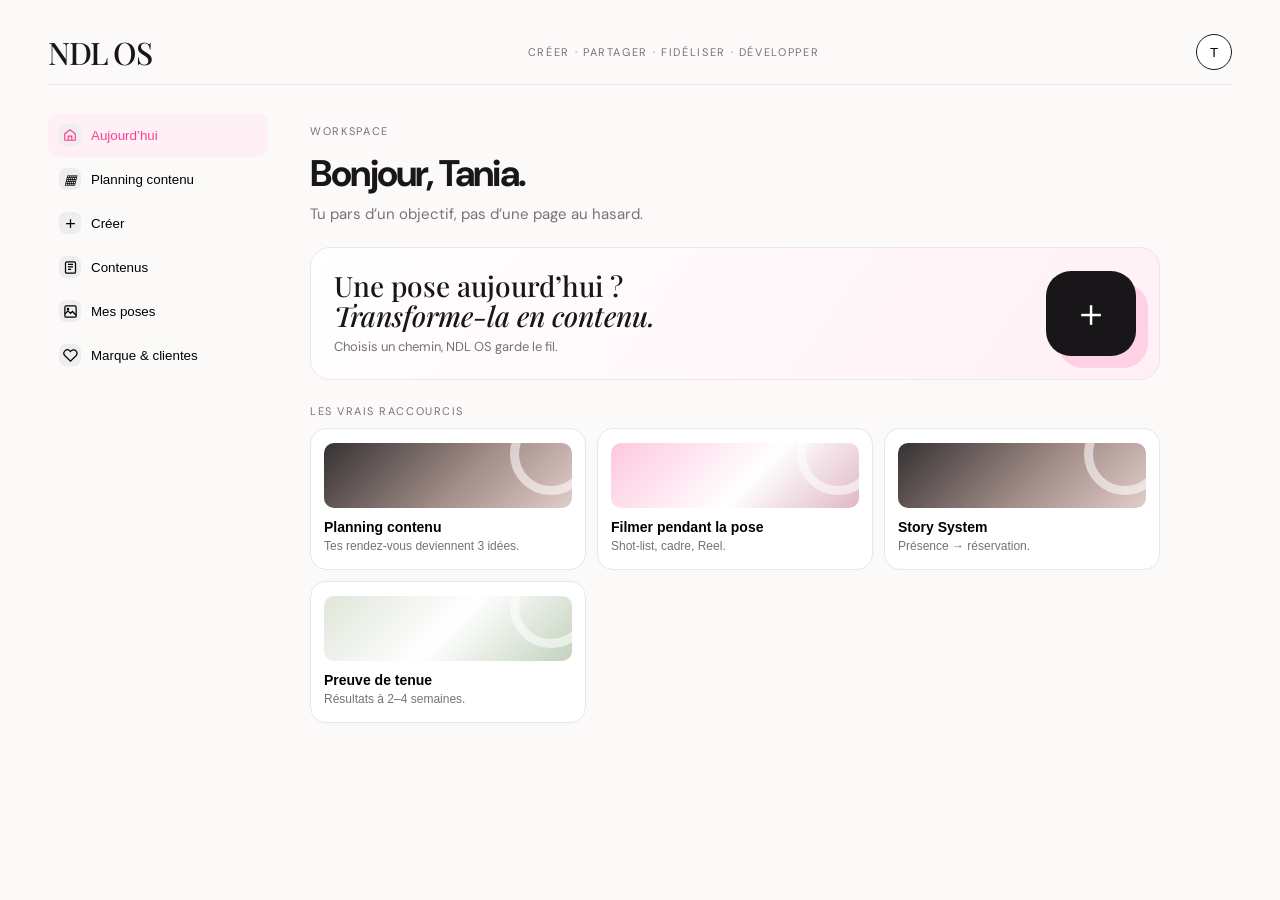
<file: studio-hygiene/index.html>
<!doctype html><html lang="fr"><head><meta charset="utf-8"><meta name="viewport" content="width=device-width,initial-scale=1"><title>NDL OS — Studio</title><style>@import url('https://fonts.googleapis.com/css2?family=DM+Sans:wght@400;500;600;700&family=Playfair+Display:ital,wght@0,500;1,500&display=swap');:root{--ink:#181618;--muted:#777178;--line:#e9e6e7;--pink:#ff3e91;--blush:#fff0f6}*{box-sizing:border-box}body{margin:0;background:#fbfaf9;color:var(--ink);font-family:'DM Sans',Arial}.app{max-width:1240px;margin:auto;padding:20px 28px}.top{height:65px;border-bottom:1px solid var(--line);display:flex;align-items:center;justify-content:space-between}.logo{font:500 31px 'Playfair Display';letter-spacing:-1.5px}.top p,.eyebrow{font-size:11px;letter-spacing:.15em;text-transform:uppercase;color:var(--muted)}.avatar{border:1px solid var(--ink);background:white;border-radius:50%;width:36px;height:36px}.layout{display:grid;grid-template-columns:220px minmax(0,1fr);gap:42px;padding-top:28px}.side small{font-size:10px;letter-spacing:.13em;color:var(--muted);margin:12px}.side button{border:0;background:none;width:100%;text-align:left;padding:11px;border-radius:10px;font:14px inherit;display:flex;gap:10px;align-items:center}.side button.active,.side button:hover{background:var(--blush);color:var(--pink)}.ico{width:22px;height:22px;border-radius:7px;background:#efeded;display:grid;place-items:center}.main{max-width:850px;padding-bottom:80px}.title{margin:0 0 7px;font-size:37px;letter-spacing:-1.8px}.lede{margin:0 0 23px;color:var(--muted);font-size:15px}.hero{border:1px solid #f2e4ea;background:linear-gradient(125deg,#fff,#fff0f6);padding:23px;border-radius:20px;display:grid;grid-template-columns:1fr 90px;gap:18px;margin-bottom:24px}.hero h2{font:500 28px/1.07 'Playfair Display';margin:0 0 7px}.hero p{margin:0;font-size:13px;color:var(--muted);line-height:1.4}.spark{border-radius:25px;background:#181618;color:white;display:grid;place-items:center;font-size:38px;box-shadow:12px 12px #ffd1e4}.label{font-size:11px;color:var(--muted);letter-spacing:.14em;text-transform:uppercase;margin:23px 0 10px}.grid{display:grid;grid-template-columns:repeat(3,1fr);gap:11px}.card,.row,.story{border:1px solid var(--line);background:#fff;text-align:left}.card{border-radius:16px;padding:13px;min-height:142px}.card:hover,.row:hover,.story:hover{border-color:#efa6c9}.visual{height:65px;margin-bottom:11px;border-radius:10px;background:linear-gradient(135deg,#d7cdc9,#fff 55%,#c7b8b1);position:relative;overflow:hidden}.visual:after{content:'';position:absolute;width:64px;height:64px;border:9px solid #ffffff91;border-radius:50%;right:-20px;top:-30px}.pink{background:linear-gradient(135deg,#ffc7df,#fff 56%,#dfb7c6)}.dark{background:linear-gradient(135deg,#353132,#a28d88 56%,#e1cdca)}.green{background:linear-gradient(135deg,#e0e6da,#fff,#c3d2bd)}.card b{font-size:14px;display:block}.card span,.row span{color:var(--muted);font-size:12px;display:block;margin-top:4px;line-height:1.3}.rows{border:1px solid var(--line);border-radius:17px;overflow:hidden;background:#fff}.row{width:100%;border-width:0 0 1px;padding:13px;display:flex;align-items:center;gap:12px;font:inherit}.row:last-child{border:0}.thumb{width:52px;height:47px;flex:none;border-radius:9px;background:linear-gradient(135deg,#d7cdc9,#fff,#c7b8b1)}.arrow{margin-left:auto;color:var(--muted);font-size:20px}.pills{display:flex;gap:7px;overflow:auto;margin:0 0 16px}.pills button{white-space:nowrap;border:0;padding:10px 13px;border-radius:9px;background:#f0eeee;font:13px inherit}.pills button.active{background:#ffd0e4;color:#92164f}.back{border:0;background:none;padding:0;margin-bottom:16px;color:var(--muted);font:13px inherit}.primary{width:100%;border:0;border-radius:13px;background:#181618;color:white;padding:15px;font-weight:600;margin-top:14px}.notice,.panel{border:1px solid var(--line);border-radius:16px;padding:16px;background:#fff}.notice{background:var(--blush);font-size:13px}.storygrid{display:grid;grid-template-columns:repeat(4,1fr);gap:10px}.story{border-radius:13px;overflow:hidden;padding:0}.story .visual{height:120px;border-radius:0;margin:0}.story small{color:var(--pink);font-size:9px;letter-spacing:.12em;display:block;padding:9px 10px 2px}.story b{font-size:12px;display:block;padding:0 10px 10px}.preview{border:1px solid var(--line);background:#fff;padding:17px;border-radius:17px}.storypreview{min-height:370px;border-radius:13px;padding:20px;display:flex;flex-direction:column;justify-content:space-between;background:linear-gradient(145deg,#fff,#f5ecea 50%,#d8c5c0)}.storypreview h2{font:500 33px/1.04 'Playfair Display';margin:0}.photo{height:126px;border-radius:10px;background:linear-gradient(135deg,#ba978c,#f3dfda,#997568)}.bottom{display:none}.toast{position:fixed;bottom:20px;left:50%;transform:translate(-50%,120px);background:#181618;color:white;border-radius:99px;padding:12px 17px;font-size:13px;transition:.2s}.toast.show{transform:translate(-50%,0)}@media(max-width:720px){.app{padding:0 0 75px}.top{padding:0 16px;position:sticky;top:0;background:#ffffffed;z-index:2}.top p{display:none}.layout{display:block;padding:0}.side{display:none}.main{padding:21px 16px 0}.title{font-size:30px}.hero{padding:18px;grid-template-columns:1fr 62px}.hero h2{font-size:24px}.spark{font-size:26px}.grid{grid-template-columns:repeat(2,1fr);gap:9px}.card{padding:11px;min-height:130px}.visual{height:57px}.storygrid{grid-template-columns:repeat(2,1fr);gap:8px}.bottom{display:flex;position:fixed;bottom:0;left:0;right:0;height:67px;background:#fffffff0;border-top:1px solid var(--line);justify-content:space-around;z-index:3}.bottom button{border:0;background:none;font:10px inherit;color:#777;display:grid;gap:3px;justify-items:center;padding:7px}.bottom b{font-size:17px;font-weight:400}.bottom button.active{color:var(--pink)}}</style></head><body><div class="app"><header class="top"><div class="logo">NDL OS</div><p>Créer · Partager · Fidéliser · Développer</p><button class="avatar">T</button></header><div class="layout"><aside class="side"><button class="active" data-go="today"><i class="ico"><svg viewBox="0 0 24 24" width="14" height="14" fill="none" stroke="currentColor" stroke-width="2"><path d="m3 10 9-7 9 7v10a1 1 0 0 1-1 1H4a1 1 0 0 1-1-1z"/><path d="M9 21v-7h6v7"/></svg></i>Aujourd’hui</button><button type="button" data-planning><i class="ico">▦</i>Planning contenu</button><button data-go="create"><i class="ico"><svg viewBox="0 0 24 24" width="15" height="15" fill="none" stroke="currentColor" stroke-width="2"><path d="M12 5v14M5 12h14"/></svg></i>Créer</button><button data-go="content"><i class="ico"><svg viewBox="0 0 24 24" width="15" height="15" fill="none" stroke="currentColor" stroke-width="2"><rect x="4" y="3" width="16" height="18" rx="2"/><path d="M8 7h8M8 11h8M8 15h5"/></svg></i>Contenus</button><button data-go="poses"><i class="ico"><svg viewBox="0 0 24 24" width="15" height="15" fill="none" stroke="currentColor" stroke-width="2"><rect x="3" y="3" width="18" height="18" rx="2"/><path d="m3 16 5-5 4 4 3-3 6 6"/><circle cx="8" cy="8" r="1"/></svg></i>Mes poses</button><button data-go="presence"><i class="ico"><svg viewBox="0 0 24 24" width="15" height="15" fill="none" stroke="currentColor" stroke-width="2"><path d="M20.8 4.6a5.5 5.5 0 0 0-7.8 0L12 5.7l-1.1-1.1a5.5 5.5 0 0 0-7.8 7.8L12 21l8.9-8.6a5.5 5.5 0 0 0-.1-7.8z"/></svg></i>Marque & clientes</button></aside><main id="main" class="main"></main></div></div><nav class="bottom"><button class="active" data-go="today"><b><svg viewBox="0 0 24 24" width="17" height="17" fill="none" stroke="currentColor" stroke-width="2"><path d="m3 10 9-7 9 7v10H3z"/></svg></b>Aujourd’hui</button><button type="button" data-planning><b>▦</b>Planning</button><button data-go="create"><b><svg viewBox="0 0 24 24" width="17" height="17" fill="none" stroke="currentColor" stroke-width="2"><path d="M12 5v14M5 12h14"/></svg></b>Créer</button><button data-go="content"><b><svg viewBox="0 0 24 24" width="17" height="17" fill="none" stroke="currentColor" stroke-width="2"><rect x="4" y="3" width="16" height="18" rx="2"/><path d="M8 8h8M8 12h8M8 16h5"/></svg></b>Contenus</button><button data-go="poses"><b><svg viewBox="0 0 24 24" width="17" height="17" fill="none" stroke="currentColor" stroke-width="2"><rect x="3" y="3" width="18" height="18" rx="2"/><path d="m3 16 5-5 4 4 3-3 6 6"/></svg></b>Poses</button><button data-go="presence"><b><svg viewBox="0 0 24 24" width="17" height="17" fill="none" stroke="currentColor" stroke-width="2"><path d="M20.8 4.6a5.5 5.5 0 0 0-7.8 0L12 5.7l-1.1-1.1a5.5 5.5 0 0 0-7.8 7.8L12 21l8.9-8.6a5.5 5.5 0 0 0-.1-7.8z"/></svg></b>Marque</button></nav><div id="toast" class="toast"></div><script>
const $=s=>document.querySelector(s);let page='today',sub='';const links=(a)=>`<div class="grid">${a.map(x=>`<button class="card" data-sub="${x[0]}"><div class="visual ${x[3]||''}"></div><b>${x[1]}</b><span>${x[2]}</span></button>`).join('')}</div>`;const go=x=>{if(x==='create'){location.href='/studio-hygiene/creator/';return}page=x;sub='';render()};
function render(){let h='';if(page==='today')h=`<p class="eyebrow">Workspace</p><h1 class="title">Bonjour, Tania.</h1><p class="lede">Tu pars d’un objectif, pas d’une page au hasard.</p><div class="hero"><div><h2>Une pose aujourd’hui ?<br><i>Transforme-la en contenu.</i></h2><p>Choisis un chemin, NDL OS garde le fil.</p></div><div class="spark">＋</div></div><p class="label">Les vrais raccourcis</p>${links([['planning','Planning contenu','Tes rendez-vous deviennent 3 idées.','dark'],['film','Filmer pendant la pose','Shot-list, cadre, Reel.','pink'],['storypack','Story System','Présence → réservation.','dark'],['repousse','Preuve de tenue','Résultats à 2–4 semaines.','green']])}`;
if(page==='create')h=`<p class="eyebrow">Créer</p><h1 class="title">Quel est ton objectif ?</h1><p class="lede">Une seule entrée. Le bon parcours ensuite.</p>${links([['film','Pendant un rendez-vous','Filmer sans casser ton flow.','pink'],['newcontent','Partir d’un template','Story, post, carrousel, Reel.',''],['resultcreate','Partir d’un résultat','Photo, preuve, avant/après.','dark'],['copy','Trouver les mots','Hooks, légendes, CTA.','green']])}`;
if(page==='content')h=`<p class="eyebrow">Contenus</p><h1 class="title">Une bibliothèque par intention.</h1><p class="lede">Attirer, rassurer, convertir, fidéliser. Voilà le rangement logique.</p><div class="pills"><button class="active">Tout</button><button>Attirer</button><button>Rassurer</button><button>Convertir</button><button>Fidéliser</button></div>${links([['storypack','Story System','12 stories organisées par rôle.','pink'],['social','Réseaux sociaux','Posts, carrousels, covers.',''],['trust','Confiance studio','Hygiène, tarifs, règles, avis.','green'],['offers','Offres & fidélité','Carte, promos, rappels.','dark'],['copy','Hooks & légendes','Textes utiles à adapter.','pink'],['newcontent','Créer un format','Depuis le même contenu.','']])}`;
if(page==='poses')h=`<p class="eyebrow">Mes poses</p><h1 class="title">Le travail qui prouve tout.</h1><p class="lede">Résultats, avant/après et repousses restent ensemble.</p><div class="pills"><button class="active" data-sub="gallery">Résultats</button><button data-sub="beforeafter">Avant / Après</button><button data-sub="repousse">Repousses</button></div>${links([['gallery','Galerie résultats','Organise tes plus belles poses.','pink'],['beforeafter','Avant / Après','Montre la transformation.',''],['repousse','Preuves de tenue','Rassure avec du concret.','dark']])}`;
if(page==='presence')h=`<p class="eyebrow">Marque & clientes</p><h1 class="title">Tout ce que voit ta cliente.</h1><p class="lede">Ton site, tes règles et ton identité doivent se suivre, pas se disperser.</p>${links([['site','Parcours du site','Accueil → portfolio → réserver.','pink'],['trust','Confiance','Tarifs, règles, avis.',''],['offers','Fidélité','Carte, offres, rappels.','dark'],['brand','Identité','Logo, signature, déclinaisons.','green'],['client','Espace cliente','Réserver, revenir, fidéliser.','pink']])}`;
if(sub==='film')h=`<button class="back" data-back="${page}">← Retour</button><p class="eyebrow">Créer pendant la pose</p><h1 class="title">Filme sans casser le rendez-vous.</h1><p class="lede">Planifier → cadrer → filmer → monter. C’est un seul flux.</p>${links([['shot','1. Shot-list','Ce que tu dois capter.','pink'],['camera','2. Cadre live','Ne rate pas tes mains.','dark'],['structure','3. Structure Reel','Accroche, process, résultat.',''],['cover','4. Cover','Fais cliquer au premier regard.','green']])}`;
if(sub==='shot')h=`<button class="back" data-sub="film">← Filmer</button><h1 class="title">Shot-list pose complète</h1><p class="lede">Coche pendant le rendez-vous.</p><div class="rows">${['Préparation russe','Pose capsule / chablon','Application matière','Limage','French / Nail art','Top coat'].map((x,i)=>`<label class="row"><input type="checkbox" ${i===0?'checked':''} style="accent-color:var(--pink)"><b>${i+1}. ${x}</b></label>`).join('')}</div><div class="notice" style="margin-top:13px">Un plan large, un macro, un profil : c’est suffisant.</div>`;
if(sub==='camera')h=`<button class="back" data-sub="film">← Filmer</button><h1 class="title">Cadre live</h1><p class="lede">Il sert juste à sécuriser le plan.</p><div class="preview"><div class="storypreview" style="background:linear-gradient(135deg,#171717,#574c49,#c4a097);color:white"><small>9:16 · 60 s · 4K</small><div style="height:220px;border:2px dashed #ffffffb8;border-radius:14px;display:grid;place-items:center;text-align:center">Garde tes mains<br>dans cette zone</div><button class="primary" data-toast="Enregistrement prêt">Lancer l’enregistrement</button></div></div>`;
if(sub==='structure')h=`<button class="back" data-sub="film">← Filmer</button><h1 class="title">Structure ton Reel</h1><p class="lede">30 secondes, trois temps.</p><div class="rows">${[['Accroche · 0–3 sec','Stopper le scroll.'],['Processus · 3–20 sec','Montrer les étapes clés.'],['Résultat · 20–30 sec','Faire envie.']].map(x=>`<div class="row"><div><b>${x[0]}</b><span>${x[1]}</span></div><i class="arrow">☷</i></div>`).join('')}</div>`;
if(sub==='cover')h=`<button class="back" data-sub="film">← Filmer</button><h1 class="title">Choisis ta cover</h1><p class="lede">La cover donne envie de regarder. Elle ne raconte pas tout.</p><div class="preview"><div class="storypreview" style="background:linear-gradient(135deg,#171717,#897a73,#e9c7bf);color:white"><small>NDL.</small><h2>POSE<br>COMPLÈTE</h2><small>Un résultat qui mérite d’être vu.</small></div><button class="primary" data-toast="Cover sélectionnée">Utiliser cette cover</button></div>`;
if(sub==='storypack')h=`<button class="back" data-back="${page}">← Retour</button><p class="eyebrow">Pack contenu</p><h1 class="title">Story System</h1><p class="lede">Elles sont classées par rôle, plus dans un mur sans sens.</p><div class="pills"><button class="active">Attirer</button><button>Rassurer</button><button>Convertir</button><button>Fidéliser</button></div><div class="storygrid">${['Hero','Portfolio','Avant / Après','Avis cliente','Tarifs','Disponibilités','Dernière minute','Rappels','Nouveau set','Fidélité','CTA réservation','Merci'].map((x,i)=>`<button class="story" data-sub="story"><div class="visual ${i%3===0?'pink':i%3===1?'dark':''}"></div><small>${i<3?'ATTIRER':i<6?'RASSURER':i<9?'CONVERTIR':'FIDÉLISER'}</small><b>${x}</b></button>`).join('')}</div><button class="primary" data-sub="newcontent">Personnaliser le pack</button>`;
if(sub==='story')h=`<button class="back" data-sub="storypack">← Toutes les stories</button><h1 class="title">Aperçu story</h1><p class="lede">Le template est un point de départ, pas une page isolée.</p><div class="preview"><div class="storypreview"><small>NDL · VOTRE NOM</small><h2>Plus qu’une pose,<br>une attention.</h2><div class="photo"></div><button class="primary" data-sub="newcontent">Utiliser cette story →</button></div></div>`;
if(sub==='newcontent'||sub==='social')h=`<button class="back" data-back="${page}">← Retour</button><h1 class="title">Choisis ton format.</h1><p class="lede">Le contenu est le même. Tu choisis seulement sa sortie.</p>${links([['resultcreate','Photo simple','Une image forte.','pink'],['resultcreate','Carrousel','Raconter en plusieurs slides.',''],['story','Story','Rapide et verticale.','green'],['structure','Reel','Processus ou transformation.','dark']])}`;
if(sub==='resultcreate'||sub==='gallery')h=`<button class="back" data-back="${page}">← Retour</button><h1 class="title">Mes résultats</h1><p class="lede">Une galerie qui sert à créer du contenu.</p><div class="grid">${Array.from({length:9},(_,i)=>`<button class="card" data-sub="repousse" style="min-height:120px;padding:8px"><div class="visual ${i%3===0?'pink':''}" style="height:88px;margin:0"></div></button>`).join('')}</div><button class="primary" data-sub="newcontent">Créer avec ce résultat</button>`;
if(sub==='beforeafter'||sub==='repousse')h=`<button class="back" data-back="poses">← Mes poses</button><h1 class="title">${sub==='beforeafter'?'Avant / Après':'Preuve de tenue'}</h1><p class="lede">${sub==='beforeafter'?'La transformation se raconte en deux photos.':'La tenue se prouve à 2, 3 ou 4 semaines.'}</p><div class="preview"><div class="storypreview"><small>UNE TENUE QUI FAIT LA DIFFÉRENCE</small><h2>${sub==='beforeafter'?'Même mains. Nouvelle énergie.':'3 semaines plus tard'}</h2><div style="display:grid;grid-template-columns:1fr 1fr;gap:8px"><div class="photo"></div><div class="photo"></div></div><small>Tenue solide · Apex stable · Repousse nette</small></div><button class="primary" data-sub="newcontent">Créer ce contenu</button></div>`;
if(sub==='trust')h=`<button class="back" data-back="${page}">← Retour</button><h1 class="title">Confiance studio</h1><p class="lede">Ce que la cliente doit comprendre avant de réserver.</p>${links([['prices','Tarifs transparents','Prix sans flou.','pink'],['rules','Règles claires','Un cadre qui protège tout le monde.',''],['proof','Avis clientes','Preuve sociale.','dark'],['site','Hygiène & studio','Sérieux et professionnalisme.','green']])}`;
if(sub==='offers')h=`<button class="back" data-back="${page}">← Retour</button><h1 class="title">Fidélité & offres</h1><p class="lede">Faire revenir sans casser ton prix.</p>${links([['client','Carte fidélité','10 passages, une récompense.','pink'],['client','Offre spéciale','À utiliser avec intention.','']])}`;
if(sub==='copy')h=`<button class="back" data-back="${page}">← Retour</button><h1 class="title">Hooks & légendes</h1><p class="lede">Du texte prêt à adapter.</p><div class="rows">${['Cette transformation en 30 secondes… tu valides ?','La preuve qu’une bonne préparation change tout.','Du cuticule au gloss ✨','Team nude ou couleur ?','Le détail qui fait la différence : l’apex ♡'].map(x=>`<button class="row" data-toast="Texte copié"><b>${x}</b><i class="arrow">⧉</i></button>`).join('')}</div>`;
if(sub==='site')h=`<button class="back" data-back="presence">← Marque & clientes</button><h1 class="title">Un parcours client complet.</h1><p class="lede">Les pages sont là pour faire avancer la cliente, dans cet ordre.</p><div class="rows">${[['Accueil','Donne l’énergie et dirige.'],['Portfolio','Prouve ton niveau.'],['Prestations & tarifs','Clarifie le choix.'],['Règles','Cadre l’expérience.'],['À propos','Ajoute confiance.'],['Réservation','Transforme l’intérêt en créneau.']].map(x=>`<button class="row" data-toast="Page ajoutée"><div><b>${x[0]}</b><span>${x[1]}</span></div><i class="arrow">›</i></button>`).join('')}</div>`;
if(['prices','rules','proof'].includes(sub))h=`<button class="back" data-back="presence">← Marque & clientes</button><h1 class="title">${sub==='prices'?'Tarifs simples.':sub==='rules'?'Règles du studio.':'Ce que disent tes clientes.'}</h1><p class="lede">${sub==='prices'?'La cliente comprend avant de t’écrire.':sub==='rules'?'Un cadre clair, sans froideur.':'Le meilleur contenu de conversion.'}</p><div class="panel">${sub==='prices'?[['Pose classique','50 €'],['Gainage','55 €'],['Semi-permanent','40 €'],['Dépose','20 €']].map(x=>`<div class="row" style="padding:12px 0"><b>${x[0]}</b><b style="margin-left:auto">${x[1]}</b></div>`).join(''):sub==='rules'?['Arriver à l’heure','Prévenir 24h avant','Respect & bienveillance','Paiement'].map(x=>`<div class="row"><b>${x}</b></div>`).join(''):`<h2 style="font:500 24px/1.2 'Playfair Display';margin:0">“ Des ongles parfaits, un accueil incroyable et une vraie attention aux détails. ”</h2><p style="color:var(--muted)">Camille D. · ★★★★★</p>`}</div><button class="primary" data-toast="Ajouté">Utiliser</button>`;
if(sub==='brand')h=`<button class="back" data-back="presence">← Marque & clientes</button><h1 class="title">Identité de marque</h1><p class="lede">Les quatre déclinaisons dont tu as vraiment besoin.</p><div class="grid">${['NDL','NDL NAIL ARTIST','Ⓝ','NDL OS'].map(x=>`<div class="panel" style="height:140px;display:grid;place-items:center;font:500 27px 'Playfair Display';text-align:center">${x}</div>`).join('')}</div>`;
if(sub==='client')h=`<button class="back" data-back="presence">← Marque & clientes</button><h1 class="title">Espace cliente</h1><p class="lede">Après la réservation, elle retrouve tout ici.</p><div class="preview"><div class="storypreview" style="background:white"><small>NDL OS</small><h2>Bonjour ♡<br>Prête pour ta prochaine pose ?</h2>${links([['site','Réserver',''],['poses','Mes rendez-vous',''],['offers','Carte fidélité',''],['gallery','Mon portfolio','']])}</div></div>`;
$('#main').innerHTML=h;document.querySelectorAll('[data-go]').forEach(e=>e.onclick=()=>go(e.dataset.go));document.querySelectorAll('[data-planning]').forEach(e=>e.onclick=()=>location.href='/studio-hygiene/planning/');document.querySelectorAll('[data-sub]').forEach(e=>e.onclick=()=>{if(e.dataset.sub==='planning'){location.href='/studio-hygiene/planning/';return}if(e.dataset.sub==='storypack'){location.href='/studio-hygiene/content-library/';return}if(e.dataset.sub==='film'){location.href='/studio-hygiene/nail-cam/';return}sub=e.dataset.sub;render()});document.querySelectorAll('[data-back]').forEach(e=>e.onclick=()=>{page=e.dataset.back;sub='';render()});document.querySelectorAll('[data-toast]').forEach(e=>e.onclick=()=>toast(e.dataset.toast));document.querySelectorAll('[data-go]').forEach(e=>e.classList.toggle('active',e.dataset.go===page))}function toast(t){let e=$('#toast');e.textContent=t;e.classList.add('show');setTimeout(()=>e.classList.remove('show'),1800)}render();</script></body></html>
</file>
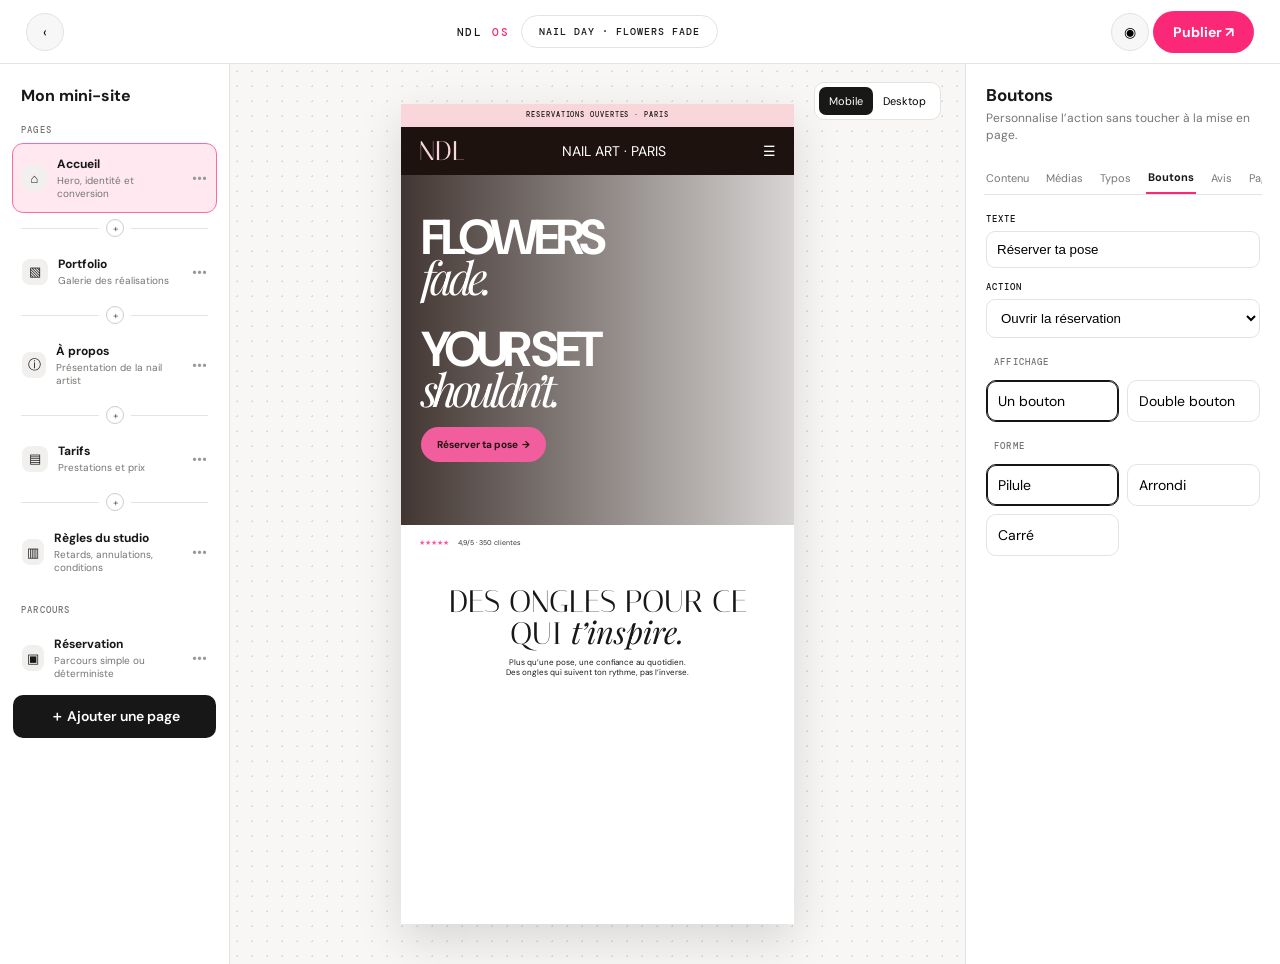
<file: studio/index.html>
<!doctype html>
<html lang="fr"><head><meta charset="utf-8"><meta name="viewport" content="width=device-width,initial-scale=1"><title>NDL OS · Site Studio</title><style>
@import url('https://fonts.googleapis.com/css2?family=DM+Mono:wght@400;500&family=DM+Sans:wght@400;500;600;700&family=Italiana&family=Playfair+Display:ital,wght@0,400;1,400&display=swap');
:root{--bg:#f8f7f5;--ink:#181817;--line:#e5e3e1;--mute:#777571;--hot:#fa2876;--pale:#ffe8f0;--sans:'DM Sans',sans-serif;--mono:'DM Mono',monospace;--serif:Italiana,serif;--script:'Playfair Display',serif}*{box-sizing:border-box}body{margin:0;background:var(--bg);color:var(--ink);font:14px var(--sans)}button{font:inherit;cursor:pointer}.bar{height:64px;background:white;border-bottom:1px solid var(--line);display:flex;align-items:center;justify-content:space-between;padding:0 26px}.back,.round{width:38px;height:38px;border-radius:99px;border:1px solid var(--line);background:#f7f7f8}.project{display:flex;align-items:center;gap:12px}.project b{font:500 11px var(--mono);letter-spacing:.16em}.tag{padding:9px 17px;border:1px solid var(--line);border-radius:99px;font:500 10px var(--mono);letter-spacing:.1em}.publish{border:0;border-radius:99px;background:var(--hot);color:white;padding:12px 20px;font-weight:700}.app{display:grid;grid-template-columns:230px 1fr 315px;min-height:calc(100vh - 64px)}.tree{background:#fff;border-right:1px solid var(--line);padding:21px 13px}.tree h2{margin:0 8px 17px;font-size:16px}.hint{font:500 9px var(--mono);letter-spacing:.13em;color:var(--mute);text-transform:uppercase;margin:18px 8px 8px}.page{display:flex;align-items:center;gap:10px;padding:12px 9px;border-radius:10px;margin:3px 0}.page.active{background:var(--pale);outline:1px solid #ff69a0}.page .ico{width:26px;height:26px;border-radius:8px;background:#f1f0ef;display:grid;place-items:center;font-size:13px}.page b{display:block;font-size:12px}.page small{display:block;font-size:10px;color:var(--mute);margin-top:2px}.more{margin-left:auto;color:#999}.insert{display:flex;align-items:center;gap:7px;padding:4px 8px;margin:1px 0;color:#9c9996;font-size:10px}.insert:before,.insert:after{content:'';height:1px;background:var(--line);flex:1}.plus{width:18px;height:18px;border:1px solid #cfcdca;border-radius:50%;background:#fff;color:#666}.canvas{position:relative;display:grid;place-items:start center;padding:40px 20px;background:radial-gradient(#dcdad8 1px,transparent 1px) 0 0/15px 15px;overflow:auto}.device-toggle{position:absolute;right:24px;top:18px;border:1px solid var(--line);background:#fff;border-radius:10px;padding:4px}.device-toggle button{border:0;background:transparent;border-radius:7px;padding:7px 10px;font-size:11px}.device-toggle .on{background:#181817;color:#fff}.phone{width:393px;min-height:820px;background:#fff;box-shadow:0 16px 44px #0002;overflow:hidden}.p-notice{height:23px;padding-top:6px;background:#f8d6da;text-align:center;font:500 7px var(--mono);letter-spacing:.13em}.p-nav{height:48px;background:#1d120e;color:white;padding:0 18px;display:flex;align-items:center;justify-content:space-between}.p-logo{font:27px var(--serif);color:#f8d6da}.hero{height:350px;background:linear-gradient(90deg,#21130ed9,#21130e2d),url('https://ndl-nail-studio-paris.taniasrha.chatgpt.sitehttps://ndl-nail-studio-paris.taniasrha.chatgpt.site/assets/hero-peonies.png') center/cover;color:white;padding:43px 20px}.hero h1{margin:0;font:700 49px/.78 var(--sans);letter-spacing:-.1em;text-transform:uppercase}.hero em{display:block;font:italic 45px/.9 var(--script);font-weight:400;text-transform:none}.hero .space{display:block;margin-top:33px}.preview-button{border:0;margin-top:19px;border-radius:99px;background:#f25d9e;color:#20130e;padding:11px 16px;font-size:10px;font-weight:700}.preview-button.outline{background:transparent;border:1px solid #27130e;color:#27130e}.hero .preview-button.outline{border-color:#fff;color:#fff}.reviews{display:flex;gap:9px;align-items:center;padding:13px 18px;font-size:7px;color:#363230}.reviews .star{color:#f25d9e}.preview-section{padding:28px 18px}.preview-section h2{margin:0;text-align:center;font:31px/.93 var(--serif);text-transform:uppercase}.preview-section h2 em{font-family:var(--script);font-style:italic;text-transform:none}.preview-section p{text-align:center;font-size:8px;line-height:1.35}.preview-grid{display:grid;grid-template-columns:repeat(3,1fr);gap:5px;margin-top:17px}.nail{height:93px;background:url('https://ndl-nail-studio-paris.taniasrha.chatgpt.sitehttps://ndl-nail-studio-paris.taniasrha.chatgpt.site/assets/hero-peonies.png') 70% 60%/270%}.nail:nth-child(2){background-position:57%}.nail:nth-child(3){background-position:89%}.quote{display:none;background:#ffe4e8;text-align:center;padding:22px 14px}.quote.show{display:block}.quote p{margin:4px 0;font:italic 19px/1.1 var(--script)}.panel{background:#fff;border-left:1px solid var(--line);padding:20px;overflow:auto}.panel h1{font-size:17px;margin:0 0 4px}.panel>p{margin:0 0 18px;font-size:12px;color:var(--mute);line-height:1.4}.tabs{display:flex;border-bottom:1px solid var(--line);gap:13px;margin:0 -2px 18px;overflow:auto}.tabs button{padding:8px 2px;border:0;background:none;white-space:nowrap;font-size:11px;color:#777}.tabs button.on{color:#181817;font-weight:700;border-bottom:2px solid var(--hot)}.box{border:1px solid var(--line);border-radius:11px;padding:12px;margin:10px 0}.box b{display:block;font-size:12px}.box small{color:var(--mute);font-size:10px}.choices{display:grid;grid-template-columns:1fr 1fr;gap:8px;margin:12px 0}.choice{border:1px solid var(--line);background:#fff;border-radius:10px;padding:11px;text-align:left}.choice.on{border-color:#151515;box-shadow:inset 0 0 0 1px #151515}.choice .shape{height:23px;background:#171717;margin-bottom:7px}.shape.pill{border-radius:99px}.shape.square{border-radius:3px}.shape.soft{border-radius:11px}.field{margin:13px 0}.field label{font:500 9px var(--mono);letter-spacing:.12em;text-transform:uppercase;display:block;margin-bottom:6px}.field input,.field select{width:100%;border:1px solid var(--line);border-radius:9px;padding:10px;background:white}.add-page{width:100%;background:#171717;color:white;border:0;border-radius:10px;padding:12px;font-weight:600}.modal{display:none;position:fixed;z-index:9;inset:0;background:#15151540;place-items:center}.modal.open{display:grid}.sheet{width:min(430px,calc(100vw - 30px));background:#fff;border-radius:21px;padding:22px;box-shadow:0 16px 45px #0003}.sheet header{display:flex;justify-content:space-between;align-items:start}.sheet h2{margin:0;font-size:23px}.sheet p{margin:4px 0 16px;color:#777;font-size:12px}.template-list{display:grid;gap:8px}.template{display:flex;align-items:center;gap:11px;border:1px solid var(--line);border-radius:12px;padding:11px;background:#fff;text-align:left}.template strong{font-size:13px}.template span{display:block;font-size:10px;color:#777;margin-top:3px}.template .mini{width:34px;height:34px;border-radius:9px;background:#f8dce6;display:grid;place-items:center}.close{border:0;background:#f5f4f3;border-radius:99px;width:30px;height:30px}@media(max-width:830px){.bar{height:57px;padding:0 13px}.project .tag{display:none}.app{display:block}.tree{display:none}.canvas{min-height:calc(100vh - 57px);padding:16px 0 315px}.device-toggle{display:none}.phone{width:100%;min-height:0;box-shadow:none}.panel{position:fixed;z-index:5;bottom:0;left:0;right:0;height:286px;border-left:0;border-top:1px solid var(--line);border-radius:20px 20px 0 0;box-shadow:0 -8px 28px #0002}.panel:before{content:'';display:block;width:37px;height:4px;background:#d8d4d2;border-radius:99px;margin:0 auto 12px}.choices{grid-template-columns:repeat(3,1fr)}.hero{height:330px}.publish{padding:10px 15px}.phone .p-notice{padding-top:6px}}
</style></head><body><header class="bar"><button class="back">‹</button><div class="project"><b>NDL <span style="color:#fa2876">OS</span></b><span class="tag">NAIL DAY · FLOWERS FADE</span></div><div><button class="round">◉</button> <button class="publish" onclick="alert('Ta version est prête à publier.')">Publier ↗</button></div></header><main class="app"><aside class="tree"><h2>Mon mini-site</h2><p class="hint">Pages</p><div class="page active"><span class="ico">⌂</span><span><b>Accueil</b><small>Hero, identité et conversion</small></span><span class="more">•••</span></div><div class="insert"><button class="plus" onclick="openAdd('Accueil')">+</button></div><div class="page"><span class="ico">▧</span><span><b>Portfolio</b><small>Galerie des réalisations</small></span><span class="more">•••</span></div><div class="insert"><button class="plus" onclick="openAdd('Portfolio')">+</button></div><div class="page"><span class="ico">ⓘ</span><span><b>À propos</b><small>Présentation de la nail artist</small></span><span class="more">•••</span></div><div class="insert"><button class="plus" onclick="openAdd('À propos')">+</button></div><div class="page"><span class="ico">▤</span><span><b>Tarifs</b><small>Prestations et prix</small></span><span class="more">•••</span></div><div class="insert"><button class="plus" onclick="openAdd('Tarifs')">+</button></div><div class="page"><span class="ico">▥</span><span><b>Règles du studio</b><small>Retards, annulations, conditions</small></span><span class="more">•••</span></div><p class="hint">Parcours</p><div class="page"><span class="ico">▣</span><span><b>Réservation</b><small>Parcours simple ou déterministe</small></span><span class="more">•••</span></div><button class="add-page" onclick="openAdd('fin')">＋ Ajouter une page</button></aside><section class="canvas"><div class="device-toggle"><button class="on">Mobile</button><button>Desktop</button></div><article class="phone"><div class="p-notice">RÉSERVATIONS OUVERTES · PARIS</div><div class="p-nav"><span class="p-logo">NDL</span><span>NAIL ART · PARIS</span><span>☰</span></div><section class="hero"><h1>Flowers <em>fade.</em><span class="space">Your set</span><em>shouldn’t.</em></h1><button class="preview-button" id="oneButton">Réserver ta pose&nbsp; →</button><button class="preview-button outline" id="twoButton" style="display:none">Voir le portfolio</button></section><div class="reviews" id="reviewLine"><span class="star">★★★★★</span><span>4,9/5 · 350 clientes</span></div><section class="quote" id="reviewQuote"><small>“</small><p>Je viens autant pour mes ongles<br>que pour l’expérience.</p><small>— CLARA D.</small></section><section class="preview-section"><h2>Des ongles pour ce qui <em>t’inspire.</em></h2><p>Plus qu’une pose, une confiance au quotidien.<br>Des ongles qui suivent ton rythme, pas l’inverse.</p><div class="preview-grid"><div class="nail"></div><div class="nail"></div><div class="nail"></div></div></section></article></section><aside class="panel"><h1 id="panelTitle">Boutons</h1><p id="panelDescription">Personnalise l’action sans toucher à la mise en page.</p><div class="tabs"><button onclick="showTab('content',this)">Contenu</button><button onclick="showTab('media',this)">Médias</button><button onclick="showTab('type',this)">Typos</button><button class="on" onclick="showTab('buttons',this)">Boutons</button><button onclick="showTab('reviews',this)">Avis</button><button onclick="showTab('pages',this)">Pages</button></div><div id="controls"></div></aside></main><div class="modal" id="modal"><section class="sheet"><header><div><h2>Ajouter une page</h2><p id="place">Après Accueil</p></div><button class="close" onclick="closeAdd()">×</button></header><div class="template-list"><button class="template" onclick="addPage('Portfolio','Galerie de tes réalisations')"><span class="mini">▧</span><span><strong>Portfolio</strong><span>16 variantes disponibles</span></span></button><button class="template" onclick="addPage('À propos','Ton histoire et ton univers')"><span class="mini">ⓘ</span><span><strong>À propos</strong><span>16 variantes disponibles</span></span></button><button class="template" onclick="addPage('Règles','Retards, annulations, conditions')"><span class="mini">▥</span><span><strong>Règles du studio</strong><span>16 variantes disponibles</span></span></button><button class="template" onclick="addPage('Tarifs','Prestations et prix')"><span class="mini">▤</span><span><strong>Tarifs</strong><span>3 variantes disponibles</span></span></button></div></section></div><script>
const controls=document.getElementById('controls');let insertion='';
const view={buttons:`<div class="field"><label>Texte</label><input value="Réserver ta pose"></div><div class="field"><label>Action</label><select><option>Ouvrir la réservation</option><option>Voir le portfolio</option><option>Voir les disponibilités</option><option>Instagram</option></select></div><p class="hint">Affichage</p><div class="choices"><button class="choice on" onclick="setButtons('one')"><i class="shape pill"></i>Un bouton</button><button class="choice" onclick="setButtons('two')"><i class="shape pill"></i>Double bouton</button></div><p class="hint">Forme</p><div class="choices"><button class="choice on" onclick="shape('pill',this)"><i class="shape pill"></i>Pilule</button><button class="choice" onclick="shape('soft',this)"><i class="shape soft"></i>Arrondi</button><button class="choice" onclick="shape('square',this)"><i class="shape square"></i>Carré</button></div>`,reviews:`<div class="box"><b>La preuve sociale peut changer de format.</b><small>Tu choisis celui qui correspond à la page.</small></div><div class="choices"><button class="choice on" onclick="review('line',this)"><b>Compact</b><small>★★★★★ 4,9 · 350 clientes</small></button><button class="choice" onclick="review('quote',this)"><b>Éditorial</b><small>Une citation pleine largeur</small></button><button class="choice" onclick="review('none',this)"><b>Aucun</b><small>Hero totalement clean</small></button></div><div class="field"><label>Lien</label><input value="Lien vers tes vrais avis"></div>`,pages:`<div class="box"><b>Une page = un objectif.</b><small>La fille clique sur + entre deux pages, choisit le type, puis la variante. Fini.</small></div><button class="add-page" onclick="openAdd('fin')">＋ Ajouter une page</button><p class="hint">Visibilité</p><div class="box"><b>Portfolio</b><small>Visible · Variante 04</small></div><div class="box"><b>À propos</b><small>Visible · Variante 07</small></div>`,content:`<div class="field"><label>Titre</label><input value="Flowers fade. Your set shouldn’t."></div><div class="field"><label>CTA</label><input value="Réserver ta pose"></div>`,media:`<div class="box"><b>Photo Flowers Fade 01</b><small>Portrait · recadrage centré</small></div><button class="add-page">Remplacer la photo</button>`,type:`<div class="choices"><button class="choice on"><b>Signature</b><small>Sans serif + italique</small></button><button class="choice"><b>Editorial</b><small>Serif + calligraphie</small></button></div>`};
function showTab(k,b){document.querySelectorAll('.tabs button').forEach(x=>x.classList.remove('on'));b.classList.add('on');document.getElementById('panelTitle').textContent={buttons:'Boutons',reviews:'Avis clientes',pages:'Pages',content:'Contenu',media:'Médias',type:'Typographies'}[k];document.getElementById('panelDescription').textContent={buttons:'Personnalise l’action sans toucher à la mise en page.',reviews:'Choisis une preuve sociale adaptée à ce template.',pages:'Ajoute une page ou insère-la exactement où tu veux.',content:'Les mots visibles dans le site.',media:'Tes images et leur cadrage.',type:'Uniquement les variantes validées pour la collection.'}[k];controls.innerHTML=view[k]};
function setButtons(x){document.getElementById('twoButton').style.display=x==='two'?'inline-block':'none';document.querySelectorAll('.choice').forEach(e=>e.classList.remove('on'));event.currentTarget.classList.add('on')};function shape(x,b){document.querySelectorAll('.preview-button').forEach(e=>{e.className='preview-button '+(e.id==='twoButton'?'outline ':'')+x});document.querySelectorAll('.choice').forEach(e=>e.classList.remove('on'));b.classList.add('on')};function review(x,b){document.getElementById('reviewLine').style.display=x==='line'?'flex':'none';document.getElementById('reviewQuote').classList.toggle('show',x==='quote');document.querySelectorAll('.choice').forEach(e=>e.classList.remove('on'));b.classList.add('on')};function openAdd(where){insertion=where;document.getElementById('place').textContent=where==='fin'?'À la fin du site':'Après '+where;document.getElementById('modal').classList.add('open')};function closeAdd(){document.getElementById('modal').classList.remove('open')};function addPage(name,small){closeAdd();let p=document.createElement('div');p.className='page';p.innerHTML='<span class="ico">＋</span><span><b>'+name+'</b><small>'+small+'</small></span><span class="more">•••</span>';let tree=document.querySelector('.tree');tree.insertBefore(p,tree.querySelector('.hint:nth-of-type(2)')||tree.lastElementChild);alert(name+' ajoutée. Tu choisis maintenant sa variante.')}showTab('buttons',document.querySelector('.tabs button:nth-child(4)'));
</script></body></html>
</file>
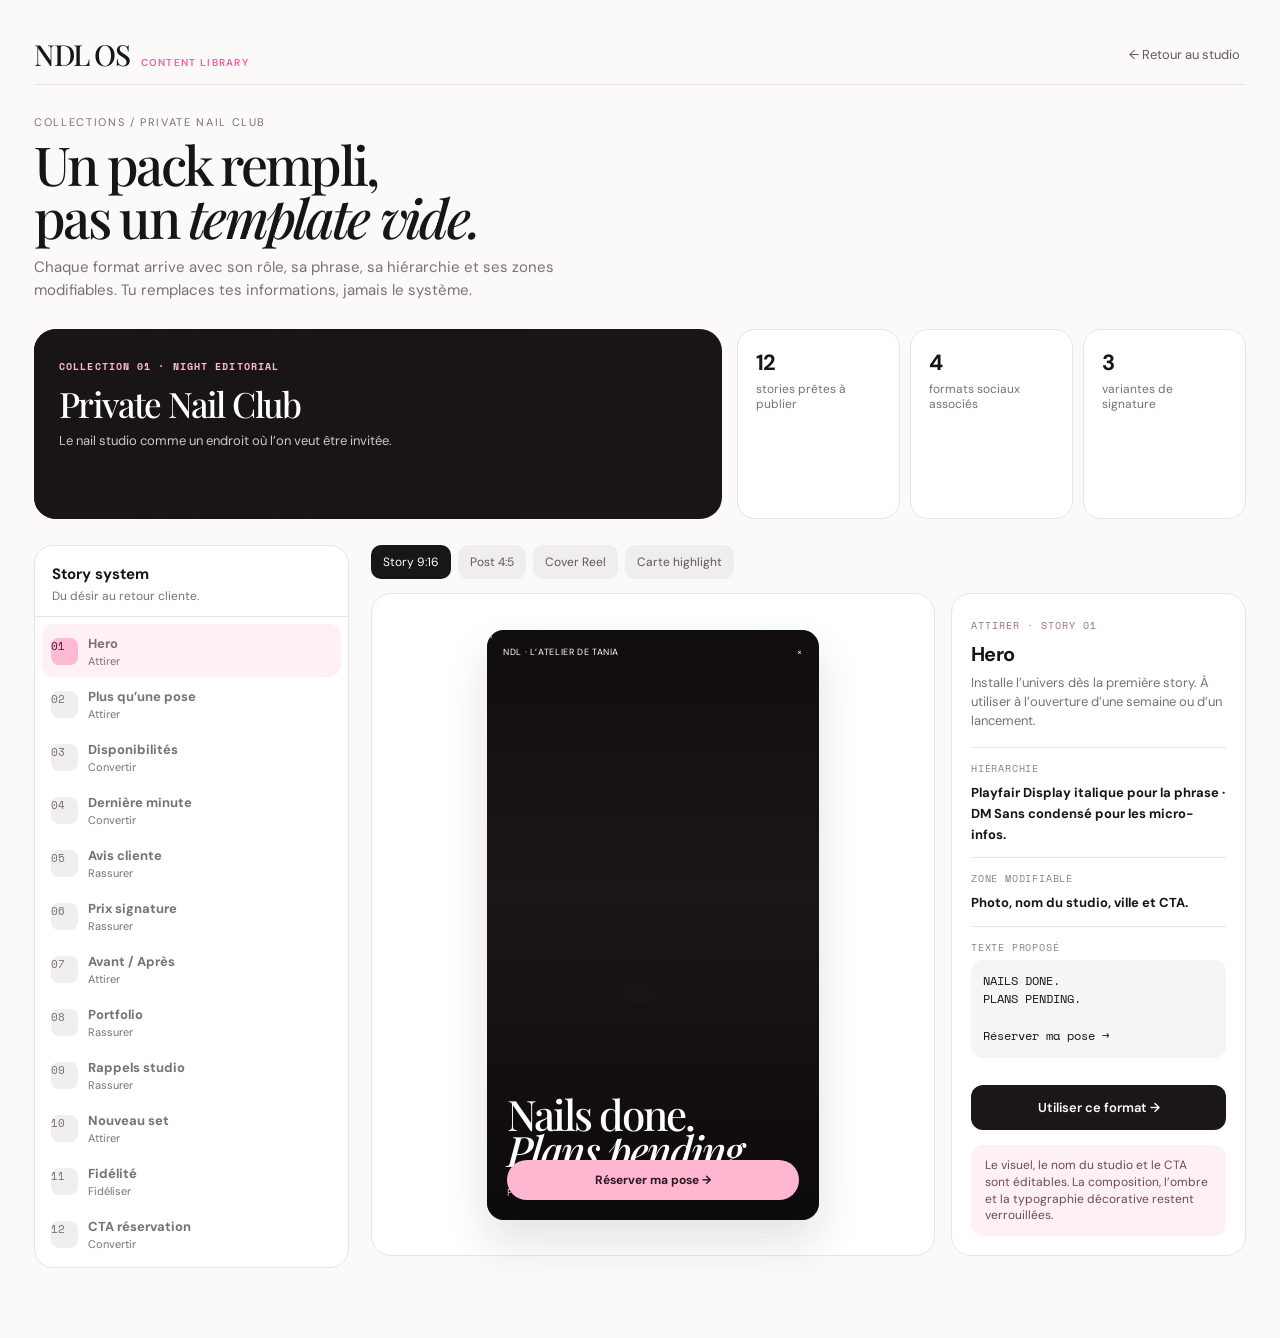
<file: studio-hygiene/content-library/index.html>
<!doctype html>
<html lang="fr">
<head>
  <meta charset="utf-8"><meta name="viewport" content="width=device-width,initial-scale=1">
  <title>NDL OS — Private Nail Club</title>
  <link rel="icon" type="image/svg+xml" href="data:image/svg+xml,%3Csvg xmlns='http://www.w3.org/2000/svg' viewBox='0 0 64 64'%3E%3Crect width='64' height='64' rx='17' fill='%23111012'/%3E%3Cpath d='M17 45V19h5l20 18V19h5v26h-5L22 27v18z' fill='%23ffb6ce'/%3E%3C/svg%3E">
  <style>
    @import url('https://fonts.googleapis.com/css2?family=DM+Sans:wght@400;500;600;700&family=Playfair+Display:ital,wght@0,500;0,600;1,500;1,600&family=Space+Mono:wght@400;700&display=swap');
    :root{--ink:#171517;--muted:#777176;--line:#e8e4e6;--paper:#fbfaf9;--pink:#ff579b;--blush:#fff0f6}*{box-sizing:border-box}body{margin:0;font-family:'DM Sans',Arial,sans-serif;color:var(--ink);background:var(--paper)}button{font:inherit;cursor:pointer}.app{max-width:1320px;margin:auto;padding:24px 34px 70px}.top{height:61px;display:flex;align-items:center;justify-content:space-between;border-bottom:1px solid var(--line)}.brand{font:500 29px 'Playfair Display';letter-spacing:-1.5px}.brand small{font:600 10px 'DM Sans';letter-spacing:.13em;margin-left:6px;color:var(--pink)}.back{border:0;background:transparent;color:#5f595d;font-size:13px}.crumb{margin:30px 0 9px;font-size:11px;letter-spacing:.15em;text-transform:uppercase;color:var(--muted)}h1{margin:0;font:500 clamp(35px,4.2vw,58px)/.98 'Playfair Display';letter-spacing:-2.7px}h1 em{font-style:italic}.lead{max-width:600px;margin:13px 0 28px;color:var(--muted);font-size:15px;line-height:1.5}.intro{display:grid;grid-template-columns:1.15fr .85fr;gap:15px;margin-bottom:26px}.collection{border-radius:22px;min-height:190px;padding:25px;overflow:hidden;position:relative;background:#181417;color:white}.collection:after{content:'';position:absolute;inset:0;background:linear-gradient(90deg,#181417 15%,#181417b5 44%,transparent 73%),url('https://ndl-nail-studio-paris.taniasrha.chatgpt.site/assets/private-nail-club-champagne.png') center 44%/cover}.collection>*{position:relative;z-index:1}.kicker{font:600 10px 'Space Mono';letter-spacing:.11em;color:#ffbbd5;text-transform:uppercase}.collection h2{max-width:370px;margin:12px 0 0;font:500 35px/.98 'Playfair Display';letter-spacing:-1.6px}.collection p{margin:10px 0 0;color:#d1c7cb;font-size:13px}.metrics{display:grid;grid-template-columns:repeat(3,1fr);gap:10px}.metric{border:1px solid var(--line);border-radius:18px;background:#fff;padding:18px}.metric b{display:block;font-size:22px;letter-spacing:-1px}.metric span{display:block;margin-top:5px;color:var(--muted);font-size:12px;line-height:1.25}.workspace{display:grid;grid-template-columns:315px minmax(0,1fr);gap:22px;align-items:start}.side{border:1px solid var(--line);background:#fff;border-radius:19px;overflow:hidden}.side-head{padding:17px 17px 12px;border-bottom:1px solid var(--line)}.side-head b{font-size:15px}.side-head p{margin:4px 0 0;font-size:12px;color:var(--muted)}.templates{padding:7px}.template{width:100%;display:flex;gap:10px;padding:9px;border:0;border-radius:12px;background:transparent;text-align:left;align-items:center}.template:hover,.template.active{background:#fff0f6}.num{flex:none;width:27px;height:27px;border-radius:8px;background:#f1eeee;display:grid;place-items:center;font:10px 'Space Mono';color:#625c60}.template.active .num{background:#ffb9d3;color:#4c1d30}.template b{font-size:13px;display:block}.template span{font-size:11px;color:var(--muted);display:block;margin-top:2px}.work{min-width:0}.tabs{display:flex;gap:7px;margin:0 0 14px;overflow:auto}.tabs button{border:0;border-radius:10px;background:#efeded;color:#5d565a;padding:9px 12px;font-size:12px;white-space:nowrap}.tabs button.active{background:#191619;color:#fff}.canvas-wrap{display:grid;grid-template-columns:minmax(0,1fr) 295px;gap:16px}.canvas-area{min-height:600px;border:1px solid var(--line);border-radius:20px;background:#fff;padding:24px;display:grid;place-items:center}.story{width:min(100%,332px);aspect-ratio:9/16;min-height:500px;position:relative;overflow:hidden;border-radius:17px;background:#1a1518;color:white;box-shadow:0 22px 45px #26131c20}.story .image{position:absolute;inset:0;background:url('https://ndl-nail-studio-paris.taniasrha.chatgpt.site/assets/private-nail-club-champagne.png') center/cover}.story .shade{position:absolute;inset:0;background:linear-gradient(180deg,#05040472,transparent 45%,#080607b9)}.story .topline{position:absolute;top:16px;left:16px;right:16px;z-index:2;display:flex;justify-content:space-between;font-size:9px;letter-spacing:.07em}.story .micro{position:absolute;z-index:2;left:20px;right:20px;bottom:21px;font:9px 'Space Mono';letter-spacing:.08em;text-transform:uppercase;color:#f7c4d5}.story .story-title{position:absolute;z-index:2;left:20px;right:20px;bottom:51px;font:500 42px/.87 'Playfair Display';letter-spacing:-2px}.story .story-title em{font-style:italic}.story .cta{position:absolute;z-index:2;bottom:20px;left:20px;right:20px;padding:12px;text-align:center;border-radius:99px;background:#ffb7d1;color:#2c1720;font-size:12px;font-weight:700}.story.split{background:#f9f4f3;color:#181317}.story.split .image{inset:auto 0 0;height:49%;filter:saturate(.75)}.story.split .shade{background:linear-gradient(180deg,#f9f4f3 0 52%,transparent 80%)}.story.split .story-title{top:94px;bottom:auto;font-size:35px}.story.split .micro{top:55px;bottom:auto;color:#9e526d}.story.split .cta{background:#1c1719;color:#fff}.story.price{background:#fbf9f6;color:#1c1719}.story.price .image{display:none}.story.price .shade{display:none}.story.price .micro{top:68px;bottom:auto;color:#d74f85}.story.price .story-title{top:105px;bottom:auto;font-size:43px}.story.price .price-big{position:absolute;z-index:2;top:215px;left:20px;font:500 60px/.8 'Playfair Display';letter-spacing:-4px}.story.price .checks{position:absolute;top:297px;left:20px;right:20px;font-size:12px;line-height:2.1}.story.price .cta{background:#ffc5db}.story.quote{background:#fff3f6;color:#22191d}.story.quote .image{display:none}.story.quote .shade{display:none}.story.quote .quote-mark{position:absolute;z-index:2;top:56px;left:20px;font:500 51px 'Playfair Display';color:#f276a8}.story.quote .story-title{top:128px;bottom:auto;font-size:31px;line-height:1.03;letter-spacing:-1.5px}.story.quote .micro{color:#9f607a;bottom:68px}.story.quote .cta{background:#22191d;color:#fff}.detail{border:1px solid var(--line);border-radius:20px;background:#fff;padding:19px}.detail .label{font:10px 'Space Mono';letter-spacing:.1em;color:#a06c80;text-transform:uppercase}.detail h3{margin:7px 0 7px;font-size:20px;letter-spacing:-.7px}.detail>p{margin:0 0 16px;color:var(--muted);font-size:13px;line-height:1.45}.rule{border-top:1px solid var(--line);padding:13px 0}.rule:last-of-type{padding-bottom:0}.rule small{display:block;color:#888185;font:10px 'Space Mono';letter-spacing:.08em;text-transform:uppercase;margin-bottom:5px}.rule b{font-size:13px;line-height:1.4}.copy{border-radius:12px;background:#f7f4f4;padding:12px;font:12px/1.55 'Space Mono';white-space:pre-line}.button{width:100%;border:0;border-radius:12px;background:#1b1719;color:#fff;padding:14px;margin-top:14px;font-size:13px;font-weight:600}.note{margin-top:15px;padding:12px 14px;border-radius:12px;background:#fff0f6;color:#6f4757;font-size:12px;line-height:1.4}.toast{position:fixed;bottom:25px;left:50%;transform:translate(-50%,130px);background:#171417;color:white;border-radius:999px;padding:12px 16px;font-size:13px;transition:.25s}.toast.show{transform:translate(-50%,0)}@media(max-width:830px){.app{padding:16px 16px 50px}.intro,.workspace,.canvas-wrap{grid-template-columns:1fr}.metrics{grid-template-columns:repeat(3,1fr)}.side{display:flex;overflow:auto}.side-head{min-width:160px;border-bottom:0;border-right:1px solid var(--line)}.templates{display:flex;min-width:max-content}.template{width:142px;align-items:flex-start}.canvas-area{min-height:540px;padding:16px}.detail{order:-1}.story{min-height:475px}.top{height:52px}h1{font-size:42px}.collection h2{font-size:29px}}@media(max-width:420px){.metrics{gap:6px}.metric{padding:12px}.metric b{font-size:18px}.metric span{font-size:10px}.collection{min-height:172px;padding:19px}.canvas-area{margin:0 -2px}.story{width:100%;max-width:320px}}
  </style>
</head>
<body><div class="app"><header class="top"><div class="brand">NDL OS <small>CONTENT LIBRARY</small></div><button class="back" onclick="location.href='/studio-hygiene/'">← Retour au studio</button></header>
  <p class="crumb">Collections / Private Nail Club</p><h1>Un pack rempli,<br>pas un <em>template vide.</em></h1><p class="lead">Chaque format arrive avec son rôle, sa phrase, sa hiérarchie et ses zones modifiables. Tu remplaces tes informations, jamais le système.</p>
  <section class="intro"><div class="collection"><span class="kicker">Collection 01 · Night editorial</span><h2>Private Nail Club</h2><p>Le nail studio comme un endroit où l’on veut être invitée.</p></div><div class="metrics"><div class="metric"><b>12</b><span>stories prêtes à publier</span></div><div class="metric"><b>4</b><span>formats sociaux associés</span></div><div class="metric"><b>3</b><span>variantes de signature</span></div></div></section>
  <section class="workspace"><aside class="side"><div class="side-head"><b>Story system</b><p>Du désir au retour cliente.</p></div><div class="templates" id="list"></div></aside><div class="work"><div class="tabs"><button class="active">Story 9:16</button><button>Post 4:5</button><button>Cover Reel</button><button>Carte highlight</button></div><div class="canvas-wrap"><div class="canvas-area"><div class="story" id="story"><div class="image"></div><div class="shade"></div><div class="topline"><span>NDL · L’ATELIER DE TANIA</span><span>×</span></div><div class="quote-mark">“</div><div class="micro" id="micro"></div><div class="story-title" id="title"></div><div class="price-big" id="price"></div><div class="checks" id="checks"></div><div class="cta" id="cta"></div></div></div><section class="detail"><span class="label" id="role"></span><h3 id="name"></h3><p id="purpose"></p><div class="rule"><small>Hiérarchie</small><b id="type"></b></div><div class="rule"><small>Zone modifiable</small><b id="edit"></b></div><div class="rule"><small>Texte proposé</small><div class="copy" id="copy"></div></div><button class="button" id="use">Utiliser ce format →</button><div class="note">Le visuel, le nom du studio et le CTA sont éditables. La composition, l’ombre et la typographie décorative restent verrouillées.</div></section></div></div></section>
</div><div class="toast" id="toast"></div>
<script>
const items=[
 {n:'01',name:'Hero',role:'Attirer',kind:'photo',title:'Nails done.<br><em>Plans pending.</em>',micro:'PRIVATE NAIL CLUB · PARIS',cta:'Réserver ma pose →',purpose:'Installe l’univers dès la première story. À utiliser à l’ouverture d’une semaine ou d’un lancement.',type:'Playfair Display italique pour la phrase · DM Sans condensé pour les micro-infos.',edit:'Photo, nom du studio, ville et CTA.',copy:'NAILS DONE.\nPLANS PENDING.\n\nRéserver ma pose →'},
 {n:'02',name:'Plus qu’une pose',role:'Attirer',kind:'split',title:'Plus qu’une pose,<br><em>une attention.</em>',micro:'TON MOMENT COMMENCE ICI',cta:'Découvrir le studio →',purpose:'Une respiration avant d’expliquer. Elle vend le niveau de soin, pas une prestation.',type:'Playfair Display en contraste · information en DM Sans.',edit:'Photo, phrase secondaire et CTA.',copy:'PLUS QU’UNE POSE,\nUNE ATTENTION.\n\nTon moment commence ici.'},
 {n:'03',name:'Disponibilités',role:'Convertir',kind:'photo',title:'Cette semaine,<br><em>tu passes ?</em>',micro:'DISPONIBILITÉS · 3 CRÉNEAUX',cta:'Voir les créneaux →',purpose:'À poster quand les créneaux sont réels. L’urgence vient de l’information, pas d’un faux compte à rebours.',type:'Playfair Display en 2 lignes · CTA pilule rose.',edit:'Jours, horaires, nombre de places et CTA.',copy:'DISPONIBILITÉS CETTE SEMAINE\nMer 14:00 · Ven 10:00 · Sam 15:00\n\nVoir les créneaux →'},
 {n:'04',name:'Dernière minute',role:'Convertir',kind:'split',title:'Un créneau<br><em>s’est libéré.</em>',micro:'DERNIÈRE MINUTE · AUJOURD’HUI 15:00',cta:'Je le réserve →',purpose:'Une seule info : un créneau, une heure, une action. Pas de surcharge.',type:'Titre sérif, heure et statut en Space Mono.',edit:'Date, heure, prestation éventuelle, CTA.',copy:'UN CRÉNEAU S’EST LIBÉRÉ.\nAujourd’hui · 15:00\n\nJe le réserve →'},
 {n:'05',name:'Avis cliente',role:'Rassurer',kind:'quote',title:'“ Toujours un moment incroyable. Mes ongles tiennent <em>tellement</em> bien. ”',micro:'— CLARA D. · CLIENTE',cta:'Voir les avis →',purpose:'Une preuve sociale élégante. Une seule citation, attribuée, jamais un mur de captures.',type:'Playfair Display pour la voix cliente · signature en Space Mono.',edit:'Citation, prénom/initiale, CTA.',copy:'“ Toujours un moment incroyable.\nMes ongles tiennent tellement bien. ”\n\n— Clara D.'},
 {n:'06',name:'Prix signature',role:'Rassurer',kind:'price',title:'Rallongement<br><em>gel</em>',micro:'FOCUS TARIF',price:'75€',checks:'✓ Pose sur mesure\n✓ Finition haut de gamme\n✓ Conseils personnalisés',cta:'Voir tous les tarifs →',purpose:'On ne montre qu’un prix à la fois, avec ce qu’il comprend. C’est plus rassurant et plus premium.',type:'Montant Playfair Display · détails DM Sans régulière.',edit:'Prestation, prix, 3 bénéfices et CTA.',copy:'RALLONGEMENT GEL\n75€\n\nPose sur mesure · finition haut de gamme\nVoir tous les tarifs →'},
 {n:'07',name:'Avant / Après',role:'Attirer',kind:'split',title:'Même mains.<br><em>Nouvelle énergie.</em>',micro:'AVANT / APRÈS',cta:'Voir mes résultats →',purpose:'La transformation visuelle. À créer depuis une pose réelle : le modèle garde seulement le cadrage.',type:'Titres Playfair Display · labels avant/après en Space Mono.',edit:'Deux images, labels et CTA.',copy:'MÊMES MAINS.\nNOUVELLE ÉNERGIE.\n\nVoir mes résultats →'},
 {n:'08',name:'Portfolio',role:'Rassurer',kind:'photo',title:'Des looks<br>pour chaque <em>mood.</em>',micro:'PORTFOLIO · CLASSIQUE · NAIL ART · TEXTURE',cta:'Voir le portfolio →',purpose:'Une entrée portfolio à publier quand la galerie devient plus forte que n’importe quelle promesse.',type:'Titre éditorial sur photo · catégories en microcopy.',edit:'Image, catégories actives et CTA.',copy:'DES LOOKS POUR\nCHAQUE MOOD.\n\nVoir le portfolio →'},
 {n:'09',name:'Rappels studio',role:'Rassurer',kind:'quote',title:'Petits rappels<br>pour un <em>RDV au top.</em>',micro:'ARRIVER À L’HEURE · PRÉVENIR 24H AVANT',cta:'Lire les règles →',purpose:'La version élégante des règles. Elle cadre sans être sèche.',type:'Playfair Display pour l’intention · règles en DM Sans.',edit:'3 rappels, lien vers les règles.',copy:'PETITS RAPPELS POUR\nUN RDV AU TOP.\n\nArriver à l’heure · prévenir 24h avant.'},
 {n:'10',name:'Nouveau set',role:'Attirer',kind:'photo',title:'Le set<br>du <em>moment.</em>',micro:'NOUVEAU · LA VIE EN ROSE',cta:'Voir plus →',purpose:'Une mise en avant d’un résultat récent. Ton visuel doit toujours rester le héros.',type:'Titre Playfair Display en bas · label rose micro.',edit:'Photo, nom du set, CTA.',copy:'LE SET DU MOMENT.\n\nVoir plus →'},
 {n:'11',name:'Fidélité',role:'Fidéliser',kind:'quote',title:'Votre fidélité<br>compte <em>vraiment.</em>',micro:'9 POSES · UNE OFFRE EXCLUSIVE',cta:'Découvrir mes avantages →',purpose:'Montre que la carte est un vrai avantage, pas un gadget de points.',type:'Titres Playfair Display · progression en éléments de collection.',edit:'Nombre de poses, avantage et CTA.',copy:'VOTRE FIDÉLITÉ COMPTE VRAIMENT.\n\n9 poses · une offre exclusive.'},
 {n:'12',name:'CTA réservation',role:'Convertir',kind:'split',title:'Prête pour<br>ton <em>prochain set ?</em>',micro:'RÉSERVER EN QUELQUES CLICS',cta:'Réserver ma pose →',purpose:'La sortie propre d’un pack. À utiliser après un résultat, un avis ou une disponibilité.',type:'Question Playfair Display · bouton noir plein.',edit:'Photo, phrase et CTA.',copy:'PRÊTE POUR TON\nPROCHAIN SET ?\n\nRéserver ma pose →'}
];
let current=0;const list=document.getElementById('list');
list.innerHTML=items.map((x,i)=>`<button class="template ${i===0?'active':''}" data-i="${i}"><span class="num">${x.n}</span><span><b>${x.name}</b><span>${x.role}</span></span></button>`).join('');
function render(i){current=i;const x=items[i],s=document.getElementById('story');s.className='story '+x.kind;document.getElementById('micro').textContent=x.micro||'';document.getElementById('title').innerHTML=x.title;document.getElementById('cta').textContent=x.cta;document.getElementById('price').textContent=x.price||'';document.getElementById('checks').textContent=x.checks||'';document.getElementById('role').textContent=x.role+' · STORY '+x.n;document.getElementById('name').textContent=x.name;document.getElementById('purpose').textContent=x.purpose;document.getElementById('type').textContent=x.type;document.getElementById('edit').textContent=x.edit;document.getElementById('copy').textContent=x.copy;document.querySelectorAll('.template').forEach((b,j)=>b.classList.toggle('active',j===i));}
list.addEventListener('click',e=>{const b=e.target.closest('[data-i]');if(b)render(+b.dataset.i)});document.querySelectorAll('.tabs button').forEach(b=>b.onclick=()=>{document.querySelectorAll('.tabs button').forEach(x=>x.classList.remove('active'));b.classList.add('active');document.getElementById('toast').textContent='Même contenu, format adapté.';document.getElementById('toast').classList.add('show');setTimeout(()=>document.getElementById('toast').classList.remove('show'),1800)});document.getElementById('use').onclick=()=>{const t=document.getElementById('toast');t.textContent='Format ajouté à ton contenu à créer.';t.classList.add('show');setTimeout(()=>t.classList.remove('show'),2000)};render(0);
</script></body></html>
</file>
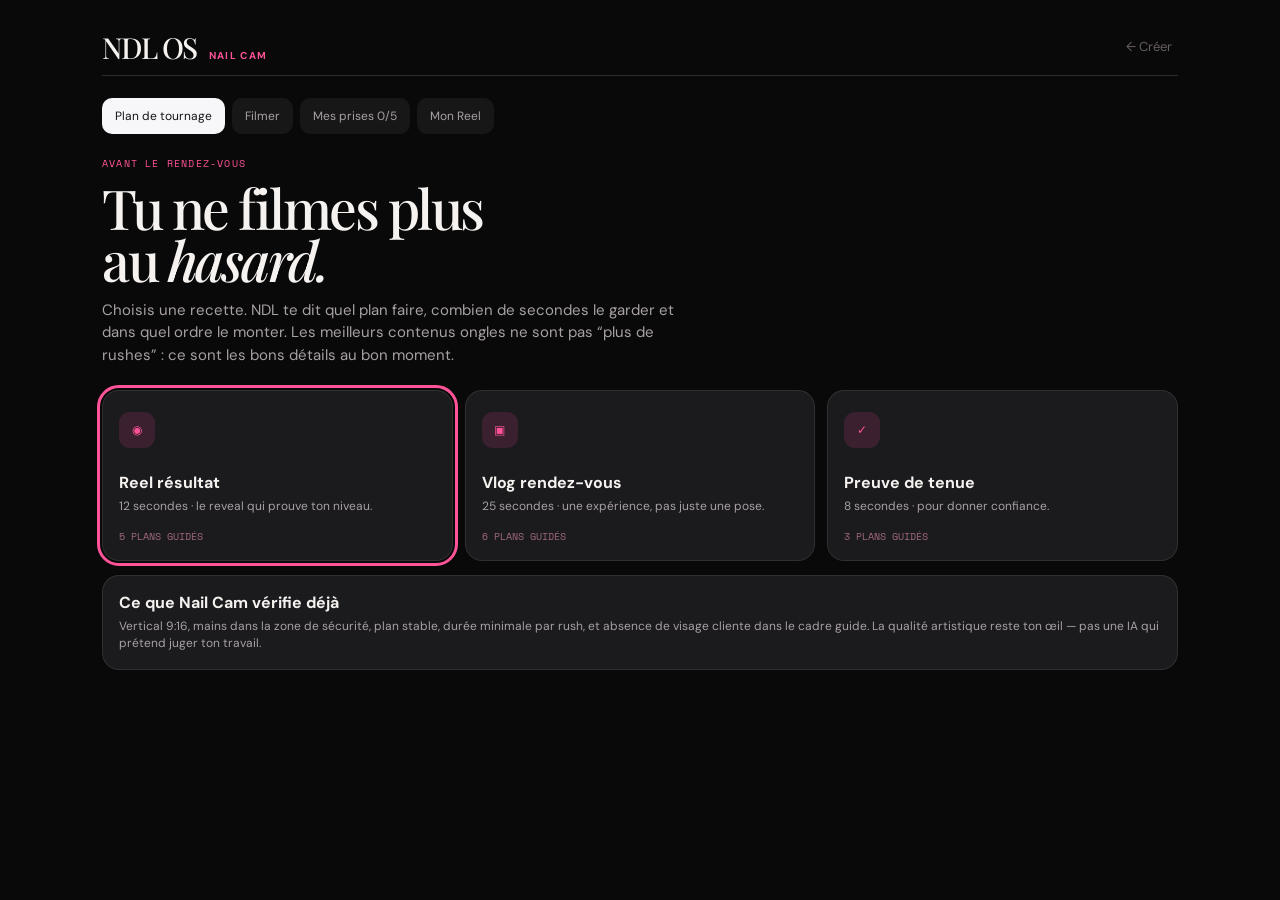
<file: studio-hygiene/nail-cam/index.html>
<!doctype html><html lang="fr"><head><meta charset="utf-8"><meta name="viewport" content="width=device-width,initial-scale=1"><title>NDL OS — Nail Cam</title><link rel="icon" type="image/svg+xml" href="data:image/svg+xml,%3Csvg xmlns='http://www.w3.org/2000/svg' viewBox='0 0 64 64'%3E%3Crect width='64' height='64' rx='17' fill='%23111012'/%3E%3Cpath d='M17 45V19h5l20 18V19h5v26h-5L22 27v18z' fill='%23ffb6ce'/%3E%3C/svg%3E"><style>@import url('https://fonts.googleapis.com/css2?family=DM+Sans:wght@400;500;600;700&family=Playfair+Display:ital,wght@0,500;1,500&family=Space+Mono&display=swap');:root{--ink:#f5f2f0;--paper:#0a0909;--muted:#a7a1a3;--line:rgba(255,255,255,.14);--pink:#ff5399;--pink-soft:#ffa7d0;--dark:#050505;--card:#1b1a1d;--card-line:rgba(255,255,255,.09);--white:#f7f7fa}*{box-sizing:border-box}body{margin:0;background:var(--paper);color:var(--ink);font-family:'DM Sans',Arial,sans-serif}button{font:inherit;cursor:pointer}.app{max-width:1120px;margin:auto;padding:18px 22px 70px}.top{height:58px;display:flex;align-items:center;justify-content:space-between;border-bottom:1px solid var(--line)}.brand{font:500 29px 'Playfair Display';letter-spacing:-1.6px}.brand small{font:700 10px 'DM Sans';color:var(--pink);letter-spacing:.13em;margin-left:7px}.back{border:0;background:none;color:#665e62;font-size:13px}.tabs{display:flex;gap:7px;overflow:auto;margin:22px 0}.tabs button{border:0;border-radius:10px;background:rgba(255,255,255,.06);color:var(--muted);padding:10px 13px;font-size:12px;white-space:nowrap}.tabs button.active{background:var(--white);color:#161316}.view{display:none}.view.active{display:block}.eyebrow{font:10px 'Space Mono';letter-spacing:.12em;color:var(--pink);text-transform:uppercase;margin-bottom:10px}h1{font:500 clamp(35px,5vw,55px)/.95 'Playfair Display';letter-spacing:-2.5px;margin:0}h1 em{font-style:italic}.lead{max-width:590px;margin:13px 0 24px;color:var(--muted);font-size:15px;line-height:1.5}.recipes{display:grid;grid-template-columns:repeat(3,1fr);gap:12px}.recipe{border:1px solid var(--card-line);border-radius:17px;padding:16px;background:var(--card);text-align:left;color:var(--ink)}.recipe.active{outline:3px solid var(--pink);outline-offset:2px}.recipe .icon{width:36px;height:36px;border-radius:11px;display:grid;place-items:center;background:rgba(255,83,153,.14);color:var(--pink);margin-bottom:24px}.recipe b{display:block;font-size:16px}.recipe span{display:block;font-size:12px;color:var(--muted);line-height:1.4;margin-top:5px}.recipe small{display:block;font:10px 'Space Mono';color:#a06980;margin-top:14px}.camera-layout{display:grid;grid-template-columns:minmax(280px,.92fr) minmax(300px,1.08fr);gap:16px}.camera{aspect-ratio:9/16;max-height:650px;position:relative;overflow:hidden;border-radius:23px;background:#141214;color:#fff;margin:auto;width:100%}.camera video{position:absolute;inset:0;width:100%;height:100%;object-fit:cover;background:#181517}.camera video.filter-warm{filter:sepia(.18) saturate(1.12) contrast(1.05)}.camera video.filter-crisp{filter:contrast(1.14) saturate(.88)}.camera:after{content:'';position:absolute;inset:0;background:linear-gradient(180deg,#0006,transparent 24%,transparent 74%,#0009);pointer-events:none}.cam-top,.cam-bottom,.safe,.record-state{z-index:2;position:absolute}.cam-top{top:17px;left:17px;right:17px;display:flex;justify-content:space-between;font:10px 'Space Mono';letter-spacing:.08em}.safe{left:12%;right:12%;top:22%;bottom:23%;border:1px dashed #fff9;border-radius:16px;display:grid;place-items:center;text-align:center;font-size:13px;text-shadow:0 1px 8px #000}.record-state{top:48px;left:50%;transform:translateX(-50%);padding:7px 10px;border-radius:99px;background:#111a;font:10px 'Space Mono';display:none}.record-state.on{display:block}.cam-bottom{left:17px;right:17px;bottom:16px;display:grid;gap:11px}.lenses{display:flex;justify-content:center;gap:7px}.lenses button{border:0;border-radius:99px;padding:7px 11px;background:#0009;color:#fff;font-size:11px}.lenses button.active{background:white;color:#20171b}.recordbar{display:flex;align-items:center;justify-content:space-between}.rec{width:59px;height:59px;border-radius:50%;border:4px solid #fff;background:var(--pink);box-shadow:0 0 0 4px #ffffff44}.rec.on{background:#fff;border-radius:15px}.import{border:0;border-radius:9px;padding:8px;background:var(--white);color:#22191d;font-size:11px}.import input{display:none}.side{display:grid;gap:12px}.panel{border:1px solid var(--card-line);border-radius:17px;padding:16px;background:var(--card);color:var(--ink)}.panel h2{font-size:16px;margin:0}.panel p{font-size:12px;line-height:1.45;color:var(--muted);margin:5px 0 0}.shots{display:grid;gap:7px;margin-top:13px}.shot{width:100%;display:flex;align-items:center;gap:10px;border:1px solid var(--card-line);background:#201f22;color:var(--ink);border-radius:12px;padding:10px;text-align:left}.shot.active{border-color:var(--pink);background:rgba(255,83,153,.09)}.shot.done .tick{background:var(--pink);color:#1c0f16;border-color:var(--pink)}.tick{width:21px;height:21px;border:1px solid rgba(255,255,255,.25);border-radius:50%;display:grid;place-items:center;flex:none;font-size:11px;color:var(--ink)}.shot b{font-size:12px;display:block}.shot small{display:block;color:var(--muted);font-size:10px;margin-top:2px}.shot time{margin-left:auto;color:var(--pink-soft);font:10px 'Space Mono'}.switches{display:flex;gap:7px;flex-wrap:wrap;margin-top:13px}.switch{border:1px solid var(--card-line);border-radius:9px;padding:8px 10px;background:#201f22;color:var(--ink);font-size:11px}.switch.active{background:var(--white);color:#191619;border-color:var(--white)}.warning{margin-top:11px;padding:10px;border-radius:10px;background:rgba(255,83,153,.1);color:#ffc7dd;font-size:11px;line-height:1.4}.library{display:grid;grid-template-columns:minmax(0,1fr) 300px;gap:17px}.empty{border:1px dashed rgba(255,255,255,.2);border-radius:18px;padding:35px;text-align:center;color:var(--muted)}.clips{display:grid;grid-template-columns:repeat(3,1fr);gap:10px}.clip{border:1px solid var(--card-line);border-radius:13px;overflow:hidden;background:var(--card)}.clip video{width:100%;height:150px;object-fit:cover;display:block;background:#222}.clip .clipfoot{display:flex;justify-content:space-between;align-items:center;padding:9px;font-size:11px;color:var(--ink)}.clip button{border:0;border-radius:8px;background:rgba(255,255,255,.08);color:var(--ink);padding:6px 7px;font-size:10px}.timeline{display:grid;gap:7px}.timeline .slot{border:1px solid var(--card-line);border-radius:12px;background:var(--card);color:var(--ink);padding:11px;display:flex;gap:8px;align-items:center}.timeline .slot b{font:11px 'Space Mono';color:var(--pink-soft)}.timeline .slot span{font-size:12px}.timeline button{margin-left:auto;border:0;background:none;color:var(--muted);font-size:12px}.preview{aspect-ratio:9/16;border-radius:18px;background:#171417;overflow:hidden;position:relative}.preview video{width:100%;height:100%;object-fit:cover}.preview .overlay{position:absolute;left:12px;right:12px;bottom:13px;color:white;font:500 20px/.9 'Playfair Display';text-shadow:0 1px 10px #000}.actions{display:flex;gap:9px;align-items:center;margin-top:18px}.primary{border:0;border-radius:99px;padding:13px 17px;background:var(--white);color:#161316;font-size:13px;font-weight:700}.secondary{border:1px solid rgba(255,255,255,.32);border-radius:99px;padding:12px 15px;background:transparent;color:var(--ink);font-size:13px}.toast{position:fixed;bottom:22px;left:50%;transform:translate(-50%,130px);transition:.2s;background:#1c1a1e;color:#fff;padding:12px 16px;border-radius:99px;font-size:13px;z-index:80}.toast.show{transform:translate(-50%,0)}.sheet{position:absolute;left:0;right:0;bottom:0;background:#0d0c0e;border-radius:26px 26px 0 0;padding:22px 20px 24px;transform:translateY(115%);transition:transform .32s cubic-bezier(.2,.8,.2,1);z-index:6;box-shadow:0 -12px 40px #0009}.sheet.show{transform:translateY(0)}.sheet .kicker{font:10px 'Space Mono';letter-spacing:.14em;color:var(--pink);text-transform:uppercase}.sheet h3{font:600 21px 'DM Sans';margin:8px 0 4px;letter-spacing:-.3px;color:var(--white)}.sheet p{margin:0;color:var(--muted);font-size:13px;line-height:1.4}.sheet .row{display:flex;gap:10px;margin-top:16px}.sheet .row button{flex:1;font-weight:700}.take-thumb{position:relative;width:100%;height:92px;border-radius:14px;overflow:hidden;margin-top:14px;background:#000;cursor:pointer;border:0;padding:0}.take-thumb video{width:100%;height:100%;object-fit:cover;display:block}.take-thumb .play{position:absolute;inset:0;margin:auto;width:34px;height:34px;border-radius:50%;background:#0007;border:1px solid #fff6;color:#fff;display:grid;place-items:center;font-size:12px}.take-thumb time{position:absolute;right:8px;bottom:6px;background:#000a;color:#fff;font:10px 'Space Mono';padding:2px 6px;border-radius:6px}
.overlayfull{position:fixed;inset:0;background:var(--dark);z-index:60;display:none;flex-direction:column;color:var(--ink)}.overlayfull.show{display:flex}.overlayfull .ohead{display:flex;align-items:center;gap:14px;padding:24px 20px 4px}.overlayfull .ohead button{width:42px;height:42px;border-radius:50%;background:#17161a;border:1px solid #ffffff22;color:#fff;font-size:17px;flex:none}.overlayfull .ohead .otitle{font:10px 'Space Mono';letter-spacing:.1em;color:var(--pink);text-transform:uppercase}.vwrap{flex:1;display:flex;flex-direction:column;align-items:center;justify-content:center;width:100%;padding:0 22px;text-align:center}.overlayfull .ohead b{display:block;font-size:16px;color:var(--white);font-weight:600}
.review-stage{flex:1;position:relative;display:grid;place-items:center;margin:6px 20px;border-radius:20px;overflow:hidden;background:#000;min-height:0}.review-stage video{width:100%;height:100%;object-fit:contain;background:#000}.review-play{position:absolute;width:58px;height:58px;border-radius:50%;background:#0009;border:1px solid #fff5;color:#fff;display:grid;place-items:center;font-size:18px}.review-play.hide{display:none}.scrub{display:flex;align-items:center;gap:10px;padding:14px 22px 2px;font:11px 'Space Mono';color:var(--muted)}.scrub input{flex:1;accent-color:var(--pink)}.overlayfull .row{display:flex;flex-direction:column;gap:10px;padding:16px 20px 8px}.overlayfull .row button{width:100%;font-weight:700}.caption{padding:2px 20px 22px;color:var(--muted);font-size:11px;text-align:center}
.validation{align-items:center;justify-content:center;text-align:center;padding:20px 26px 34px;overflow:auto}.validation .ohead{width:100%;justify-content:flex-start}.badge-ok{width:74px;height:74px;border-radius:50%;border:2px solid var(--pink);display:grid;place-items:center;margin:18px auto 18px;color:var(--pink);font-size:30px}.validation h2{font:500 26px 'Playfair Display';margin:0 0 6px;color:var(--white)}.validation p.sub{color:var(--muted);font-size:13px;margin:0 0 26px;max-width:300px}.progress-count{font:10px 'Space Mono';color:var(--pink);letter-spacing:.12em;margin-bottom:6px}.progress-dots{display:flex;gap:6px;width:100%;max-width:320px;margin:0 auto 26px}.progress-dots i{flex:1;height:6px;border-radius:99px;background:#ffffff26;font-style:normal}.progress-dots i.on{background:var(--white)}.next-card{display:flex;gap:12px;align-items:center;background:#17161a;border:1px solid #ffffff1a;border-radius:18px;padding:12px;text-align:left;margin-bottom:8px;width:100%;max-width:360px}.next-card .tile{width:52px;height:52px;border-radius:12px;background:#221f22;display:grid;place-items:center;flex:none;color:#9a939a}.next-card .kicker{color:var(--pink);font:10px 'Space Mono';letter-spacing:.12em;text-transform:uppercase}.next-card b{display:block;font-size:14px;margin:2px 0;color:var(--white)}.next-card span{color:var(--muted);font-size:11px}.validation .row{width:100%;max-width:360px}
.prise-list{display:grid;gap:12px}.prise-card{background:var(--card);border:1px solid var(--card-line);border-radius:18px;padding:14px;display:flex;gap:12px;align-items:center}.prise-card .thumb{width:64px;height:64px;border-radius:14px;overflow:hidden;position:relative;flex:none;background:#221f22;display:grid;place-items:center;color:#8f888a}.prise-card .thumb video{width:100%;height:100%;object-fit:cover}.prise-card .thumb .play{position:absolute;inset:0;display:grid;place-items:center;background:#0004;color:#fff;font-size:15px}.prise-card .thumb time{position:absolute;right:4px;bottom:4px;background:#000a;color:#fff;font:9px 'Space Mono';padding:2px 5px;border-radius:6px}.prise-card .body{flex:1;min-width:0}.prise-card .kicker{color:var(--pink);font:10px 'Space Mono';letter-spacing:.1em;text-transform:uppercase}.prise-card b{display:block;font-size:14px;margin:2px 0 6px;color:var(--white)}.prise-dots{display:flex;gap:4px}.prise-dots i{width:12px;height:5px;border-radius:99px;background:#ffffff26;font-style:normal}.prise-dots i.on{background:var(--pink)}.prise-card .actions{display:flex;flex-direction:column;gap:6px;align-items:flex-end;flex:none}.prise-card .actions .primary,.prise-card .actions .secondary{padding:8px 13px;font-size:11px;border-radius:99px}.prise-card .refilm{border:0;background:none;color:var(--pink);font-size:11px;font-weight:600;padding:0}.prise-cta{margin-top:2px;width:100%;font-weight:700}.prise-sub{color:var(--muted);font-size:13px;margin:4px 0 18px}
.modal-mask{position:fixed;inset:0;background:#000a;z-index:70;display:none;align-items:flex-end;justify-content:center}.modal-mask.show{display:flex}.modal-card{background:#141216;border-radius:24px 24px 0 0;padding:26px 22px 30px;width:100%;max-width:430px;text-align:center;position:relative}.modal-card .close{position:absolute;right:16px;top:16px;width:28px;height:28px;border-radius:50%;background:#232025;border:0;color:#cfc9ca;font-size:13px}.modal-card .kicker{color:var(--pink);font:10px 'Space Mono';letter-spacing:.12em;text-transform:uppercase}.modal-card h3{font:600 20px 'DM Sans';margin:8px 0 6px;color:var(--white)}.modal-card p{color:var(--muted);font-size:13px;margin:0 0 20px}.modal-card .row{display:flex;flex-direction:column;gap:10px}.modal-card .row button{width:100%;font-weight:700}.modal-card .cancel{margin-top:14px;background:none;border:0;color:var(--muted);font-size:13px}
@media(max-width:760px){.app{padding:12px 14px 48px}.camera-layout,.library{grid-template-columns:1fr}.recipes{grid-template-columns:1fr}.camera{max-width:390px}.clips{grid-template-columns:repeat(2,1fr)}.clip video{height:125px}.top{height:50px}}</style></head><body><div class="app"><header class="top"><div class="brand">NDL OS <small>NAIL CAM</small></div><button class="back" onclick="location.href='/studio-hygiene/creator/'">← Créer</button></header><nav class="tabs"><button class="active" data-tab="plan">Plan de tournage</button><button data-tab="camera">Filmer</button><button data-tab="rushes">Mes prises <span id="count">0/0</span></button><button type="button" onclick="location.href='/studio-hygiene/nail-cam/montage/'">Mon Reel</button></nav><main>
<section class="view active" id="plan"><p class="eyebrow">Avant le rendez-vous</p><h1>Tu ne filmes plus<br>au <em>hasard.</em></h1><p class="lead">Choisis une recette. NDL te dit quel plan faire, combien de secondes le garder et dans quel ordre le monter. Les meilleurs contenus ongles ne sont pas “plus de rushes” : ce sont les bons détails au bon moment.</p><div class="recipes" id="recipes"></div><div class="panel" style="margin-top:14px"><h2>Ce que Nail Cam vérifie déjà</h2><p>Vertical 9:16, mains dans la zone de sécurité, plan stable, durée minimale par rush, et absence de visage cliente dans le cadre guide. La qualité artistique reste ton œil — pas une IA qui prétend juger ton travail.</p></div></section>
<section class="view" id="camera"><p class="eyebrow">Pendant le rendez-vous</p><div class="camera-layout"><div class="camera"><video id="video" autoplay playsinline muted></video><div class="cam-top"><span>NDL · NAIL CAM</span><span id="timer">00:00</span></div><div class="record-state" id="recordState">● REC</div><div class="safe" id="safe">Mains et détail<br>dans cette zone</div><div class="cam-bottom"><div class="lenses" id="lenses"><button data-zoom="0.5">0.5×</button><button class="active" data-zoom="1">1×</button><button data-zoom="2">2×</button><button data-zoom="3">Micro</button></div><div class="recordbar"><label class="import">Importer<input type="file" id="import" accept="video/*" multiple></label><button class="rec" id="record" aria-label="Démarrer l’enregistrement"></button><button class="import" id="flip">Retourner</button></div></div><div class="sheet" id="takeSheet"><p class="kicker" id="sheetKicker">PLAN 01 / 01</p><h3>Prise enregistrée</h3><p>Vous pourrez refaire cette prise.</p><button class="take-thumb" id="sheetThumb" type="button"><video id="sheetVideo" muted playsinline></video><span class="play">►</span><time id="sheetDur">00:00</time></button><div class="row"><button class="secondary" id="sheetRevoir">↻ Revoir</button><button class="primary" id="sheetContinuer">Continuer →</button></div></div></div><div class="side"><div class="panel"><h2 id="recipeName">Reel résultat · 12 secondes</h2><p id="recipeDesc">Un reveal court qui montre ton niveau, sans trend forcée.</p><div class="shots" id="shots"></div></div><div class="panel"><h2>Rendu & aide de tournage</h2><div class="switches" id="filters"><button class="switch active" data-filter="">Naturel</button><button class="switch" data-filter="warm">Chaleur douce</button><button class="switch" data-filter="crisp">Détails nets</button><button class="switch" id="mirror">Miroir</button></div><div class="warning" id="advice">Conseil : garde ta source de lumière face aux mains. Pour une micro-lens, approche-la d’abord puis fais la mise au point avant de lancer l’enregistrement.</div></div><div class="panel"><h2>Respect & consentement</h2><p>Ne filme pas le visage de la cliente sans son accord. Nail Cam est conçu pour tes mains, tes outils et ton résultat.</p></div></div></div></section>
<section class="view" id="rushes"><p class="eyebrow">Bibliothèque locale</p><h1>Mes <em>prises.</em></h1><p class="prise-sub" id="prisesSubtitle">0 plan filmé sur 0</p><div class="library"><div><div id="prisesGrid" class="empty">Aucune prise encore. Filme une séquence ou importe-la depuis ta galerie.</div><button class="primary prise-cta" id="resumeBtn" style="display:none;margin-top:14px">Reprendre au plan 1 →</button></div><aside class="panel"><h2>Ce qui manque pour le stockage pro</h2><p>Originaux lourds, proxies légers, upload Wi‑Fi, conservation choisie par la pro, suppression et sauvegarde chiffrée. Ça demande un vrai stockage vidéo, pas le navigateur seul.</p><div class="actions"><button class="secondary" id="downloadAll">Télécharger les prises</button></div></aside></div></section>
<section class="view" id="edit"><p class="eyebrow">Montage guidé</p><h1>Construis ton Reel,<br>sans devenir <em>monteuse.</em></h1><p class="lead">Nail Cam te donne le bon ordre, les durées et la cover. Les sons tendances restent à choisir dans Instagram ou TikTok : on n’intègre pas de musique commerciale sans droits.</p><div class="library"><div><div class="timeline" id="timeline"></div><div class="panel" style="margin-top:12px"><h2>Texte de cover</h2><input class="field" id="coverText" value="THE DETAILS DO MATTER."><div class="actions"><button class="primary" id="exportPlan">Télécharger ma recette de montage</button></div></div></div><aside><div class="preview"><video id="previewVideo" playsinline muted controls></video><div class="overlay" id="overlay">THE DETAILS DO MATTER.</div></div><div class="warning">V1 utile : tournage, tri, séquence, cover et export des rushes. Le rendu d’une vidéo finale avec transitions, sous-titres et musique nécessite un moteur vidéo serveur ou natif — prochaine couche, pas une promesse bidon.</div></aside></div></section>
</main></div><div class="overlayfull review" id="reviewScreen"><div class="ohead"><button id="reviewBack" type="button">‹</button><div><div class="otitle" id="reviewKicker">PLAN 01 / 01</div><b id="reviewTitle">Plan</b></div></div><div class="review-stage"><video id="reviewVideo" playsinline></video><button class="review-play" id="reviewPlay" type="button">►</button></div><div class="scrub"><span id="reviewCur">00:00</span><input type="range" id="reviewRange" min="0" max="100" value="0" step="0.1"><span id="reviewDur">00:00</span></div><div class="row"><button class="secondary" id="reviewRefilm">↻ Refilmer</button><button class="primary" id="reviewKeep">✓ Garder la prise</button></div><p class="caption">La prise conservée sera ajoutée au montage.</p></div><div class="overlayfull validation" id="validationScreen"><div class="ohead"><button id="validationBack" type="button">‹</button><div><b>NDL <span style="font-size:10px;letter-spacing:.1em;color:var(--muted)">NAIL CAM</span></b></div></div><div class="vwrap"><div class="badge-ok">✓</div><h2 id="validationTitle">Plan 1 validé</h2><p class="sub">La prise est enregistrée dans votre montage.</p><div class="progress-count" id="validationCount">01 / 01</div><div class="progress-dots" id="validationDots"></div><div class="next-card" id="nextCard"><div class="tile" id="nextTile"></div><div><div class="kicker">À suivre</div><b id="nextTitle">Plan suivant</b><span id="nextSub"></span></div></div><div class="row"><button class="primary" id="validationNext">Filmer le plan suivant →</button><button class="secondary" id="validationReview">Revoir mes prises</button></div></div></div><div class="modal-mask" id="retakeModal"><div class="modal-card"><button class="close" id="retakeClose" type="button">×</button><div class="kicker" id="retakeKicker">PLAN 01 / 01</div><h3>Refilmer ce plan ?</h3><p>Votre prise actuelle reste disponible jusqu'à validation de la nouvelle.</p><div class="row"><button class="primary" id="retakeOpen">Ouvrir la caméra →</button><button class="secondary" id="retakeReview">Revoir la prise</button></div><button class="cancel" id="retakeCancel" type="button">Annuler</button></div></div><div class="toast" id="toast"></div><script>const recipes=[{n:'Reel résultat',d:'12 secondes · le reveal qui prouve ton niveau.',shots:[['Prep propre','2s','Mains + cuticules, stable'],['Détail matière','2s','Texture, pinceau, reflet'],['Reveal final','4s','Tourne la main lentement'],['Macro signature','2s','Le détail qui te distingue'],['CTA','2s','Réserver / portfolio']]},{n:'Vlog rendez-vous',d:'25 secondes · une expérience, pas juste une pose.',shots:[['Avant','3s','Table, outils, ambiance'],['Préparation','4s','Un geste net'],['Construction','5s','Matière / apex'],['Design','5s','Le moment satisfaisant'],['Reveal','5s','Mains, lumière, mouvement'],['Après','3s','Mini plan studio / cliente de dos']]},{n:'Preuve de tenue',d:'8 secondes · pour donner confiance.',shots:[['Avant / repousse','3s','Montre honnêtement la base'],['Détail cuticule','2s','Plan macro net'],['Nouveau résultat','3s','Même main, nouvelle pose']]}];let recipe=0,stream,recorder,recording=[],clips=[],activeShot=0,facing='environment',timerInt,seconds=0;const $=s=>document.querySelector(s);const CAMICON='<svg width="22" height="22" viewBox="0 0 24 24" fill="none" stroke="currentColor" stroke-width="1.6"><path d="M4 8h3l1.5-2h7L17 8h3a1 1 0 0 1 1 1v9a1 1 0 0 1-1 1H4a1 1 0 0 1-1-1V9a1 1 0 0 1 1-1z"/><circle cx="12" cy="13" r="3.4"/></svg>';function toast(t){let e=$('#toast');e.textContent=t;e.classList.add('show');setTimeout(()=>e.classList.remove('show'),2300)}function fmtTime(s){s=Math.max(0,Math.round(s||0));return String(Math.floor(s/60)).padStart(2,'0')+':'+String(s%60).padStart(2,'0')}function pad2(n){return String(n).padStart(2,'0')}function nextUnfilmed(){const shots=recipes[recipe].shots;for(let i=0;i<shots.length;i++)if(!clips[i])return i;return shots.length}function refreshCount(){$('#count').textContent=clips.filter(Boolean).length+'/'+recipes[recipe].shots.length}function tab(id){document.querySelectorAll('.view').forEach(v=>v.classList.toggle('active',v.id===id));document.querySelectorAll('[data-tab]').forEach(b=>b.classList.toggle('active',b.dataset.tab===id));if(id==='camera')startCamera();if(id==='rushes')renderPrises();if(id==='edit')renderTimeline()}document.querySelectorAll('[data-tab]').forEach(b=>b.onclick=()=>tab(b.dataset.tab));function renderRecipes(){$('#recipes').innerHTML=recipes.map((r,i)=>`<button class="recipe ${i===recipe?'active':''}" data-recipe="${i}"><span class="icon">${i===0?'◉':i===1?'▣':'✓'}</span><b>${r.n}</b><span>${r.d}</span><small>${r.shots.length} PLANS GUIDÉS</small></button>`).join('');document.querySelectorAll('[data-recipe]').forEach(b=>b.onclick=()=>{recipe=+b.dataset.recipe;clips=[];activeShot=0;renderRecipes();renderShots();toast('Recette sélectionnée. Passe à Filmer.');});}function renderShots(){$('#recipeName').textContent=recipes[recipe].n+' · '+recipes[recipe].d.split(' · ')[0];$('#recipeDesc').textContent=recipes[recipe].d;$('#shots').innerHTML=recipes[recipe].shots.map((s,i)=>`<button class="shot ${clips[i]?'done':''} ${i===activeShot?'active':''}" data-shot="${i}"><span class="tick">${clips[i]?'✓':i+1}</span><span><b>${s[0]}</b><small>${s[2]}</small></span><time>${clips[i]?fmtTime(clips[i].seconds):s[1]}</time></button>`).join('');document.querySelectorAll('[data-shot]').forEach(b=>b.onclick=()=>{const i=+b.dataset.shot;if(clips[i]){openReview(i)}else{activeShot=i;renderShots();toast(recipes[recipe].shots[i][2])}});refreshCount()}async function startCamera(){if(stream)return;try{stream=await navigator.mediaDevices.getUserMedia({video:{facingMode:{ideal:facing},width:{ideal:1080},height:{ideal:1920}},audio:false});$('#video').srcObject=stream;toast('Caméra prête.');}catch(e){toast('Autorise la caméra, ou importe un rush depuis ta galerie.');}}function stopCamera(){if(stream){stream.getTracks().forEach(t=>t.stop());stream=null}}$('#flip').onclick=async()=>{facing=facing==='environment'?'user':'environment';stopCamera();await startCamera()};document.querySelectorAll('[data-zoom]').forEach(b=>b.onclick=async()=>{document.querySelectorAll('[data-zoom]').forEach(x=>x.classList.remove('active'));b.classList.add('active');let z=+b.dataset.zoom;$('#safe').textContent=z===3?'Micro-lens : fais le focus\navant de lancer':'Mains et détail\ndans cette zone';if(stream){const track=stream.getVideoTracks()[0],caps=track.getCapabilities?.();if(caps?.zoom)try{await track.applyConstraints({advanced:[{zoom:Math.min(z,caps.zoom.max)}]})}catch{}}});document.querySelectorAll('[data-filter]').forEach(b=>b.onclick=()=>{document.querySelectorAll('[data-filter]').forEach(x=>x.classList.remove('active'));b.classList.add('active');$('#video').className=b.dataset.filter?'filter-'+b.dataset.filter:''});$('#mirror').onclick=e=>{e.target.classList.toggle('active');$('#video').style.transform=e.target.classList.contains('active')?'scaleX(-1)':'none'};function time(){seconds++;$('#timer').textContent='00:'+String(seconds).padStart(2,'0')}$('#record').onclick=()=>{if(!stream){toast('Ouvre d’abord la caméra.');return}if(recorder?.state==='recording'){recorder.stop();return}recording=[];try{recorder=new MediaRecorder(stream,{mimeType:MediaRecorder.isTypeSupported('video/webm;codecs=vp8')?'video/webm;codecs=vp8':undefined});}catch{recorder=new MediaRecorder(stream)}recorder.ondataavailable=e=>e.data.size&&recording.push(e.data);recorder.onstop=()=>{let blob=new Blob(recording,{type:recorder.mimeType||'video/webm'});let i=activeShot,dur=seconds;clips[i]={blob,url:URL.createObjectURL(blob),name:(recipes[recipe].shots[i]||[])[0]||('Plan '+(i+1)),seconds:dur};seconds=0;$('#timer').textContent='00:00';$('#record').classList.remove('on');$('#recordState').classList.remove('on');clearInterval(timerInt);renderShots();openTakeSheet(i);};recorder.start();seconds=0;timerInt=setInterval(time,1000);$('#record').classList.add('on');$('#recordState').classList.add('on')};function addFiles(files){[...files].forEach(f=>{let i=nextUnfilmed();if(i>=recipes[recipe].shots.length)return;clips[i]={blob:f,url:URL.createObjectURL(f),name:recipes[recipe].shots[i][0],seconds:0}});renderShots();toast(files.length+' rush ajouté'+(files.length>1?'s':'')+'.');}$('#import').onchange=e=>addFiles(e.target.files);function downloadClip(i){let c=clips[i];if(!c)return;let a=document.createElement('a');a.href=c.url;a.download=(c.name||'ndl-prise')+'.webm';a.click()}$('#downloadAll').onclick=()=>{if(!clips.filter(Boolean).length)return toast('Aucune prise à télécharger.');clips.forEach((c,i)=>{if(c)setTimeout(()=>downloadClip(i),i*350)});};
function openTakeSheet(i){const s=recipes[recipe].shots[i],c=clips[i];$('#sheetKicker').textContent='PLAN '+pad2(i+1)+' / '+pad2(recipes[recipe].shots.length);$('#sheetVideo').src=c.url;$('#sheetDur').textContent=fmtTime(c.seconds);$('#takeSheet').dataset.i=i;$('#takeSheet').classList.add('show');}
function hideTakeSheet(){$('#takeSheet').classList.remove('show');}
$('#sheetThumb').onclick=()=>{const i=+$('#takeSheet').dataset.i;hideTakeSheet();openReview(i);};
$('#sheetRevoir').onclick=()=>{const i=+$('#takeSheet').dataset.i;hideTakeSheet();openReview(i);};
$('#sheetContinuer').onclick=()=>{const i=+$('#takeSheet').dataset.i;hideTakeSheet();showValidation(i);};
function openReview(i){const s=recipes[recipe].shots[i],c=clips[i];if(!c)return;$('#reviewKicker').textContent='PLAN '+pad2(i+1)+' / '+pad2(recipes[recipe].shots.length);$('#reviewTitle').textContent=s?s[0]:c.name;const v=$('#reviewVideo');v.src=c.url;v.currentTime=0;$('#reviewPlay').classList.remove('hide');$('#reviewCur').textContent='00:00';$('#reviewDur').textContent=fmtTime(c.seconds);$('#reviewRange').value=0;$('#reviewScreen').dataset.i=i;$('#reviewScreen').classList.add('show');}
function hideReview(){const v=$('#reviewVideo');v.pause();$('#reviewScreen').classList.remove('show');}
$('#reviewBack').onclick=hideReview;
$('#reviewPlay').onclick=()=>{const v=$('#reviewVideo');if(v.paused){v.play();$('#reviewPlay').classList.add('hide')}else{v.pause();$('#reviewPlay').classList.remove('hide')}};
$('#reviewVideo').onpause=()=>$('#reviewPlay').classList.remove('hide');
$('#reviewVideo').onended=()=>$('#reviewPlay').classList.remove('hide');
$('#reviewVideo').onloadedmetadata=()=>{const v=$('#reviewVideo');if(isFinite(v.duration)){$('#reviewRange').max=v.duration;$('#reviewDur').textContent=fmtTime(v.duration)}};
$('#reviewVideo').ontimeupdate=()=>{const v=$('#reviewVideo');$('#reviewCur').textContent=fmtTime(v.currentTime);$('#reviewRange').value=v.currentTime};
$('#reviewRange').oninput=e=>{$('#reviewVideo').currentTime=+e.target.value};
$('#reviewRefilm').onclick=()=>{const i=+$('#reviewScreen').dataset.i;hideReview();activeShot=i;renderShots();tab('camera');};
$('#reviewKeep').onclick=()=>{const i=+$('#reviewScreen').dataset.i;hideReview();showValidation(i);};
function showValidation(i){const total=recipes[recipe].shots.length,done=clips.filter(Boolean).length,next=nextUnfilmed();activeShot=next<total?next:i;renderShots();$('#validationTitle').textContent='Plan '+(i+1)+' validé';$('#validationCount').textContent=pad2(done)+' / '+pad2(total);$('#validationDots').innerHTML=recipes[recipe].shots.map((_,k)=>`<i class="${k<done?'on':''}"></i>`).join('');if(next<total){const s=recipes[recipe].shots[next];$('#nextCard').style.display='';$('#nextTile').innerHTML=CAMICON;$('#nextTitle').textContent='Plan '+(next+1)+' · '+s[0];$('#nextSub').textContent=s[2];$('#validationNext').textContent='Filmer le plan '+(next+1)+' →';$('#validationNext').onclick=()=>{hideValidation();activeShot=next;renderShots();tab('camera');};}else{$('#nextCard').style.display='none';$('#validationNext').textContent='Voir mes prises';$('#validationNext').onclick=()=>{hideValidation();tab('rushes');};}$('#validationReview').onclick=()=>{hideValidation();tab('rushes');};$('#validationScreen').classList.add('show');}
function hideValidation(){$('#validationScreen').classList.remove('show');}
$('#validationBack').onclick=hideValidation;
function renderPrises(){const total=recipes[recipe].shots.length,done=clips.filter(Boolean).length;$('#prisesSubtitle').textContent=done+' plan'+(done>1?'s':'')+' filmé'+(done>1?'s':'')+' sur '+total;const g=$('#prisesGrid');if(!done){g.className='empty';g.textContent='Aucune prise encore. Filme une séquence ou importe-la depuis ta galerie.';}else{g.className='prise-list';g.innerHTML=recipes[recipe].shots.map((s,i)=>{if(clips[i]){return `<div class="prise-card"><div class="thumb"><video src="${clips[i].url}" muted preload="metadata"></video><span class="play">►</span><time>${fmtTime(clips[i].seconds)}</time></div><div class="body"><div class="kicker">PLAN ${pad2(i+1)} / ${pad2(total)}</div><b>${s[0]}</b><div class="prise-dots">${recipes[recipe].shots.map((_,k)=>`<i class="${k<=i?'on':''}"></i>`).join('')}</div></div><div class="actions"><button class="primary" data-review="${i}">▶ Revoir</button><button class="refilm" data-refilm="${i}">↻ Refilmer</button></div></div>`}return `<div class="prise-card"><div class="thumb">${CAMICON}</div><div class="body"><div class="kicker">PLAN ${pad2(i+1)} / ${pad2(total)}</div><b>${s[0]}</b><span style="color:var(--muted);font-size:11px">${s[1]} · ${s[2]}</span></div><div class="actions"><button class="primary" data-tofilm="${i}">📷 À filmer</button></div></div>`}).join('');}
document.querySelectorAll('[data-review]').forEach(b=>b.onclick=()=>openReview(+b.dataset.review));
document.querySelectorAll('[data-refilm]').forEach(b=>b.onclick=()=>openRetakeModal(+b.dataset.refilm));
document.querySelectorAll('[data-tofilm]').forEach(b=>b.onclick=()=>{activeShot=+b.dataset.tofilm;renderShots();tab('camera');});
const next=nextUnfilmed(),resumeBtn=$('#resumeBtn');if(!done){resumeBtn.style.display='none';}else if(next<total){resumeBtn.style.display='';resumeBtn.textContent='Reprendre au plan '+(next+1)+' →';resumeBtn.onclick=()=>{activeShot=next;renderShots();tab('camera');};}else{resumeBtn.style.display='';resumeBtn.textContent='Tous les plans sont filmés ✓';resumeBtn.onclick=()=>location.href='/studio-hygiene/nail-cam/montage/';}
refreshCount();}
function openRetakeModal(i){$('#retakeKicker').textContent='PLAN '+pad2(i+1)+' / '+pad2(recipes[recipe].shots.length);$('#retakeModal').dataset.i=i;$('#retakeModal').classList.add('show');}
function hideRetakeModal(){$('#retakeModal').classList.remove('show');}
$('#retakeClose').onclick=hideRetakeModal;$('#retakeCancel').onclick=hideRetakeModal;
$('#retakeOpen').onclick=()=>{const i=+$('#retakeModal').dataset.i;hideRetakeModal();activeShot=i;renderShots();tab('camera');};
$('#retakeReview').onclick=()=>{const i=+$('#retakeModal').dataset.i;hideRetakeModal();openReview(i);};function renderTimeline(){let t=$('#timeline');const filled=clips.filter(Boolean);if(!filled.length){t.innerHTML='<div class="empty">Tes plans apparaîtront ici après tournage ou import.</div>';$('#previewVideo').removeAttribute('src');return}t.innerHTML=clips.map((c,i)=>c?`<div class="slot"><b>${String(i+1).padStart(2,'0')}</b><span>${recipes[recipe].shots[i]?.[0]||c.name}</span><button data-up="${i}">↑</button><button data-down="${i}">↓</button><button data-x="${i}">×</button></div>`:'').join('');$('#previewVideo').src=filled[0].url;document.querySelectorAll('[data-up]').forEach(b=>b.onclick=()=>move(+b.dataset.up,-1));document.querySelectorAll('[data-down]').forEach(b=>b.onclick=()=>move(+b.dataset.down,1));document.querySelectorAll('[data-x]').forEach(b=>b.onclick=()=>{clips.splice(+b.dataset.x,1);renderTimeline();renderShots();});}function move(i,d){let j=i+d;if(j<0||j>=clips.length)return;[clips[i],clips[j]]=[clips[j],clips[i]];renderTimeline();}$('#coverText').oninput=e=>$('#overlay').textContent=e.target.value;$('#exportPlan').onclick=()=>{let content=`NDL OS — ${recipes[recipe].n}\n\n`+recipes[recipe].shots.map((s,i)=>`${i+1}. ${s[0]} — ${s[1]}\n${s[2]}`).join('\n\n');let a=document.createElement('a');a.href=URL.createObjectURL(new Blob([content],{type:'text/plain'}));a.download='ndl-recette-montage.txt';a.click();toast('Recette de montage téléchargée.');};renderRecipes();renderShots();</script></body></html>
</file>
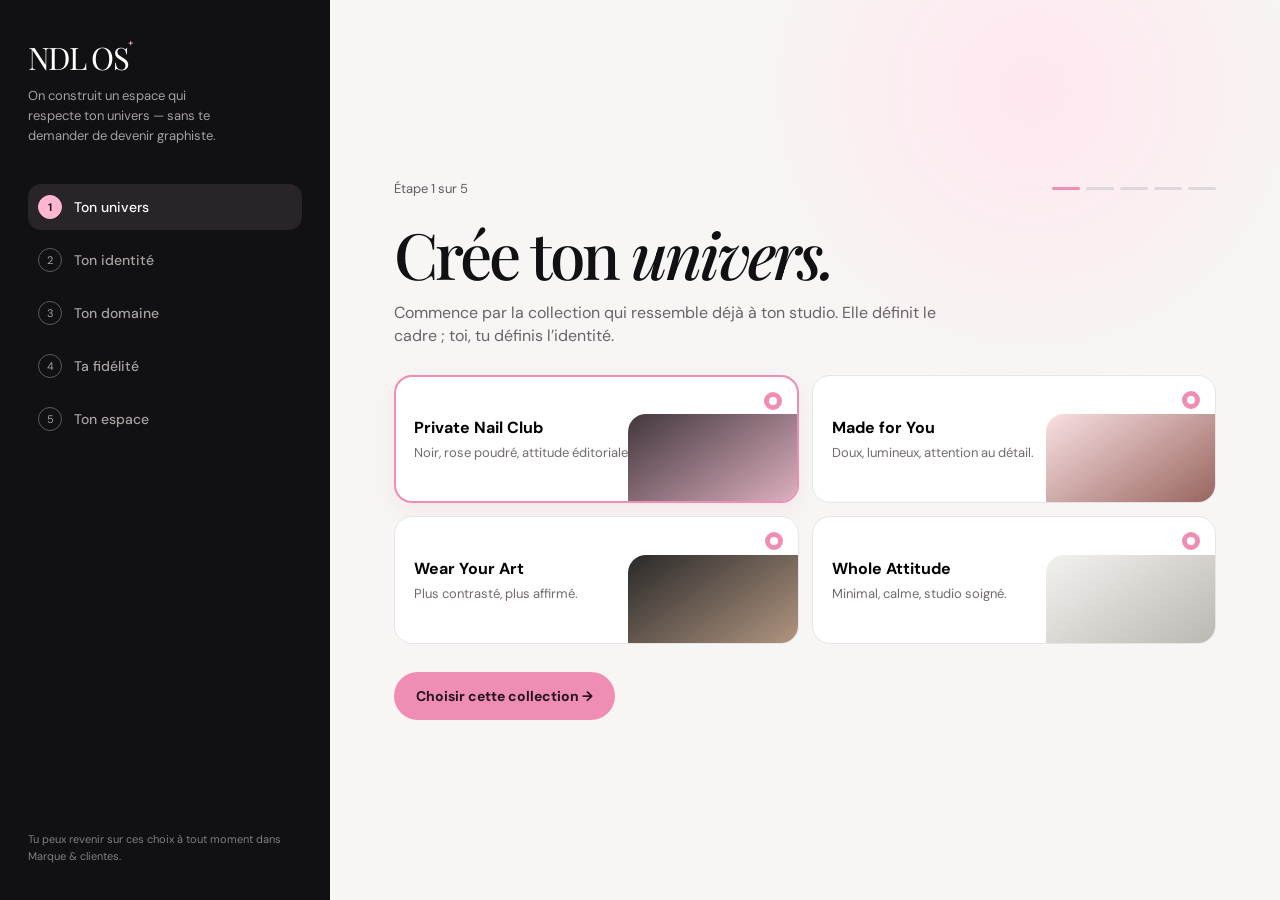
<file: studio-hygiene/onboarding/index.html>
<!doctype html>
<html lang="fr">
<head>
  <meta charset="utf-8" />
  <meta name="viewport" content="width=device-width, initial-scale=1" />
  <title>NDL OS — Construis ton identité</title>
  <meta name="description" content="Configure l'univers de ton studio NDL OS." />
  <link rel="icon" type="image/svg+xml" href="data:image/svg+xml,%3Csvg xmlns='http://www.w3.org/2000/svg' viewBox='0 0 64 64'%3E%3Crect width='64' height='64' rx='17' fill='%23111012'/%3E%3Cpath d='M17 45V19h5l20 18V19h5v26h-5L22 27v18z' fill='%23ffb6ce'/%3E%3C/svg%3E" />
  <style>
    @import url('https://fonts.googleapis.com/css2?family=DM+Sans:wght@400;500;600;700&family=Playfair+Display:ital,wght@0,500;0,600;1,500;1,600&display=swap');
    :root { --ink:#111012; --paper:#f7f6f4; --muted:#8a8588; --line:#e8e4e5; --pink:#ffb6ce; --pink2:#ef8db4; --accent:#ef8db4; --deep:#171417; --card:#211d20; }
    * { box-sizing:border-box; }
    body { margin:0; color:var(--ink); background:var(--paper); font-family:'DM Sans',Arial,sans-serif; }
    button,input { font:inherit; }
    button { cursor:pointer; }
    .shell { min-height:100vh; display:grid; grid-template-columns:330px minmax(0,1fr); }
    .aside { background:#111012; color:#fff; padding:36px 28px; display:flex; flex-direction:column; min-height:100vh; }
    .brand { font-family:'Playfair Display',serif; font-size:31px; letter-spacing:-1.7px; }
    .brand sup { color:var(--pink); font-family:'DM Sans'; font-size:10px; letter-spacing:0; vertical-align:top; }
    .aside p { color:#a5a0a3; font-size:13px; line-height:1.55; margin:8px 0 38px; max-width:210px; }
    .step-list { display:grid; gap:7px; }
    .step { display:flex; gap:12px; align-items:center; width:100%; padding:11px 10px; border:0; border-radius:13px; color:#a7a1a4; background:transparent; text-align:left; }
    .step:hover,.step.active { background:#292428; color:#fff; }
    .n { width:24px; height:24px; display:grid; place-items:center; border:1px solid #615a5e; border-radius:50%; font-size:11px; }
    .step.active .n,.step.done .n { background:var(--pink); border-color:var(--pink); color:#1c1518; font-weight:700; }
    .step b { font-size:14px; font-weight:500; }
    .aside-foot { margin-top:auto; color:#837d80; font-size:11px; line-height:1.5; }
    .workspace { padding:34px clamp(25px,5vw,84px); display:flex; align-items:center; justify-content:center; background:radial-gradient(circle at 74% 10%,#ffe7ef 0,transparent 28%),var(--paper); }
    .panel { width:min(850px,100%); }
    .topline { display:flex; justify-content:space-between; align-items:center; margin-bottom:26px; color:#625d60; font-size:13px; }
    .progress { display:flex; gap:6px; }
    .progress i { display:block; width:28px; height:3px; border-radius:99px; background:#ddd8da; }
    .progress i.on { background:var(--accent); }
    .page { display:none; animation:up .3s ease; }
    .page.active { display:block; }
    @keyframes up { from { opacity:0; transform:translateY(8px); } to { opacity:1; transform:none; } }
    h1 { margin:0; font-family:'Playfair Display',serif; font-size:clamp(38px,5vw,64px); font-weight:500; line-height:.98; letter-spacing:-3px; }
    h1 em { font-style:italic; }
    .lead { margin:15px 0 28px; color:#696367; font-size:16px; line-height:1.45; max-width:560px; }
    .choice-grid { display:grid; grid-template-columns:repeat(2,minmax(0,1fr)); gap:13px; }
    .choice { position:relative; min-height:128px; padding:19px; border:1px solid var(--line); border-radius:18px; background:#fff; text-align:left; overflow:hidden; transition:.2s; }
    .choice:hover { transform:translateY(-2px); border-color:#d5c5cb; }
    .choice.active { border:2px solid var(--accent); padding:18px; box-shadow:0 9px 25px #ed91b125; }
    .choice h3 { margin:0 0 6px; font-size:16px; }
    .choice p { margin:0; color:#716b6e; font-size:13px; line-height:1.35; max-width:80%; }
    .radio { position:absolute; right:15px; top:15px; width:18px; height:18px; border:1px solid #cac4c7; border-radius:50%; }
    .active .radio { border:5px solid var(--accent); }
    .visual { position:absolute; right:0; bottom:0; width:42%; height:70%; border-radius:18px 0 0 0; opacity:.9; }
    .v1 { background:linear-gradient(145deg,#2c2026,#d9a6b8); } .v2 { background:linear-gradient(145deg,#f8dddf,#8d544d); } .v3 { background:linear-gradient(145deg,#111,#a88972); } .v4 { background:linear-gradient(145deg,#f2f0ed,#b4b0aa); }
    .form { display:grid; gap:14px; max-width:620px; }
    .field { padding:15px 16px; border:1px solid var(--line); border-radius:14px; background:#fff; }
    .field label { display:block; color:#817b7e; font-size:11px; letter-spacing:.08em; text-transform:uppercase; margin-bottom:8px; }
    .field input { border:0; outline:0; width:100%; font-size:17px; background:transparent; }
    .logo-cards { display:grid; grid-template-columns:repeat(3,1fr); gap:11px; }
    .logo-card { min-height:115px; padding:13px; border:1px solid var(--line); background:#fff; border-radius:15px; text-align:left; position:relative; }
    .logo-card.active { border:2px solid var(--accent); padding:12px; }
    .wordmark { font-family:'Playfair Display'; font-size:24px; line-height:1; margin-top:19px; }
    .wordmark.mono { font-family:'DM Sans'; font-weight:700; letter-spacing:-1.5px; font-size:31px; }
    .wordmark.hand { font-style:italic; transform:rotate(-4deg); }
    .logo-card small { color:#827c7f; font-size:11px; }
    .swatches { display:grid; grid-template-columns:repeat(4,1fr); gap:10px; max-width:620px; }
    .swatch { min-height:120px; border:1px solid var(--line); border-radius:15px; background:#fff; padding:10px; display:flex; flex-direction:column; justify-content:flex-end; text-align:left; position:relative; overflow:hidden; }
    .swatch.active { border:2px solid var(--accent); padding:9px; }
    .swatch i { position:absolute; top:0; left:0; right:0; height:66px; background:var(--sample); }
    .swatch b { font-size:13px; } .swatch small { color:#777; margin-top:3px; }
    .domain-row { display:flex; gap:10px; align-items:stretch; }
    .domain-box { flex:1; padding:17px; border:1px solid var(--line); border-radius:14px; background:#fff; display:flex; gap:6px; align-items:center; }
    .domain-box input { width:100%; border:0; outline:0; font-size:17px; min-width:0; }
    .domain-box span { color:#817a7e; font-size:15px; white-space:nowrap; }
    .or { display:flex; align-items:center; gap:12px; color:#898285; font-size:13px; max-width:620px; margin:8px 0; } .or:before,.or:after { content:''; height:1px; background:var(--line); flex:1; }
    .soft { padding:15px 17px; border:1px solid var(--line); border-radius:14px; background:#fff; text-align:left; color:#2f2a2d; }
    .soft span { display:block; color:#7f787b; font-size:13px; margin-top:3px; }
    .loyalty-layout { display:grid; grid-template-columns:minmax(0,1.12fr) minmax(240px,.88fr); gap:20px; align-items:start; }
    .cards { display:grid; grid-template-columns:repeat(2,1fr); gap:12px; }
    .card-option { aspect-ratio:1.58; border:0; border-radius:16px; padding:0; overflow:hidden; text-align:left; background:#262126; color:#fff; position:relative; }
    .card-option.active { outline:3px solid var(--accent); outline-offset:2px; }
    .card-art { position:absolute; inset:0; padding:13px; background:var(--card-bg); }
    .card-art:after { content:''; position:absolute; width:125px; height:125px; border-radius:50%; background:var(--orb); right:-42px; top:-58px; opacity:.78; }
    .card-art .mini { position:relative; z-index:1; font-family:'Playfair Display'; font-size:19px; line-height:.9; }
    .card-art .tiny { position:absolute; bottom:13px; left:13px; right:13px; z-index:1; display:flex; justify-content:space-between; font-size:8px; letter-spacing:.05em; }
    .live-card { min-height:260px; border-radius:23px; background:var(--live-bg); color:#fff; padding:23px; position:relative; overflow:hidden; box-shadow:0 20px 45px #20151922; }
    .live-card:after { content:''; position:absolute; width:250px; height:250px; border-radius:50%; background:var(--live-orb); opacity:.72; right:-100px; top:-115px; }
    .live-top,.live-title,.stamps,.live-note { position:relative; z-index:1; }
    .live-top { display:flex; justify-content:space-between; font-size:11px; letter-spacing:.1em; text-transform:uppercase; }
    .live-title { font-family:'Playfair Display'; font-size:40px; line-height:.86; margin:36px 0 33px; }
    .stamps { display:flex; gap:8px; } .stamps i { width:25px; height:25px; border:1px solid #ffffffa0; border-radius:50%; } .stamps i.fill { background:var(--accent); border-color:var(--accent); }
    .live-note { position:absolute; bottom:19px; font-size:11px; }
    .benefits { margin-top:14px; padding:15px; border-radius:15px; border:1px solid var(--line); background:#fff; }
    .benefits label { color:#817b7e; text-transform:uppercase; font-size:10px; letter-spacing:.08em; } .benefit-chips { display:flex; flex-wrap:wrap; gap:7px; margin-top:10px; }
    .chip { border:0; padding:8px 10px; border-radius:100px; background:#f5edf0; font-size:12px; }
    .chip.active { background:#ffe0e9; color:#a62c5b; }
    .lock-note { color:#767073; font-size:12px; line-height:1.4; margin-top:12px; }
    .end { max-width:620px; padding:31px; background:#171417; color:white; border-radius:22px; } .end h2 { margin:0; font-family:'Playfair Display'; font-size:42px; font-weight:500; letter-spacing:-2px; line-height:.95; } .end p { color:#bfb7bc; line-height:1.5; }
    .summary { display:grid; grid-template-columns:repeat(2,1fr); gap:9px; margin:24px 0; } .summary div { padding:12px; background:#292428; border-radius:12px; } .summary small { display:block; color:#a6a0a4; font-size:10px; text-transform:uppercase; letter-spacing:.08em; margin-bottom:4px; } .summary b { font-size:14px; font-weight:500; }
    .actions { display:flex; gap:10px; align-items:center; margin-top:28px; } .primary { border:0; border-radius:100px; padding:15px 22px; background:var(--accent); color:#24161c; font-size:14px; font-weight:700; } .secondary { border:0; background:transparent; padding:12px 0; color:#686164; font-size:14px; }
    .toast { position:fixed; right:24px; bottom:24px; transform:translateY(120px); transition:.25s; padding:13px 16px; border-radius:12px; background:#171417; color:#fff; font-size:13px; box-shadow:0 8px 30px #0003; } .toast.show { transform:none; }
    @media (max-width:760px) { .shell { display:block; } .aside { min-height:auto; padding:20px 20px 12px; } .aside p,.aside-foot { display:none; } .brand { font-size:25px; } .step-list { display:flex; overflow:auto; margin-top:18px; gap:5px; } .step { width:auto; padding:8px 10px; flex:none; } .step b { display:none; } .n { width:23px; height:23px; } .workspace { padding:25px 18px 38px; display:block; min-height:calc(100vh - 126px); } .topline { margin-bottom:22px; } h1 { font-size:45px; } .lead { font-size:15px; } .choice-grid,.loyalty-layout { grid-template-columns:1fr; } .swatches { grid-template-columns:repeat(2,1fr); } .logo-cards { grid-template-columns:repeat(3,1fr); } .domain-row { display:block; } .domain-row .primary { width:100%; margin-top:10px; } .live-card { min-height:230px; } .actions { position:sticky; bottom:0; padding-top:17px; background:linear-gradient(transparent,var(--paper) 35%); } }
  </style>
</head>
<body>
  <main class="shell">
    <aside class="aside">
      <div class="brand">NDL OS<sup>+</sup></div>
      <p>On construit un espace qui respecte ton univers — sans te demander de devenir graphiste.</p>
      <nav class="step-list" aria-label="Étapes de création">
        <button class="step active" data-go="0"><span class="n">1</span><b>Ton univers</b></button>
        <button class="step" data-go="1"><span class="n">2</span><b>Ton identité</b></button>
        <button class="step" data-go="2"><span class="n">3</span><b>Ton domaine</b></button>
        <button class="step" data-go="3"><span class="n">4</span><b>Ta fidélité</b></button>
        <button class="step" data-go="4"><span class="n">5</span><b>Ton espace</b></button>
      </nav>
      <div class="aside-foot">Tu peux revenir sur ces choix à tout moment dans Marque & clientes.</div>
    </aside>
    <section class="workspace"><div class="panel">
      <div class="topline"><span id="count">Étape 1 sur 5</span><div class="progress" aria-hidden="true"><i class="on"></i><i></i><i></i><i></i><i></i></div></div>
      <section class="page active" data-page="0">
        <h1>Crée ton <em>univers.</em></h1><p class="lead">Commence par la collection qui ressemble déjà à ton studio. Elle définit le cadre ; toi, tu définis l’identité.</p>
        <div class="choice-grid" id="collections">
          <button class="choice active" data-collection="Private Nail Club"><span class="radio"></span><h3>Private Nail Club</h3><p>Noir, rose poudré, attitude éditoriale.</p><span class="visual v1"></span></button>
          <button class="choice" data-collection="Made for You"><span class="radio"></span><h3>Made for You</h3><p>Doux, lumineux, attention au détail.</p><span class="visual v2"></span></button>
          <button class="choice" data-collection="Wear Your Art"><span class="radio"></span><h3>Wear Your Art</h3><p>Plus contrasté, plus affirmé.</p><span class="visual v3"></span></button>
          <button class="choice" data-collection="Whole Attitude"><span class="radio"></span><h3>Whole Attitude</h3><p>Minimal, calme, studio soigné.</p><span class="visual v4"></span></button>
        </div>
        <div class="actions"><button class="primary next">Choisir cette collection →</button></div>
      </section>
      <section class="page" data-page="1">
        <h1>Construis ton <em>identité.</em></h1><p class="lead">Le nom, le logo et les coloris restent cohérents avec la collection choisie. Rien n’est laissé au hasard.</p>
        <div class="form"><div class="field"><label>Nom de ton studio</label><input id="studioName" value="L'atelier de Tania" /></div><div class="field"><label>Photo de profil</label><input value="Photo de ton espace / portrait" readonly aria-label="Photo de profil" /></div></div>
        <p class="lead" style="margin:24px 0 10px;font-size:14px">Choisis une signature</p><div class="logo-cards" id="logos">
          <button class="logo-card active" data-logo="Atelier"><small>Wordmark</small><div class="wordmark">L’atelier<br>de Tania</div></button>
          <button class="logo-card" data-logo="Monogramme"><small>Monogramme</small><div class="wordmark mono">AT</div></button>
          <button class="logo-card" data-logo="Signature"><small>Signature</small><div class="wordmark hand">Tania nail artist</div></button>
        </div>
        <p class="lead" style="margin:24px 0 10px;font-size:14px">Coloris de la collection</p><div class="swatches" id="swatches">
          <button class="swatch active" data-color="Blush" data-accent="#ef8db4" data-bg="#211c21" data-orb="#bd557d" style="--sample:linear-gradient(120deg,#211c21 0 45%,#ef8db4 45% 70%,#f7d7e2 70%)"><i></i><b>Blush</b><small>Coloris initial</small></button>
          <button class="swatch" data-color="Espresso" data-accent="#b18269" data-bg="#241a18" data-orb="#a06951" style="--sample:linear-gradient(120deg,#241a18 0 45%,#b18269 45% 70%,#e8d5c7 70%)"><i></i><b>Espresso</b><small>Plus chaud</small></button>
          <button class="swatch" data-color="Cherry" data-accent="#c45368" data-bg="#260f17" data-orb="#8f273e" style="--sample:linear-gradient(120deg,#260f17 0 45%,#c45368 45% 70%,#f2d4d9 70%)"><i></i><b>Cherry</b><small>Plus marqué</small></button>
          <button class="swatch" data-color="Noir & crème" data-accent="#292629" data-bg="#252224" data-orb="#bdb4ab" style="--sample:linear-gradient(120deg,#252224 0 45%,#bdb4ab 45% 70%,#f1ede8 70%)"><i></i><b>Noir & crème</b><small>Très minimal</small></button>
        </div>
        <div class="actions"><button class="secondary back">← Retour</button><button class="primary next">Valider mon identité →</button></div>
      </section>
      <section class="page" data-page="2">
        <h1>Choisis ton <em>adresse.</em></h1><p class="lead">Ton mini-site et tes liens de réservation ont une vraie adresse. Tu peux commencer simplement et connecter ton domaine plus tard.</p>
        <div class="domain-row"><div class="domain-box"><input id="domain" value="atelier-tania" aria-label="Sous-domaine" /><span>.ndl.app</span></div><button class="primary" id="checkDomain">Vérifier</button></div>
        <div class="or">ou</div>
        <button class="soft" id="customDomain"><b>Connecter mon propre domaine</b><span>ex. atelierdetania.fr — configuration guidée, sans quitter NDL OS.</span></button>
        <div class="actions"><button class="secondary back">← Retour</button><button class="primary next">Continuer →</button></div>
      </section>
      <section class="page" data-page="3">
        <h1>Ta carte de <em>fidélité.</em></h1><p class="lead">Tu choisis un modèle de la collection et son coloris. Les compositions graphiques restent protégées ; les avantages, eux, sont à toi.</p>
        <div class="loyalty-layout"><div><div class="cards" id="loyaltyCards">
          <button class="card-option active" data-card="Mes Nails Club" data-cardbg="#211c21" data-orb="#bd557d"><span class="card-art" style="--card-bg:#211c21;--orb:#bd557d"><span class="mini">MES<br>NAILS CLUB</span><span class="tiny"><span>L'ATELIER DE TANIA</span><span>07/09</span></span></span></button>
          <button class="card-option" data-card="The Private Club" data-cardbg="#efe6df" data-orb="#b38168"><span class="card-art" style="--card-bg:#efe6df;--orb:#b38168;color:#211b1c"><span class="mini">THE<br>PRIVATE CLUB</span><span class="tiny"><span>L'ATELIER DE TANIA</span><span>07/09</span></span></span></button>
          <button class="card-option" data-card="Nail Notes" data-cardbg="#30101b" data-orb="#c15268"><span class="card-art" style="--card-bg:#30101b;--orb:#c15268"><span class="mini">NAIL<br>NOTES</span><span class="tiny"><span>L'ATELIER DE TANIA</span><span>07/09</span></span></span></button>
          <button class="card-option" data-card="Soft Club" data-cardbg="#d6c6b9" data-orb="#8e7f75"><span class="card-art" style="--card-bg:#d6c6b9;--orb:#8e7f75;color:#211b1c"><span class="mini">SOFT<br>CLUB</span><span class="tiny"><span>L'ATELIER DE TANIA</span><span>07/09</span></span></span></button>
        </div><p class="lock-note">✦ Texte décoratif et composition vectorielle verrouillés pour préserver le template.</p></div>
          <div><div class="live-card" id="liveCard"><div class="live-top"><span id="cardStudio">L'atelier de Tania</span><span>Fidélité</span></div><div class="live-title" id="cardTitle">MES<br>NAILS CLUB</div><div class="stamps"><i class="fill"></i><i class="fill"></i><i class="fill"></i><i class="fill"></i><i class="fill"></i><i></i><i></i><i></i><i></i></div><div class="live-note">Une pose après l’autre.</div></div><div class="benefits"><label>Avantage de la carte</label><div class="benefit-chips" id="benefits"><button class="chip active">-20 % sur la 9e pose</button><button class="chip">Nail art offert</button><button class="chip">Soin offert</button></div></div></div>
        </div>
        <div class="actions"><button class="secondary back">← Retour</button><button class="primary next">Valider ma carte →</button></div>
      </section>
      <section class="page" data-page="4">
        <div class="end"><h2>Ton espace<br>est prêt.</h2><p>Tu as une base solide, cohérente et à ton image. Tu pourras revenir modifier ces choix depuis Marque & clientes.</p><div class="summary"><div><small>Collection</small><b id="outCollection">Private Nail Club</b></div><div><small>Signature</small><b id="outLogo">Atelier</b></div><div><small>Adresse</small><b id="outDomain">atelier-tania.ndl.app</b></div><div><small>Carte</small><b id="outCard">Mes Nails Club</b></div></div><button class="primary" id="finish">Entrer dans mon studio →</button></div>
        <div class="actions"><button class="secondary back">← Modifier</button></div>
      </section>
    </div></section>
  </main><div class="toast" id="toast" role="status"></div>
  <script>
    let step=0, state={collection:'Private Nail Club',logo:'Atelier',color:'Blush',accent:'#ef8db4',card:'Mes Nails Club',cardbg:'#211c21',orb:'#bd557d'};
    const pages=[...document.querySelectorAll('.page')], steps=[...document.querySelectorAll('.step')], bars=[...document.querySelectorAll('.progress i')];
    function show(n){step=Math.max(0,Math.min(4,n));pages.forEach((p,i)=>p.classList.toggle('active',i===step));steps.forEach((s,i)=>{s.classList.toggle('active',i===step);s.classList.toggle('done',i<step)});bars.forEach((b,i)=>b.classList.toggle('on',i<=step));document.getElementById('count').textContent=`Étape ${step+1} sur 5`;window.scrollTo({top:0,behavior:'smooth'});}
    function toast(t){const e=document.getElementById('toast');e.textContent=t;e.classList.add('show');setTimeout(()=>e.classList.remove('show'),2400)}
    document.querySelectorAll('.next').forEach(b=>b.onclick=()=>show(step+1));document.querySelectorAll('.back').forEach(b=>b.onclick=()=>show(step-1));steps.forEach(b=>b.onclick=()=>show(+b.dataset.go));
    document.querySelectorAll('#collections .choice').forEach(b=>b.onclick=()=>{document.querySelectorAll('#collections .choice').forEach(x=>x.classList.remove('active'));b.classList.add('active');state.collection=b.dataset.collection});
    document.querySelectorAll('#logos .logo-card').forEach(b=>b.onclick=()=>{document.querySelectorAll('#logos .logo-card').forEach(x=>x.classList.remove('active'));b.classList.add('active');state.logo=b.dataset.logo});
    document.querySelectorAll('#swatches .swatch').forEach(b=>b.onclick=()=>{document.querySelectorAll('#swatches .swatch').forEach(x=>x.classList.remove('active'));b.classList.add('active');state.color=b.dataset.color;state.accent=b.dataset.accent;document.documentElement.style.setProperty('--accent',state.accent);document.documentElement.style.setProperty('--pink',state.accent);});
    document.querySelectorAll('#loyaltyCards .card-option').forEach(b=>b.onclick=()=>{document.querySelectorAll('#loyaltyCards .card-option').forEach(x=>x.classList.remove('active'));b.classList.add('active');state.card=b.dataset.card;state.cardbg=b.dataset.cardbg;state.orb=b.dataset.orb;const c=document.getElementById('liveCard');c.style.setProperty('--live-bg',state.cardbg);c.style.setProperty('--live-orb',state.orb);document.getElementById('cardTitle').innerHTML=state.card.toUpperCase().replace(' ', '<br>');});
    document.querySelectorAll('#benefits .chip').forEach(b=>b.onclick=()=>{document.querySelectorAll('#benefits .chip').forEach(x=>x.classList.remove('active'));b.classList.add('active');});
    document.getElementById('checkDomain').onclick=()=>toast(`✓ ${document.getElementById('domain').value}.ndl.app est disponible`);document.getElementById('customDomain').onclick=()=>toast('La connexion de ton domaine sera guidée au prochain écran.');
    document.querySelector('[data-page="3"] .next').addEventListener('click',()=>{let name=document.getElementById('studioName').value||"L'atelier de Tania", domain=document.getElementById('domain').value||'atelier-tania';document.getElementById('cardStudio').textContent=name;document.getElementById('outCollection').textContent=state.collection;document.getElementById('outLogo').textContent=state.logo+' · '+state.color;document.getElementById('outDomain').textContent=domain+'.ndl.app';document.getElementById('outCard').textContent=state.card});
    document.getElementById('finish').onclick=()=>{toast('Ton espace est créé — bienvenue dans NDL OS.');setTimeout(()=>location.href='/studio-hygiene/',800)};
  </script>
</body>
</html>
</file>
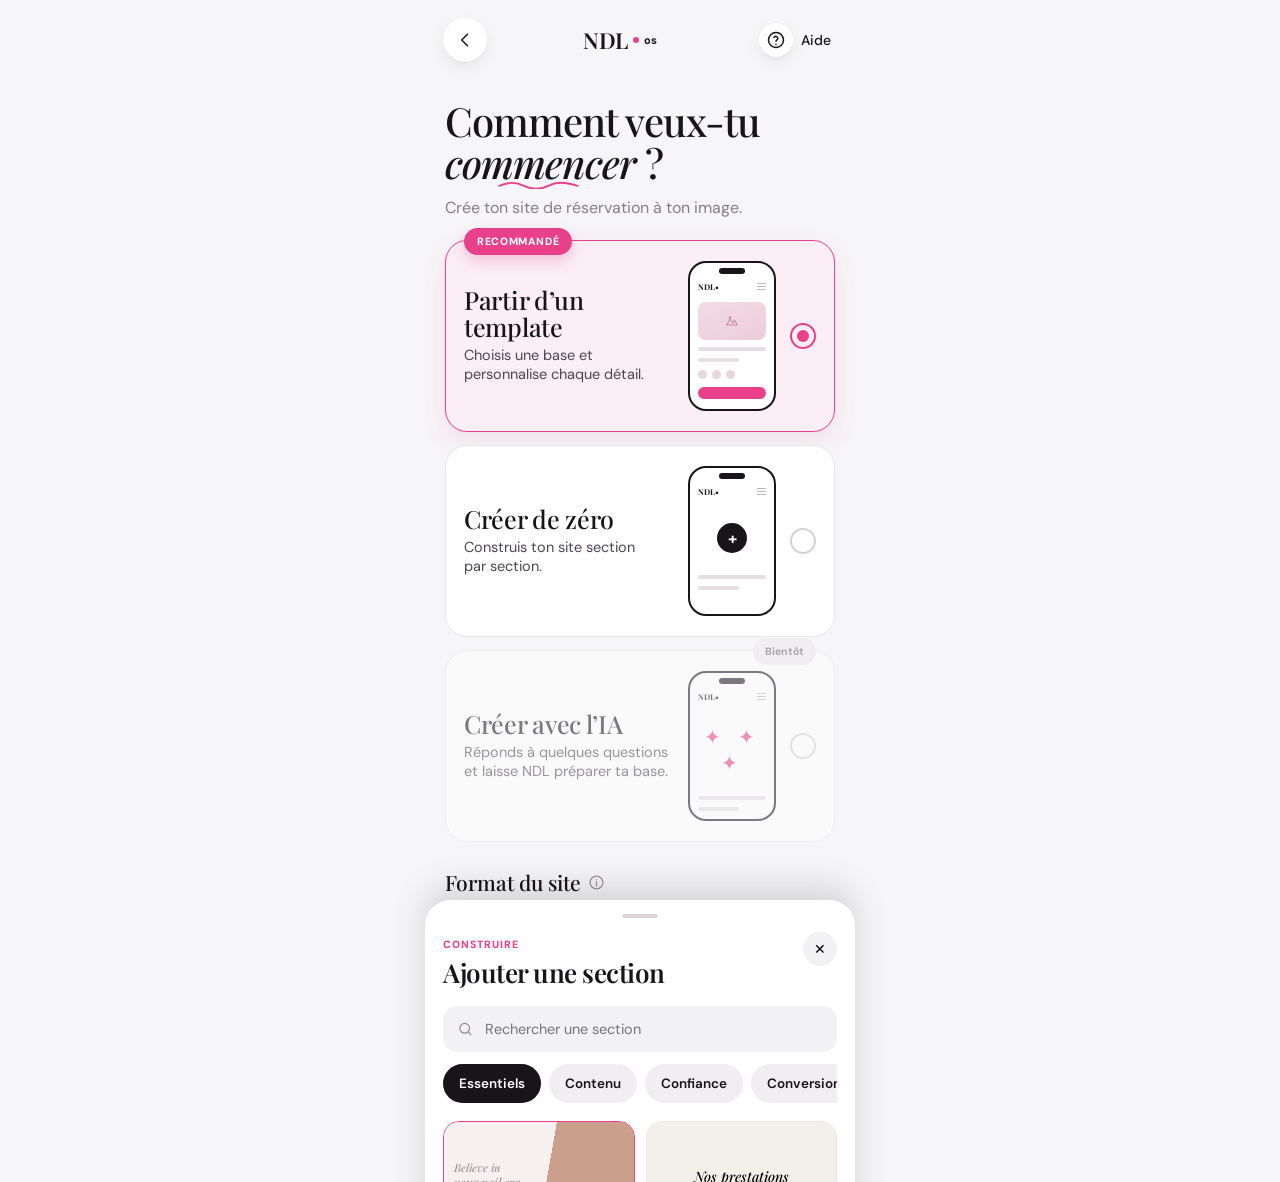
<file: studio-hygiene/site-builder/index.html>
<!doctype html>
<html lang="fr">
<head>
<meta charset="utf-8">
<meta name="viewport" content="width=device-width,initial-scale=1,viewport-fit=cover">
<title>NDL OS — Créer ton site</title>
<link rel="icon" type="image/svg+xml" href="data:image/svg+xml,%3Csvg xmlns='http://www.w3.org/2000/svg' viewBox='0 0 64 64'%3E%3Crect width='64' height='64' rx='17' fill='%23111012'/%3E%3Cpath d='M17 45V19h5l20 18V19h5v26h-5L22 27v18z' fill='%23ffb6ce'/%3E%3C/svg%3E">
<style>
@import url('https://fonts.googleapis.com/css2?family=DM+Sans:wght@400;500;600;700;800&family=Playfair+Display:ital,wght@0,500;0,600;1,500;1,600&display=swap');

:root{
  --ink:#17151a;
  --paper:#f6f5f7;
  --muted:#847e88;
  --line:#e9e6ea;
  --pink:#e8408a;
  --pink-deep:#d92f78;
  --pink-soft:#fbeef4;
  --green:#12ad0c;
}
*{box-sizing:border-box}
body{margin:0;background:var(--paper);color:var(--ink);font-family:'DM Sans',Arial,sans-serif;-webkit-tap-highlight-color:transparent}
button,input{font:inherit}
button{cursor:pointer;-webkit-appearance:none;appearance:none}
.ico{width:20px;height:20px;stroke:currentColor;stroke-width:1.8;stroke-linecap:round;stroke-linejoin:round;fill:none;display:block}

/* ---------- app shell ---------- */
.app{width:min(100%,430px);margin:auto;min-height:100dvh;background:var(--paper);position:relative;overflow-x:hidden}
.view{display:none}
.view.active{display:flex;flex-direction:column;min-height:100dvh}

/* ================= VIEW 1 — ONBOARDING ================= */
.obTop{display:flex;align-items:center;justify-content:space-between;padding:18px 18px 6px}
.circleBtn{width:44px;height:44px;border-radius:50%;border:0;background:#fff;box-shadow:0 1px 0 #0000000d,0 6px 16px #00000010;display:grid;place-items:center;color:var(--ink)}
.obBrand{font:600 22px/1 'Playfair Display',serif;letter-spacing:-.5px;display:flex;align-items:center;gap:6px}
.obBrand .dot{width:6px;height:6px;border-radius:50%;background:var(--pink);display:inline-block;margin:0 -1px}
.obBrand small{font:700 11px 'DM Sans';letter-spacing:.02em;color:var(--ink)}
.helpBtn{display:flex;align-items:center;gap:8px;border:0;background:none;color:var(--ink);font-size:14px;font-weight:500}
.helpBtn .circleBtn{width:34px;height:34px}

.obBody{padding:18px 20px 130px;flex:1}
.obBody h1{margin:14px 0 0;font:500 40px/1.04 'Playfair Display',serif;letter-spacing:-1px}
.obBody h1 em{font-style:italic;position:relative;display:inline-block}
.obBody h1 em .squiggle{position:absolute;left:2px;right:6px;bottom:-6px;height:8px;background:url("data:image/svg+xml,%3Csvg xmlns='http://www.w3.org/2000/svg' viewBox='0 0 100 10'%3E%3Cpath d='M1 6 C 12 1,22 1,32 6 S 52 11,62 6 S 82 1,99 6' stroke='%23e8408a' stroke-width='2.4' fill='none' stroke-linecap='round'/%3E%3C/svg%3E") no-repeat center/100% 100%}
.obLead{margin:14px 0 22px;color:var(--muted);font-size:16px}

.obChoices{display:grid;gap:13px}
.obCard{position:relative;display:flex;align-items:center;gap:14px;text-align:left;border-radius:22px;border:1.5px solid var(--line);background:#fff;padding:20px 18px;cursor:pointer}
.obCard input{position:absolute;opacity:0;pointer-events:none}
.obCard.selected{border-color:var(--pink);background:var(--pink-soft);box-shadow:0 10px 26px #e8408a1c}
.obCard.disabled{opacity:.55;cursor:default}
.obCardBody{flex:1;min-width:0}
.obCard h2{margin:0 0 6px;font:500 25px/1.05 'Playfair Display',serif;letter-spacing:-.3px}
.obCard p{margin:0;color:#4a4550;font-size:14.5px;line-height:1.35}
.badge{position:absolute;left:18px;top:-13px;background:var(--pink);color:#fff;font:800 10.5px 'DM Sans';letter-spacing:.06em;padding:7px 13px;border-radius:99px;box-shadow:0 6px 14px #e8408a40}
.soon{position:absolute;right:18px;top:-13px;background:#eceaec;color:#6a646c;font:700 10.5px 'DM Sans';padding:7px 12px;border-radius:99px}
.radioDot{flex:0 0 auto;width:26px;height:26px;border-radius:50%;border:2px solid #d6d1d5;display:grid;place-items:center}
.obCard.selected .radioDot{border-color:var(--pink)}
.obCard.selected .radioDot:after{content:'';width:12px;height:12px;border-radius:50%;background:var(--pink)}

/* mini phone mockups inside the choice cards */
.miniPhone{flex:0 0 auto;width:88px;height:150px;border:2.5px solid var(--ink);border-radius:18px;background:#fff;position:relative;overflow:hidden;padding:10px 8px 8px}
.miniPhone:before{content:'';position:absolute;top:5px;left:50%;transform:translateX(-50%);width:26px;height:6px;border-radius:99px;background:var(--ink)}
.miniPhone .mpBar{display:flex;align-items:center;justify-content:space-between;margin-top:8px}
.miniPhone .mpBrand{font:700 8px 'Playfair Display',serif}
.miniPhone .mpMenu{width:9px;height:7px;display:flex;flex-direction:column;justify-content:space-between}
.miniPhone .mpMenu i{display:block;height:1px;background:#bdb8bc}
.mpHero{margin-top:10px;height:38px;border-radius:8px;background:linear-gradient(160deg,#f3dbe4,#eccdd9);display:grid;place-items:center}
.mpHero svg{width:16px;height:16px;stroke:#c98fa6;stroke-width:1.6;fill:none}
.mpLine{height:4px;border-radius:3px;background:#e3dfe2;margin-top:7px}
.mpLine.w60{width:60%}
.mpDots{display:flex;gap:5px;margin-top:8px}
.mpDots i{width:9px;height:9px;border-radius:50%;background:#e9d6de}
.mpCta{margin-top:8px;height:12px;border-radius:99px;background:var(--pink)}
.mpPlus{margin-top:26px;width:30px;height:30px;border-radius:50%;background:var(--ink);color:#fff;display:grid;place-items:center;font-size:16px;font-weight:700}
.mpSpark{margin-top:22px;text-align:center;font-size:20px;color:var(--pink);letter-spacing:6px}

.formatBlock{margin-top:26px}
.formatLabel{display:flex;align-items:center;gap:7px;font:500 21px 'Playfair Display',serif;margin-bottom:12px}
.formatLabel .ico{width:17px;height:17px;color:#9b959e}
.formatToggle{display:flex;background:#fff;border:1px solid var(--line);border-radius:99px;padding:5px;box-shadow:0 2px 8px #0000000a}
.fmtBtn{flex:1;display:flex;align-items:center;justify-content:center;gap:8px;border:0;background:none;border-radius:99px;padding:13px 10px;font-size:15px;font-weight:600;color:var(--ink)}
.fmtBtn .ico{width:17px;height:17px}
.fmtBtn.active{background:var(--ink);color:#fff}

.obCtaBar{position:sticky;bottom:0;padding:14px 20px calc(18px + env(safe-area-inset-bottom));background:linear-gradient(180deg,transparent,var(--paper) 30%)}
.obContinue{width:100%;border:0;border-radius:99px;background:var(--pink);color:#fff;padding:18px;font:800 14.5px 'DM Sans';letter-spacing:.05em;display:flex;align-items:center;justify-content:center;gap:8px;box-shadow:0 14px 26px #e8408a35}
.obContinue .ico{width:18px;height:18px}

/* ================= VIEW 2 — EDITOR ================= */
.editorView{background:#eeecef}
.edTop{margin:14px 8px 10px;background:#fff;border-radius:99px;display:flex;align-items:center;gap:2px;padding:5px;box-shadow:0 10px 26px #00000012}
.edTop .circleBtn{width:34px;height:34px;flex:0 0 auto;box-shadow:none;background:#f2f1f3}
.edSiteGroup{display:flex;align-items:center;gap:4px;padding:0 4px;white-space:nowrap;flex:0 1 auto;min-width:0}
.edSiteName{border:0;background:none;display:flex;align-items:center;gap:2px;font:800 11.5px 'DM Sans';letter-spacing:.01em;padding:0;white-space:nowrap}
.edSiteName .ico{width:12px;height:12px;flex:0 0 auto}
.edDraftTag{color:var(--pink);font:800 9px 'DM Sans';letter-spacing:.02em;white-space:nowrap}
.edSavedPill{display:flex;align-items:center;gap:4px;background:#f2f1f3;border-radius:99px;padding:6px 8px;font-size:10px;color:#4c474f;white-space:nowrap;flex:0 0 auto}
.dotGreen{width:6px;height:6px;border-radius:50%;background:var(--green);display:inline-block;flex:0 0 auto}
.eyeBtn{margin-left:auto}
.edPublish{flex:0 0 auto;display:flex;align-items:center;gap:5px;border:0;border-radius:99px;background:linear-gradient(120deg,var(--pink),var(--pink-deep));color:#fff;padding:5px 11px 5px 5px;font:700 11.5px 'DM Sans';white-space:nowrap}
.edPublish .pubIcon{width:22px;height:22px;border-radius:50%;background:#ffffff33;display:grid;place-items:center;flex:0 0 auto}
.edPublish .ico{width:12px;height:12px}

.edStage{padding:6px 20px 210px;display:flex;justify-content:center}
.phoneFrame{width:250px;border:9px solid var(--ink);border-radius:40px;background:var(--ink);position:relative;box-shadow:0 20px 40px #00000020}
.phoneFrame:before{content:'';position:absolute;top:0;left:50%;transform:translateX(-50%);width:96px;height:24px;background:var(--ink);border-radius:0 0 16px 16px;z-index:3}
.phoneScreen{background:#fbf8f6;border-radius:32px;overflow:hidden;max-height:66vh;overflow-y:auto;scrollbar-width:none}
.phoneScreen::-webkit-scrollbar{display:none}
.siteStatusBar{height:30px;display:flex;align-items:flex-end;justify-content:space-between;padding:0 16px 4px;font:600 11px 'DM Sans'}
.siteHeader{display:flex;align-items:center;justify-content:space-between;padding:6px 14px 10px;border-bottom:1px solid #ece7e4}
.siteHeader b{font:700 15px 'Playfair Display',serif;display:flex;align-items:center;gap:4px}
.siteHeader b i{width:5px;height:5px;border-radius:50%;background:var(--pink);display:inline-block}
.siteHeader small{font:700 7px 'DM Sans';letter-spacing:.1em;color:#8f8a8d;margin-left:5px}
.siteHeader .ico{width:16px;height:16px}
.siteScroll{padding-bottom:6px}
.siteSection{position:relative;margin:10px;padding:14px;border-radius:14px;border:1.5px solid transparent}
.siteSection.selected{border-color:var(--pink)}
.secTag{position:absolute;left:8px;top:-9px;background:var(--pink);color:#fff;font:700 9px 'DM Sans';padding:4px 9px;border-radius:99px}
.secMenu{position:absolute;right:8px;top:-9px;width:22px;height:22px;border-radius:50%;background:#fff;border:1px solid #eee;font-size:11px;box-shadow:0 3px 8px #0000001a}
.secHead{display:flex;align-items:center;justify-content:space-between;font:700 13px 'DM Sans';margin-bottom:8px;position:relative}
.secHead .secMenu{position:static;box-shadow:none;border:0;background:none}
.heroPh{height:56px;border-radius:9px;background:#efe6e0;display:grid;place-items:center;color:#c9beb4}
.heroPh .ico{width:20px;height:20px}
.siteSection h3{text-align:center;font:500 15px/1.15 'Playfair Display',serif;margin:9px 0 7px}
.lineBar{height:4px;border-radius:3px;background:#e5dfda;margin:0 auto 5px;width:70%}
.lineBar.short{width:45%}
.heroBtnPh{display:block;margin:9px auto 0;border:0;border-radius:99px;background:var(--pink-soft);color:var(--pink-deep);font:700 10.5px 'DM Sans';padding:8px 14px}
.addBetween{display:block;margin:-2px auto;width:26px;height:26px;border-radius:50%;background:var(--ink);color:#fff;border:3px solid #fbf8f6;font-size:14px;line-height:1;position:relative;z-index:2}
.tileRow{display:grid;grid-template-columns:repeat(3,1fr);gap:6px}
.tileRow i{display:block;aspect-ratio:1;border-radius:8px;background:#efe6e0}

.structureSheet{position:fixed;left:50%;bottom:64px;transform:translateX(-50%);width:min(100%,430px);max-height:50dvh;overflow-y:auto;background:#fff;border-radius:24px 24px 0 0;box-shadow:0 -10px 30px #00000014;padding:14px 16px calc(10px + env(safe-area-inset-bottom));z-index:10}
.structureSheet .grab{width:36px;height:4px;border-radius:99px;background:#ddd9db;margin:0 auto 12px}
.sheetHead{display:flex;align-items:flex-start;justify-content:space-between;margin-bottom:8px}
.sheetHead h2{margin:0;font:800 19px 'DM Sans'}
.sheetHead p{margin:3px 0 0;color:#9b959e;font-size:12.5px}
.addSectionBtn{display:flex;align-items:center;gap:6px;border:0;border-radius:99px;background:var(--ink);color:#fff;padding:11px 15px;font:700 13px 'DM Sans'}
.structList{display:grid;margin-top:6px}
.structRow{display:flex;align-items:center;gap:10px;padding:9px 6px;border-radius:12px;border-left:4px solid transparent}
.structRow.selected{background:var(--pink-soft);border-left-color:var(--pink)}
.handle{color:#c9c4c8;letter-spacing:-2px;font-size:15px;width:14px;text-align:center}
.rowThumb{width:38px;height:38px;border-radius:9px;background:#efe6e0;display:grid;place-items:center;color:#c9beb4}
.rowThumb .ico{width:16px;height:16px}
.rowThumb.grid3{display:grid;grid-template-columns:repeat(3,1fr);gap:2px;padding:8px 6px}
.rowThumb.grid3 i{background:#c9beb4;border-radius:2px}
.structRow b{flex:1;font:600 14.5px 'DM Sans'}
.rowEye,.rowMore{border:0;background:none;color:var(--ink);width:24px;height:24px;display:grid;place-items:center}

.bottomNav{position:fixed;left:50%;bottom:0;transform:translateX(-50%);width:min(100%,430px);display:grid;grid-template-columns:repeat(5,1fr);background:#fff;border-top:1px solid var(--line);padding:9px 4px calc(6px + env(safe-area-inset-bottom));z-index:11}
.navItem{border:0;background:none;display:grid;justify-items:center;gap:4px;color:#9c969f;font-size:10.5px;font-weight:600;padding:4px 0}
.navItem.active{color:var(--pink)}
.navItem .ico{width:20px;height:20px}

/* ================= ADD SECTION SHEET ================= */
.scrim{position:fixed;inset:0;background:#00000055;opacity:0;pointer-events:none;transition:.2s;z-index:19}
.scrim.show{opacity:1;pointer-events:auto}
.addSectionSheet{position:fixed;left:50%;bottom:0;transform:translate(-50%,100%);width:min(100%,430px);max-height:86dvh;background:#fff;border-radius:26px 26px 0 0;box-shadow:0 -14px 34px #00000022;padding:14px 18px calc(74px + env(safe-area-inset-bottom));z-index:20;transition:transform .28s cubic-bezier(.2,.7,.3,1);overflow-y:auto}
.addSectionSheet.show{transform:translate(-50%,0)}
.addSectionSheet .grab{width:36px;height:4px;border-radius:99px;background:#ddd9db;margin:0 auto 14px}
.asHead{display:flex;align-items:flex-start;justify-content:space-between}
.asEyebrow{color:var(--pink);font:800 10.5px 'DM Sans';letter-spacing:.1em}
.asHead h2{margin:2px 0 0;font:600 26px 'Playfair Display',serif;letter-spacing:-.5px}
.asClose{width:34px;height:34px;border-radius:50%;border:0;background:#f2f1f3;display:grid;place-items:center;font-size:14px}
.asSearch{display:flex;align-items:center;gap:9px;background:#f2f1f3;border-radius:14px;padding:13px 14px;margin:16px 0 12px}
.asSearch .ico{width:18px;height:18px;color:#8f8a8d}
.asSearch input{border:0;background:none;outline:0;width:100%;font-size:14.5px;color:var(--ink)}
.asCats{display:flex;gap:8px;overflow-x:auto;padding-bottom:4px;margin-bottom:14px}
.asCats button{flex:0 0 auto;border:0;border-radius:99px;background:#f0eef0;color:var(--ink);padding:11px 16px;font:600 13.5px 'DM Sans'}
.asCats button.active{background:var(--ink);color:#fff}
.asGrid{display:grid;grid-template-columns:1fr 1fr;gap:11px}
.asCard{position:relative;text-align:left;border:1.5px solid var(--line);border-radius:16px;background:#fff;padding:0;overflow:hidden}
.asCard.selected{border-color:var(--pink)}
.asThumb{position:relative;height:108px;overflow:hidden}
.asPlus{position:absolute;right:7px;top:7px;width:26px;height:26px;border-radius:50%;background:var(--pink);color:#fff;display:grid;place-items:center;font-size:15px;line-height:1;box-shadow:0 4px 10px #e8408a45}
.asCard b{display:block;padding:9px 10px 0;font:700 13.5px 'DM Sans'}
.asCard span{display:block;padding:2px 10px 10px;color:#9b959e;font-size:11.5px}
.asThumb.tHero{background:linear-gradient(100deg,#f6f1ee 54%,#caa08c 54%);display:flex;align-items:center}
.asThumb.tHero .cap{padding:0 4px 0 10px;font:italic 500 11px/1.15 'Playfair Display',serif}
.asThumb.tHero .cap b{display:block;font:italic 500 12px 'Playfair Display',serif;padding:0}
.asThumb.tPrestations{background:#f3efe9;display:grid;place-items:center;font:italic 500 14px 'Playfair Display',serif}
.asThumb.tPortfolio{background:linear-gradient(135deg,#3a2c28,#c8a394,#221a18)}
.asThumb.tAvis{background:#fdf3f4;display:flex;flex-direction:column;align-items:center;justify-content:center;gap:4px;padding:8px}
.asThumb.tAvis .stars{color:var(--pink);font-size:10px;letter-spacing:2px}
.asThumb.tAvis small{font-size:9px;color:#8f8a8d;text-align:center}
.asThumb.tApropos{background:#efe9e6;display:flex;align-items:center;justify-content:center;padding:10px}
.asThumb.tApropos p{margin:0;font:500 11px/1.25 'DM Sans';text-align:center}
.asThumb.tRegles{background:#fff;display:flex;gap:8px;align-items:center;justify-content:center}
.asThumb.tRegles i{width:26px;height:26px;border-radius:50%;border:1.5px solid #f0c9d8;display:grid;place-items:center;font-size:11px}
.asThumb.tFidelite{background:#1c1a1d;color:#fff;display:flex;flex-direction:column;align-items:center;justify-content:center;gap:6px}
.asThumb.tFidelite .stampRow{display:flex;gap:3px}
.asThumb.tFidelite i{width:10px;height:10px;border-radius:50%;border:1px solid #fff6}
.asThumb.tContact{background:linear-gradient(160deg,#221520,#3a2030);color:#fff;display:flex;align-items:center;justify-content:center}
.asThumb.tContact b{font:500 12px 'Playfair Display',serif;font-style:italic}

@media(max-width:400px){
  .obBody h1{font-size:34px}
  .obCard h2{font-size:22px}
  .miniPhone{width:76px;height:132px}
  .phoneFrame{width:220px}
}
</style>
</head>
<body>
<div class="app" id="app">

  <!-- ===== VIEW 1 : ONBOARDING ===== -->
  <section class="view active" id="viewOnboarding">
    <header class="obTop">
      <button class="circleBtn" aria-label="Retour" onclick="history.back()">
        <svg class="ico" viewBox="0 0 24 24"><path d="M15 19 8 12l7-7"/></svg>
      </button>
      <div class="obBrand">NDL<span class="dot"></span><small>os</small></div>
      <button class="helpBtn"><span class="circleBtn"><svg class="ico" viewBox="0 0 24 24"><circle cx="12" cy="12" r="9"/><path d="M9.5 9a2.5 2.5 0 0 1 4.7 1.2c0 1.6-2.2 1.8-2.2 3.3"/><path d="M12 17.2v.1"/></svg></span>Aide</button>
    </header>

    <main class="obBody">
      <h1>Comment veux-tu <em>commencer<span class="squiggle"></span></em> ?</h1>
      <p class="obLead">Crée ton site de réservation à ton image.</p>

      <div class="obChoices" id="startChoices">
        <label class="obCard selected" data-choice="template">
          <input type="radio" name="start" checked>
          <span class="badge">RECOMMANDÉ</span>
          <div class="obCardBody">
            <h2>Partir d’un template</h2>
            <p>Choisis une base et personnalise chaque détail.</p>
          </div>
          <div class="miniPhone">
            <div class="mpBar"><span class="mpBrand">NDL•</span><span class="mpMenu"><i></i><i></i><i></i></span></div>
            <div class="mpHero"><svg viewBox="0 0 24 24"><path d="M4 18 9 9l4 6 3-4 4 7z"/><circle cx="9" cy="7" r="1.4"/></svg></div>
            <div class="mpLine"></div><div class="mpLine w60"></div>
            <div class="mpDots"><i></i><i></i><i></i></div>
            <div class="mpCta"></div>
          </div>
          <span class="radioDot"></span>
        </label>

        <label class="obCard" data-choice="scratch">
          <input type="radio" name="start">
          <div class="obCardBody">
            <h2>Créer de zéro</h2>
            <p>Construis ton site section<br>par section.</p>
          </div>
          <div class="miniPhone">
            <div class="mpBar"><span class="mpBrand">NDL•</span><span class="mpMenu"><i></i><i></i><i></i></span></div>
            <div class="mpPlus" style="margin-left:auto;margin-right:auto">+</div>
            <div class="mpLine" style="margin-top:22px"></div><div class="mpLine w60"></div>
          </div>
          <span class="radioDot"></span>
        </label>

        <label class="obCard disabled" data-choice="ai">
          <input type="radio" name="start" disabled>
          <span class="soon">Bientôt</span>
          <div class="obCardBody">
            <h2>Créer avec l’IA</h2>
            <p>Réponds à quelques questions et laisse NDL préparer ta base.</p>
          </div>
          <div class="miniPhone">
            <div class="mpBar"><span class="mpBrand">NDL•</span><span class="mpMenu"><i></i><i></i><i></i></span></div>
            <div class="mpSpark">✦ ✦ ✦</div>
            <div class="mpLine" style="margin-top:20px"></div><div class="mpLine w60"></div>
          </div>
          <span class="radioDot"></span>
        </label>
      </div>

      <div class="formatBlock">
        <div class="formatLabel">Format du site
          <svg class="ico" viewBox="0 0 24 24"><circle cx="12" cy="12" r="9"/><path d="M12 11v6M12 8v.1"/></svg>
        </div>
        <div class="formatToggle" id="formatToggle">
          <button class="fmtBtn active" data-fmt="miniapp" type="button">
            <svg class="ico" viewBox="0 0 24 24"><rect x="7" y="2" width="10" height="20" rx="2.5"/><path d="M11 19h2"/></svg>
            Mini-app
          </button>
          <button class="fmtBtn" data-fmt="onepage" type="button">
            <svg class="ico" viewBox="0 0 24 24"><path d="M6 3h9l3 3v15H6z"/><path d="M15 3v3h3"/></svg>
            One Page
          </button>
        </div>
      </div>
    </main>

    <div class="obCtaBar">
      <button class="obContinue" id="continueBtn" type="button">CONTINUER
        <svg class="ico" viewBox="0 0 24 24"><path d="M5 12h14M13 6l6 6-6 6"/></svg>
      </button>
    </div>
  </section>

  <!-- ===== VIEW 2 : ÉDITEUR ===== -->
  <section class="view" id="viewEditor">
    <header class="edTop">
      <button class="circleBtn" aria-label="Retour" id="backToOnboarding">
        <svg class="ico" viewBox="0 0 24 24"><path d="M15 19 8 12l7-7"/></svg>
      </button>
      <div class="edSiteGroup">
        <button class="edSiteName" type="button">MON SITE <svg class="ico" viewBox="0 0 24 24"><path d="m6 9 6 6 6-6"/></svg></button>
        <span class="edDraftTag">BROUILLON</span>
      </div>
      <span class="edSavedPill"><i class="dotGreen"></i>Enregistré</span>
      <button class="circleBtn eyeBtn" aria-label="Aperçu">
        <svg class="ico" viewBox="0 0 24 24"><path d="M2 12s3.5-7 10-7 10 7 10 7-3.5 7-10 7-10-7-10-7Z"/><circle cx="12" cy="12" r="3"/></svg>
      </button>
      <button class="edPublish" type="button">
        <span class="pubIcon"><svg class="ico" viewBox="0 0 24 24" style="stroke:#fff"><path d="M7 17 17 7M9 7h8v8"/></svg></span>
        Publier
      </button>
    </header>

    <div class="edStage">
      <div class="phoneFrame">
        <div class="phoneScreen">
          <div class="siteStatusBar"><span>9:41</span>
            <svg class="ico" viewBox="0 0 24 24" width="16" height="16"><path d="M2 18h2v-4H2zM7 18h2v-8H7zM12 18h2v-11h-2zM17 18h2v-15h-2z"/></svg>
          </div>
          <div class="siteHeader">
            <b>NDL<i></i><small>STUDIO D’ONGLERIE</small></b>
            <svg class="ico" viewBox="0 0 24 24"><path d="M4 7h16M4 12h16M4 17h16"/></svg>
          </div>
          <div class="siteScroll" id="siteScroll">
            <section class="siteSection selected" data-sec="hero">
              <span class="secTag">Hero</span>
              <button class="secMenu">⋯</button>
              <div class="heroPh"><svg class="ico" viewBox="0 0 24 24"><rect x="3" y="4" width="18" height="16" rx="2"/><path d="m4 17 5-5 4 4 3-3 4 4" /><circle cx="8" cy="9" r="1.4"/></svg></div>
              <h3>Un regard unique<br>sur votre beauté</h3>
              <div class="lineBar"></div><div class="lineBar short"></div>
              <button class="heroBtnPh" type="button">Ajouter un bouton</button>
            </section>
            <button class="addBetween" type="button" aria-label="Ajouter une section" data-open-add>+</button>

            <section class="siteSection" data-sec="prestations">
              <div class="secHead">Prestations<button class="secMenu">⋯</button></div>
              <div class="tileRow"><i></i><i></i><i></i></div>
            </section>
            <button class="addBetween" type="button" aria-label="Ajouter une section" data-open-add>+</button>

            <section class="siteSection" data-sec="portfolio">
              <div class="secHead">Portfolio<button class="secMenu">⋯</button></div>
              <div class="tileRow"><i></i><i></i><i></i></div>
            </section>
            <button class="addBetween" type="button" aria-label="Ajouter une section" data-open-add>+</button>

            <section class="siteSection" data-sec="avis">
              <div class="secHead">Avis clientes<button class="secMenu">⋯</button></div>
              <div class="tileRow"><i></i><i></i><i></i></div>
            </section>
            <button class="addBetween" type="button" aria-label="Ajouter une section" data-open-add>+</button>

            <section class="siteSection" data-sec="contact">
              <div class="secHead">Contact<button class="secMenu">⋯</button></div>
              <div class="tileRow"><i></i><i></i><i></i></div>
            </section>
          </div>
        </div>
      </div>
    </div>

    <div class="structureSheet">
      <div class="grab"></div>
      <div class="sheetHead">
        <div><h2>Structure du site</h2><p>Maintiens pour réorganiser</p></div>
        <button class="addSectionBtn" type="button" data-open-add>+ Ajouter</button>
      </div>
      <div class="structList" id="structList">
        <div class="structRow selected" data-sec="hero"><span class="handle">⠿⠿⠿</span><span class="rowThumb"><svg class="ico" viewBox="0 0 24 24"><rect x="3" y="4" width="18" height="14" rx="2"/><path d="M6 16h12"/></svg></span><b>Hero</b><button class="rowEye"><svg class="ico" viewBox="0 0 24 24"><path d="M2 12s3.5-7 10-7 10 7 10 7-3.5 7-10 7-10-7-10-7Z"/><circle cx="12" cy="12" r="3"/></svg></button><button class="rowMore">⋯</button></div>
        <div class="structRow" data-sec="prestations"><span class="handle">⠿⠿⠿</span><span class="rowThumb grid3"><i></i><i></i><i></i></span><b>Prestations</b><button class="rowEye"><svg class="ico" viewBox="0 0 24 24"><path d="M2 12s3.5-7 10-7 10 7 10 7-3.5 7-10 7-10-7-10-7Z"/><circle cx="12" cy="12" r="3"/></svg></button><button class="rowMore">⋯</button></div>
        <div class="structRow" data-sec="portfolio"><span class="handle">⠿⠿⠿</span><span class="rowThumb grid3"><i></i><i></i><i></i></span><b>Portfolio</b><button class="rowEye"><svg class="ico" viewBox="0 0 24 24"><path d="M2 12s3.5-7 10-7 10 7 10 7-3.5 7-10 7-10-7-10-7Z"/><circle cx="12" cy="12" r="3"/></svg></button><button class="rowMore">⋯</button></div>
        <div class="structRow" data-sec="avis"><span class="handle">⠿⠿⠿</span><span class="rowThumb"><svg class="ico" viewBox="0 0 24 24"><path d="M7 8h10M7 12h6M4 4h16v13H9l-5 4z"/></svg></span><b>Avis clientes</b><button class="rowEye"><svg class="ico" viewBox="0 0 24 24"><path d="M2 12s3.5-7 10-7 10 7 10 7-3.5 7-10 7-10-7-10-7Z"/><circle cx="12" cy="12" r="3"/></svg></button><button class="rowMore">⋯</button></div>
        <div class="structRow" data-sec="contact"><span class="handle">⠿⠿⠿</span><span class="rowThumb"><svg class="ico" viewBox="0 0 24 24"><path d="M4 5h16v14H4z"/><path d="m4 6 8 7 8-7"/></svg></span><b>Contact</b><button class="rowEye"><svg class="ico" viewBox="0 0 24 24"><path d="M2 12s3.5-7 10-7 10 7 10 7-3.5 7-10 7-10-7-10-7Z"/><circle cx="12" cy="12" r="3"/></svg></button><button class="rowMore">⋯</button></div>
      </div>
    </div>

    <nav class="bottomNav" id="bottomNav">
      <button class="navItem active" data-tab="structure"><svg class="ico" viewBox="0 0 24 24"><rect x="3" y="3" width="8" height="8" rx="1.5"/><rect x="13" y="3" width="8" height="8" rx="1.5"/><rect x="3" y="13" width="8" height="8" rx="1.5"/><rect x="13" y="13" width="8" height="8" rx="1.5"/></svg>Structure</button>
      <button class="navItem" data-tab="contenu"><svg class="ico" viewBox="0 0 24 24"><path d="M6 3h9l3 3v15H6z"/><path d="M9 12h6M9 16h6"/></svg>Contenu</button>
      <button class="navItem" data-tab="design"><svg class="ico" viewBox="0 0 24 24"><circle cx="12" cy="12" r="9"/><circle cx="9" cy="10" r="1.3"/><circle cx="14" cy="9" r="1.3"/><circle cx="15" cy="14" r="1.3"/><path d="M12 3a9 9 0 0 0 0 18c1.4 0 2-1 2-2s-.5-1.3-.5-2.2c0-1 .8-1.8 1.8-1.8H17a4 4 0 0 0 4-4c0-5-4-8-9-8Z"/></svg>Design</button>
      <button class="navItem" data-tab="reserver"><svg class="ico" viewBox="0 0 24 24"><rect x="3" y="5" width="18" height="16" rx="2"/><path d="M3 10h18M8 3v4M16 3v4"/></svg>Réserver</button>
      <button class="navItem" data-tab="reglages"><svg class="ico" viewBox="0 0 24 24"><circle cx="12" cy="12" r="3"/><path d="M19 12a7 7 0 0 0-.1-1.2l2-1.6-2-3.4-2.4 1a7 7 0 0 0-2-1.2L14 3h-4l-.5 2.6a7 7 0 0 0-2 1.2l-2.4-1-2 3.4 2 1.6A7 7 0 0 0 5 12c0 .4 0 .8.1 1.2l-2 1.6 2 3.4 2.4-1c.6.5 1.3.9 2 1.2L10 21h4l.5-2.6c.7-.3 1.4-.7 2-1.2l2.4 1 2-3.4-2-1.6c.1-.4.1-.8.1-1.2Z"/></svg>Réglages</button>
    </nav>
  </section>

  <!-- ===== SHEET : AJOUTER UNE SECTION ===== -->
  <div class="scrim" id="scrim"></div>
  <div class="addSectionSheet" id="addSectionSheet">
    <div class="grab"></div>
    <div class="asHead">
      <div><span class="asEyebrow">CONSTRUIRE</span><h2>Ajouter une section</h2></div>
      <button class="asClose" id="closeAddSection" aria-label="Fermer">✕</button>
    </div>
    <div class="asSearch">
      <svg class="ico" viewBox="0 0 24 24"><circle cx="11" cy="11" r="7"/><path d="m20 20-3.5-3.5"/></svg>
      <input placeholder="Rechercher une section">
    </div>
    <div class="asCats" id="asCats">
      <button class="active" type="button" data-cat="essentiels">Essentiels</button>
      <button type="button" data-cat="contenu">Contenu</button>
      <button type="button" data-cat="confiance">Confiance</button>
      <button type="button" data-cat="conversion">Conversion</button>
    </div>
    <div class="asGrid" id="asGrid">
      <button class="asCard selected" data-sec="hero">
        <div class="asThumb tHero"><span class="cap">Believe in<br><b>your nail era</b></span></div>
        <b>Hero</b><span>8 styles</span>
      </button>
      <button class="asCard" data-sec="prestations">
        <div class="asThumb tPrestations">Nos prestations</div>
        <b>Prestations</b><span>6 styles</span>
      </button>
      <button class="asCard" data-sec="portfolio">
        <div class="asThumb tPortfolio"></div>
        <b>Portfolio</b><span>7 styles</span>
      </button>
      <button class="asCard" data-sec="avis">
        <div class="asThumb tAvis"><span class="stars">★★★★★</span><small>“Toujours un résultat<br>parfait !”</small></div>
        <b>Avis clientes</b><span>4 styles</span>
      </button>
      <button class="asCard" data-sec="apropos">
        <div class="asThumb tApropos"><p>Plus qu’une pose,<br>une signature.</p></div>
        <b>À propos</b><span>5 styles</span>
      </button>
      <button class="asCard" data-sec="regles">
        <div class="asThumb tRegles"><i>🌿</i><i>♥</i><i>◆</i></div>
        <b>Règles</b><span>4 styles</span>
      </button>
      <button class="asCard" data-sec="fidelite">
        <div class="asThumb tFidelite"><div class="stampRow"><i></i><i></i><i></i><i></i><i></i></div><small>Fidélité récompensée</small></div>
        <b>Fidélité</b><span>3 styles</span>
      </button>
      <button class="asCard" data-sec="contact">
        <div class="asThumb tContact"><b>Discutons !</b></div>
        <b>Contact</b><span>4 styles</span>
      </button>
    </div>
  </div>
</div>

<script>
// ---- view switch ----
const viewOnboarding=document.getElementById('viewOnboarding');
const viewEditor=document.getElementById('viewEditor');
document.getElementById('continueBtn').onclick=()=>{
  viewOnboarding.classList.remove('active');
  viewEditor.classList.add('active');
  window.scrollTo(0,0);
};
document.getElementById('backToOnboarding').onclick=()=>{
  viewEditor.classList.remove('active');
  viewOnboarding.classList.add('active');
};

// ---- onboarding: start choice ----
document.querySelectorAll('#startChoices .obCard:not(.disabled)').forEach(card=>{
  card.addEventListener('click',()=>{
    document.querySelectorAll('#startChoices .obCard').forEach(c=>c.classList.remove('selected'));
    card.classList.add('selected');
    card.querySelector('input').checked=true;
  });
});

// ---- onboarding: format toggle ----
document.querySelectorAll('#formatToggle .fmtBtn').forEach(btn=>{
  btn.addEventListener('click',()=>{
    document.querySelectorAll('#formatToggle .fmtBtn').forEach(b=>b.classList.remove('active'));
    btn.classList.add('active');
  });
});

// ---- editor: select a section (both on canvas + in structure list) ----
function selectSection(id){
  document.querySelectorAll('.siteSection').forEach(s=>s.classList.toggle('selected',s.dataset.sec===id));
  document.querySelectorAll('.structRow').forEach(r=>r.classList.toggle('selected',r.dataset.sec===id));
}
document.querySelectorAll('.siteSection').forEach(s=>s.addEventListener('click',e=>{
  if(e.target.closest('[data-open-add]'))return;
  selectSection(s.dataset.sec);
}));
document.querySelectorAll('.structRow').forEach(r=>r.addEventListener('click',()=>selectSection(r.dataset.sec)));

// ---- bottom nav ----
document.querySelectorAll('.navItem').forEach(btn=>{
  btn.addEventListener('click',()=>{
    document.querySelectorAll('.navItem').forEach(b=>b.classList.remove('active'));
    btn.classList.add('active');
  });
});

// ---- add-section sheet ----
const scrim=document.getElementById('scrim');
const addSheet=document.getElementById('addSectionSheet');
function openAdd(){scrim.classList.add('show');addSheet.classList.add('show');}
function closeAdd(){scrim.classList.remove('show');addSheet.classList.remove('show');}
document.querySelectorAll('[data-open-add]').forEach(b=>b.addEventListener('click',openAdd));
document.getElementById('closeAddSection').onclick=closeAdd;
scrim.addEventListener('click',closeAdd);

document.querySelectorAll('#asCats button').forEach(btn=>{
  btn.addEventListener('click',()=>{
    document.querySelectorAll('#asCats button').forEach(b=>b.classList.remove('active'));
    btn.classList.add('active');
  });
});
document.querySelectorAll('.asCard').forEach(card=>{
  card.addEventListener('click',()=>{
    document.querySelectorAll('.asCard').forEach(c=>c.classList.remove('selected'));
    card.classList.add('selected');
  });
});
</script>
</body>
</html>
</file>
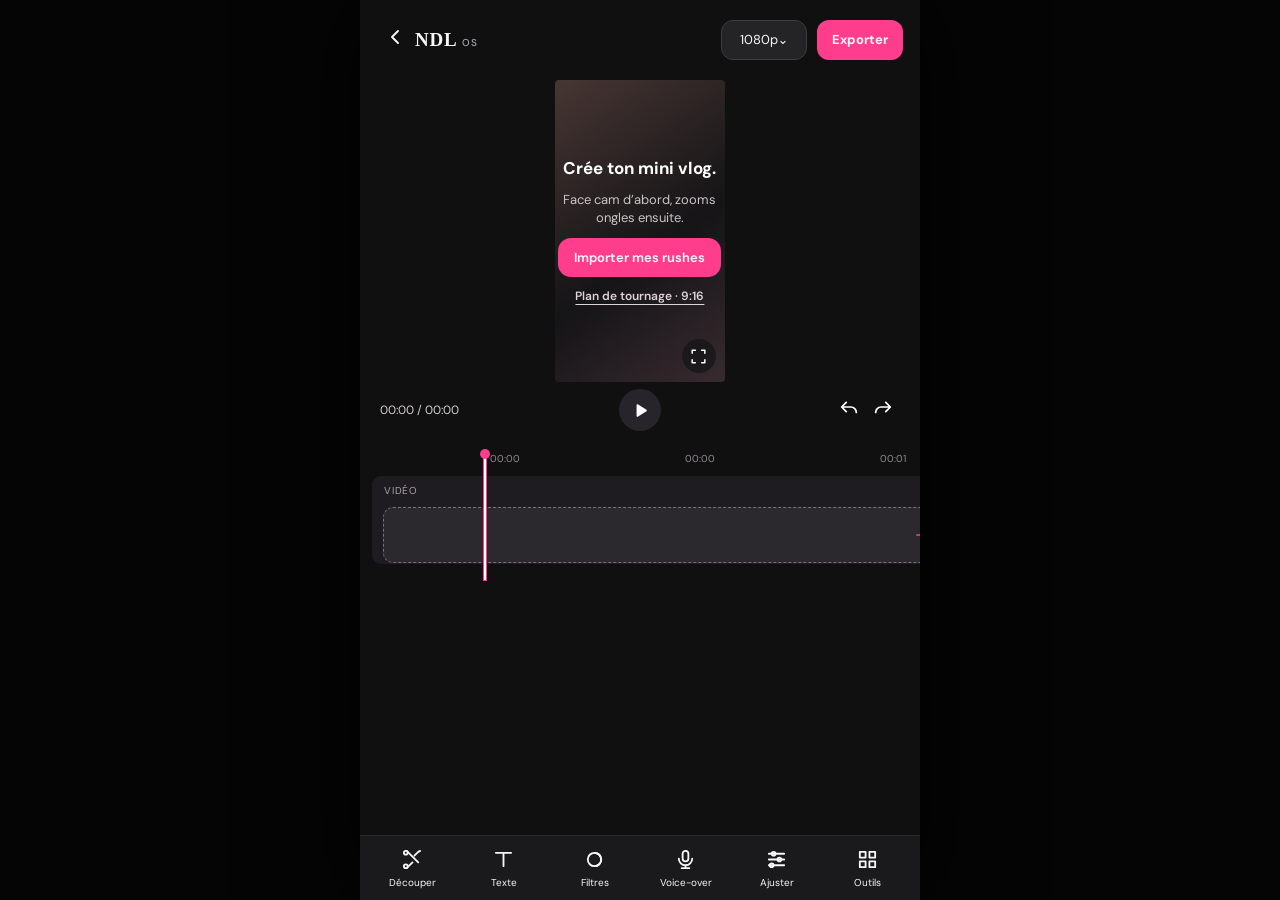
<file: studio-hygiene/nail-cam/montage/index.html>
<!doctype html>
<html lang="fr"><head><meta charset="utf-8"><meta name="viewport" content="width=device-width,initial-scale=1,viewport-fit=cover"><title>NDL Nail Cam — Montage</title>
<style>
@import url('https://fonts.googleapis.com/css2?family=DM+Sans:wght@400;500;600;700&family=Playfair+Display:ital,wght@0,500;1,500&display=swap');:root{--bg:#101011;--s:#1c1c1e;--s2:#29292d;--line:#3c3c41;--ink:#f8f7f7;--muted:#aaa7ad;--pink:#ff3d8d;--cream:#f8f2ef;--green:#16864f;--orange:#e58a18}*{box-sizing:border-box}body{margin:0;background:#050505;color:var(--ink);font-family:DM Sans,system-ui,sans-serif;overflow:hidden}.app{width:min(100%,560px);height:100dvh;margin:auto;background:var(--bg);display:flex;flex-direction:column;overflow:hidden}.top{height:74px;padding:max(13px,env(safe-area-inset-top)) 17px 8px;display:flex;align-items:center;gap:10px}.top button,.tool{font:inherit;color:var(--ink);border:0;cursor:pointer}.back{background:none;font-size:30px;width:28px}.brand{font:600 19px Georgia,serif;letter-spacing:.04em}.brand small{font:500 10px DM Sans;color:var(--muted);letter-spacing:.13em}.grow{flex:1}.quality,.export{height:40px;border-radius:12px!important;font-size:13px!important}.quality{min-width:86px;background:#242426!important;border:1px solid var(--line)!important}.export{padding:0 15px;background:var(--pink)!important;font-weight:700!important}.stage{height:35dvh;min-height:255px;display:grid;place-items:center;position:relative}.preview{height:100%;max-width:72vw;aspect-ratio:9/16;position:relative;overflow:hidden;border-radius:4px;background:linear-gradient(145deg,#473634,#151416 57%,#382b30);container-type:inline-size}.preview video{display:none;width:100%;height:100%;object-fit:cover}.empty{height:100%;padding:28px;display:grid;place-content:center;text-align:center;gap:10px;color:#c9c5c7;font-size:13px;line-height:1.4}.empty b{font-size:17px;color:#fff}.import{border:0;border-radius:99px;background:var(--pink);color:#fff;padding:11px 16px;font:600 13px DM Sans;cursor:pointer}.safe{display:none;position:absolute;inset:9%;border:1px solid #ffffff78}.textLayer{display:none;position:absolute;left:10%;right:10%;bottom:13%;font:500 9.5cqw/.98 'Playfair Display';color:#fff;text-shadow:0 2px 10px #000}.textLayer strong{display:block;font:600 4.3cqw DM Sans;letter-spacing:.35em;margin-bottom:7px}.expand{position:absolute;right:9px;bottom:9px;width:34px;height:34px;border:0;border-radius:50%;background:#171719d9;color:#fff;font-size:19px}.stageControls{position:absolute;left:20px;right:20px;bottom:-1px;height:35px;display:flex;align-items:center;justify-content:space-between}.stageControls button{border:0;background:none;color:#fff;font-size:22px;cursor:pointer}.time{font-size:12px;color:#d4cfd2}.timeline{height:29dvh;min-height:214px;padding-top:9px;position:relative;overflow:hidden}.ruler{height:24px;padding:0 18px 0 30px;display:flex;justify-content:space-between;align-items:end;color:#908b90;font-size:10px}.tracks{height:calc(100% - 24px);overflow-x:auto;overflow-y:hidden;padding:2px 18px 0 30px}.track{position:relative;min-width:700px;height:59px;margin-bottom:7px;background:#18181a;border-radius:5px;overflow:hidden}.track:before{position:absolute;left:7px;top:8px;color:#979298;font-size:9px;z-index:3}.videoTrack:before{content:'VIDÉO'}.audioTrack:before{content:'AUDIO';top:21px}.textTrack:before{content:'TEXTE';top:21px}.clip{position:absolute;top:3px;height:53px;border:1px solid transparent;border-radius:5px;overflow:hidden;background:linear-gradient(120deg,#7f5b59,#2f2425);cursor:pointer}.clip.active{border:2px solid var(--pink)}.clip video{width:100%;height:100%;object-fit:cover;pointer-events:none}.clip b{position:absolute;left:6px;bottom:5px;font-size:9px;text-shadow:0 1px 4px #000}.handle{position:absolute;top:0;bottom:0;width:9px;background:#fff;z-index:4;cursor:ew-resize}.start{left:0}.end{right:0}.wave{position:absolute;left:55px;right:8px;top:10px;height:39px;border:1px solid #8e2958;border-radius:7px;background:linear-gradient(90deg,#3f172c,#842446 54%,#31121f);overflow:hidden}.wave:after{content:'~~~~ ~~~ ~~~~~ ~~~ ~~~~~ ~~~~~ ~~ ~~~~~';position:absolute;inset:7px 8px;color:#ff69a5;letter-spacing:3px;font-size:20px;line-height:1}.audioName{position:absolute;left:11px;top:19px;z-index:3;font-size:11px}.trackText{position:absolute;left:62px;top:17px;font-size:11px;color:#a7a1a7}.playhead{position:absolute;z-index:10;top:-7px;bottom:0;left:30px;width:2px;background:#fff;box-shadow:0 0 0 1px var(--pink)}.playhead:before{content:'';position:absolute;top:-5px;left:-4px;width:10px;height:10px;border-radius:50%;background:var(--pink)}.tools{margin-top:auto;display:flex;gap:5px;overflow-x:auto;border-top:1px solid #29292c;background:#1a1a1c;padding:11px 12px calc(10px + env(safe-area-inset-bottom))}.tool{min-width:68px;background:transparent;display:grid;gap:5px;place-items:center;font-size:11px}.tool i{font-style:normal;font-size:22px}.tool.active i{color:var(--pink)}.sheet{position:fixed;z-index:20;left:0;right:0;bottom:0;min-height:38dvh;max-height:67dvh;padding:11px 17px calc(15px + env(safe-area-inset-bottom));background:#242426;border-radius:23px 23px 0 0;transform:translateY(105%);transition:transform .25s;overflow:auto}.sheet.show{transform:translateY(0)}.grab{height:4px;width:38px;border-radius:9px;background:#696970;margin:0 auto 13px}.sheet h2{font-size:20px;margin:0 0 10px}.row{display:flex;gap:8px;overflow:auto}.tabs{display:flex;gap:20px;overflow:auto;border-bottom:1px solid #434348;margin:12px -17px;padding:0 17px}.tabs button{white-space:nowrap;padding:0 0 10px;background:none;border:0;color:#a7a2a7;font:600 13px DM Sans}.tabs button.active{color:#fff;border-bottom:2px solid var(--pink)}.choices{display:grid;grid-template-columns:repeat(3,1fr);gap:8px}.choice,.pill{border:1px solid #424246;background:#303034;color:#fff;border-radius:11px;font:600 12px DM Sans;cursor:pointer}.choice{min-height:69px;padding:8px}.choice i{display:block;font-style:normal;font-size:17px;margin-bottom:4px}.choice.active{outline:2px solid var(--pink)}.pill{white-space:nowrap;padding:10px 12px}.card{margin-top:11px;padding:13px;border:1px solid #414146;border-radius:13px;background:#2d2d30}.card b{font-size:14px}.card p{margin:4px 0 0;color:#b9b5ba;font-size:12px;line-height:1.4}.primary{width:100%;margin-top:12px;padding:14px;border:0;border-radius:12px;background:var(--pink);color:#fff;font:700 14px DM Sans;cursor:pointer}.setting{margin:13px 0}.setting label{display:flex;justify-content:space-between;font-size:13px;font-weight:700;margin-bottom:8px}.setting input{width:100%;accent-color:var(--pink)}.switchRow{display:flex;align-items:center;gap:12px;padding:9px 0}.switchRow i{font-style:normal;font-size:22px}.switchRow div{flex:1}.switchRow b{font-size:14px}.switchRow small{display:block;color:var(--muted);font-size:11px;margin-top:2px}.switch{appearance:none;width:47px;height:28px;border-radius:20px;background:#666;border:0;cursor:pointer}.switch:checked{background:var(--pink)}.switch:before{content:'';display:block;width:22px;height:22px;margin:3px;border-radius:50%;background:#fff;transition:.2s}.switch:checked:before{transform:translateX(19px)}.textInput{width:100%;padding:13px;border:0;border-radius:11px;background:#39393c;color:#fff;font:15px DM Sans}.swatches{display:flex;gap:13px;margin-top:13px}.swatches button{width:31px;height:31px;border:2px solid #fff;border-radius:50%;background:#111}.swatches button:nth-child(2){background:#fff}.swatches button:nth-child(3){background:var(--pink)}.swatches button:nth-child(4){background:#f0dce4}.swatches button:nth-child(5){background:#8d8d94}.toast{position:fixed;z-index:40;left:50%;bottom:90px;transform:translate(-50%,170%);background:#f8f7f7;color:#111;border-radius:999px;padding:11px 15px;font-size:12px;white-space:nowrap;transition:.2s}.toast.show{transform:translate(-50%,0)}.full{position:fixed;z-index:30;inset:0;background:var(--cream);color:#131315;overflow:auto;transform:translateX(102%);transition:transform .28s;padding:max(16px,env(safe-area-inset-top)) 20px calc(24px + env(safe-area-inset-bottom))}.full.show{transform:translateX(0)}.fullTop{display:flex;align-items:center;gap:12px;margin-bottom:22px}.fullTop button{border:0;background:none;font-size:28px;cursor:pointer}.fullTop .brand{font-size:19px}.bell{margin-left:auto;font-size:22px}.full h1{font-size:34px;letter-spacing:-1.6px;margin:0 0 15px}.lightTabs{display:flex;gap:8px;overflow:auto;margin-bottom:15px}.lightTabs button{white-space:nowrap;border:0;border-radius:99px;padding:11px 15px;background:#eceaec;color:#252428;font:600 13px DM Sans}.lightTabs button.active{background:#121214;color:#fff!important}.lightCard{padding:15px;border-radius:18px;background:#f0eff0;margin:13px 0}.lightCard b{font-size:16px}.lightCard p{margin:4px 0 0;color:#77737a;font-size:13px;line-height:1.45}.rec{display:flex;gap:11px;align-items:center}.thumb{width:85px;height:52px;border-radius:9px;background:linear-gradient(135deg,#8e655f,#2d2422)}.score{font-size:56px;font-weight:700;letter-spacing:-4px;line-height:1}.score small{font-size:27px;letter-spacing:-1px;font-weight:500}.progress{height:10px;border-radius:9px;background:#dbd8dc;overflow:hidden;margin-top:12px}.progress i{display:block;width:0;height:100%;border-radius:9px;background:var(--pink)}.feedback{border-top:1px solid #d9d6d9;margin-top:18px;padding-top:15px}.feedback h3{margin:0 0 10px;font-size:18px}.feedback p{font-size:14px;margin:9px 0}.ok{color:var(--green)}.warn{color:var(--orange)}.black{width:100%;border:0;border-radius:16px;background:#111;color:#fff;padding:16px;font:700 15px DM Sans;margin-top:12px}.exportLogo{height:106px;border-radius:19px;background:#efedef;display:flex;gap:15px;align-items:center;padding:18px;margin-bottom:20px}.exportLogo i{width:60px;height:60px;display:grid;place-items:center;border-radius:17px;background:#fff;font-style:normal;font-size:29px}.exportLogo b{display:block;font-size:17px}.exportLogo span{display:block;font-size:13px;color:#77737a;margin-top:4px}.exportRow,.checkline{display:flex;justify-content:space-between;align-items:center;padding:19px 0;border-bottom:1px solid #dedbde;font-size:15px}.exportRow button{border:0;background:none;font:600 15px DM Sans}.grid{display:grid;grid-template-columns:repeat(3,1fr);gap:11px}.grid button{aspect-ratio:1;border:0;border-radius:17px;background:#151517;color:#fff;font:14px DM Sans;display:grid;place-items:center;gap:5px;cursor:pointer}.grid i{font-style:normal;font-size:29px}.grid small{font-size:12px}.cancel{display:flex;justify-content:space-between;margin-top:28px;font-size:14px}.cancel button{border:0;background:none;font:inherit}.hidden{display:none!important}@media(min-width:720px){.app{box-shadow:0 0 90px #000}.stage{height:40dvh}.timeline{height:27dvh}.preview{max-width:380px}}

.ico{width:22px;height:22px;stroke:currentColor;stroke-width:1.9;stroke-linecap:round;stroke-linejoin:round;fill:none}.back .ico{width:24px;height:24px}.stageControls .ico{width:22px;height:22px}.tool .ico{width:23px;height:23px}.tool{min-width:63px}.tool svg{pointer-events:none}.import{display:inline-block;width:auto;justify-self:center;white-space:nowrap;border-radius:13px}.timeline.empty{height:130px;min-height:130px}.timeline.empty .audioTrack,.timeline.empty .textTrack{display:none}.timeline.empty .track{height:56px}.tracks{padding-left:18px}.track{min-width:440px}.wave{left:92px}.audioName{left:12px}.playhead{left:18px}.tool i{display:none}.tools{gap:2px;padding-left:7px;padding-right:7px}.tools .tool{min-width:66px;font-size:11px}.tools .tool:last-child{min-width:66px}
button{-webkit-appearance:none;appearance:none;touch-action:manipulation}.sheet{pointer-events:none}.sheet.show{pointer-events:auto}.full{display:none;transform:none}.full.show{display:block}.full button{color:#131315}.timeline.empty{height:0;min-height:0;padding:0;visibility:hidden}.timeline.empty .ruler,.timeline.empty .tracks{display:none}.tools{overflow:hidden;display:grid;grid-template-columns:repeat(6,minmax(0,1fr));gap:0}.tools .tool,.tools .tool:last-child{min-width:0;width:100%;font-size:10px}.grid .ico{width:28px;height:28px;stroke:#fff;stroke-width:1.8}.grid button{padding:12px 5px}.grid small{font-size:11px;line-height:1.15}.analyseCta{width:100%;margin-top:18px;padding:15px 16px;border:0;border-radius:15px;background:#151517!important;color:#fff!important;font:700 15px DM Sans;display:flex;align-items:center;justify-content:space-between}.analyseCta .ico{width:20px;height:20px;stroke:#fff}.plainClose{display:block;width:100%;margin:13px 0 0;border:0!important;background:none!important;color:#615c62!important;font:600 14px DM Sans}.fullTop button .ico{width:24px;height:24px}.fullTop button{color:#151517!important;display:grid;place-items:center;width:34px;height:34px;padding:0}.fullTop{margin-bottom:14px}
.toast{display:none}.toast.show{display:block}
.shootLink{border:0;background:transparent;color:#ddd3d8;font:600 12px DM Sans;text-decoration:underline;text-underline-offset:4px;cursor:pointer}.kitIntro{padding:12px 13px;border-radius:14px;background:#303034;margin-bottom:12px}.kitIntro b{display:block;font-size:14px}.kitIntro p{margin:4px 0 0;color:#bfbac0;font-size:12px;line-height:1.4}.kitList{display:grid;gap:8px}.kit{border:1px solid #44444a;background:#2b2b2e;color:#fff;border-radius:13px;padding:12px;text-align:left;font:inherit;cursor:pointer}.kit.active{border-color:var(--pink);box-shadow:0 0 0 1px var(--pink)}.kit b{display:block;font-size:14px}.kit small{display:block;margin-top:4px;color:#beb9be;font-size:12px;line-height:1.35}.shotList{display:grid;gap:8px;margin:12px 0}.shot{display:flex;align-items:flex-start;gap:9px;padding:10px 11px;border:1px solid #424248;border-radius:12px;background:#2c2c30}.shot input{margin:3px 0 0;accent-color:var(--pink)}.shot b{display:block;font-size:13px}.shot small{display:block;margin-top:2px;color:#b6b1b7;font-size:12px;line-height:1.3}.settingNote{padding:11px 12px;border-radius:12px;background:#303034;color:#d7d2d7;font-size:12px;line-height:1.45}.settingNote strong{color:#fff}.exportHint{margin:12px 0 0;color:#6d686e;font-size:12px;line-height:1.4}.fullTop .bell .ico{width:22px;height:22px}.fullTop .bell{display:grid;place-items:center}
/* Mobile editor rebuild */.grid button,.grid button small{color:#fff!important}.grid button .ico{stroke:#fff!important}.sheet{z-index:40;padding-top:46px}.sheetClose{position:absolute;right:16px;top:12px;width:38px;height:38px;border:1px solid #4a484e!important;border-radius:50%;background:#303034!important;color:#fff!important;display:grid;place-items:center;padding:0!important}.sheetClose .ico{width:21px;height:21px;stroke:#fff}.addMedia{width:calc(100% - 22px);height:54px;margin:7px 11px;border:1px dashed #77727b!important;border-radius:10px;background:#2b292e!important;color:#fff!important;display:flex;align-items:center;justify-content:center;gap:8px;font:600 13px DM Sans}.addMedia .ico{width:18px;height:18px;stroke:#ff3d8d}.timeline.empty{height:150px;min-height:150px;padding:0;visibility:visible}.timeline.empty .ruler,.timeline.empty .tracks{display:block}.timeline.empty .audioTrack,.timeline.empty .textTrack{display:none}.timeline.empty .videoTrack{display:block;height:68px;background:#1e1c20}.timeline.empty .videoTrack:before{content:'VIDÉO';position:absolute;left:12px;top:4px;color:#aaa5ad;font:10px DM Sans;letter-spacing:.08em}.timeline.empty .videoTrack .addMedia{position:absolute;left:0;top:8px}.textPanelTabs{display:flex;gap:6px;overflow:auto;padding-bottom:10px;border-bottom:1px solid #454249}.textPanelTabs button,.analysisTabs button{flex:0 0 auto;border:0!important;background:none!important;color:#aaa6ad!important;padding:8px 4px;font:600 15px DM Sans}.textPanelTabs button.active,.analysisTabs button.active{color:#fff!important;border-bottom:3px solid #ff3d8d!important}.choice .ico{width:22px;height:22px;stroke:currentColor}.toolIcon{width:27px;height:27px;stroke:#fff;fill:none;stroke-width:1.8;stroke-linecap:round;stroke-linejoin:round}.recWave{height:46px;border-radius:10px;background:#1a191c;display:flex;align-items:center;gap:3px;padding:0 13px;margin:12px 0}.recWave i{display:block;width:3px;height:var(--h);background:#ff3d8d;border-radius:2px;opacity:.8}.recordingBadge{display:inline-flex;align-items:center;gap:7px;color:#ff72aa;font:600 12px DM Sans}.recordingBadge:before{content:'';width:8px;height:8px;border-radius:50%;background:#ff3d8d;box-shadow:0 0 0 4px #ff3d8d33}.sheet .helper{font:13px/1.45 DM Sans;color:#aaa6ad;margin:-8px 0 14px}.voiceIcon{width:26px;height:26px;stroke:#fff;fill:none;stroke-width:1.8}@media(max-width:600px){body{background:#111}.app{width:100%;max-width:none;height:100svh}.top{height:76px;flex:0 0 76px;padding:13px 16px}.brand{font-size:25px}.stage{height:50svh;min-height:410px;max-height:500px;flex:0 0 auto;padding:6px 12px 12px}.preview{height:100%;width:auto;max-width:76vw;aspect-ratio:9/16}.empty{padding:20px 16px;gap:14px;text-align:center}.empty b{font-size:24px;line-height:1.1}.empty span{font-size:16px;line-height:1.35}.import{width:100%;white-space:normal;font-size:16px;padding:14px 12px}.shootLink{display:none}.stageControls{padding:7px 6px 0}.timeline,.timeline.empty{height:142px;min-height:142px;flex:0 0 142px}.tracks{height:94px;padding-left:0}.track{min-width:100%;width:100%}.timeline.empty .videoTrack{height:72px}.tools{height:88px;flex:0 0 88px;padding-bottom:max(8px,env(safe-area-inset-bottom));background:#1b1a1d;border-top:1px solid #39363d}.tools .tool{font-size:10px}.tools .tool span{margin-top:4px}.sheet{max-height:78svh;overflow-y:auto;padding:48px 20px calc(26px + env(safe-area-inset-bottom));border-radius:26px 26px 0 0}.sheet h2{font-size:31px;margin:0 0 20px}.full{overflow-y:auto;padding:24px 20px calc(30px + env(safe-area-inset-bottom))}.grid button{min-height:140px!important;display:flex!important;flex-direction:column;justify-content:center;gap:13px}.grid button small{display:block!important;font-size:16px!important}.analyseCta{color:#fff!important}.plainClose{color:#65606a!important}.full button{color:#151517!important}}</style>
<style>
/* Timeline, sheets and light pages — mobile production pass */
.app.has-media .stage{padding-bottom:48px}.app.has-media .stageControls{bottom:4px}.app.has-media .stageControls #play{width:42px;height:42px;border-radius:50%;background:#262429;display:grid;place-items:center}.app.has-media .stageControls #play .ico{width:20px;height:20px}.app.has-media .timeline{height:214px;min-height:214px;flex:0 0 214px;padding-top:4px;background:#111113}.app.has-media .ruler{height:25px;padding:0 18px;font-size:10px}.app.has-media .tracks{height:185px;padding:3px 14px 8px 18px;overflow-x:auto;overflow-y:hidden;scrollbar-width:none}.app.has-media .tracks::-webkit-scrollbar{display:none}.app.has-media .track{height:54px;margin:0 0 6px;min-width:100%;width:100%;border-radius:8px;background:#19191c;overflow:hidden}.app.has-media .videoTrack{height:58px}.app.has-media .clip{top:2px;height:54px;border-radius:7px}.app.has-media .clip b{left:15px;bottom:5px;padding:2px 4px;border-radius:4px;background:#1119;font-size:9px}.app.has-media .handle{width:16px;touch-action:none}.app.has-media .handle:after{content:'';position:absolute;left:6px;top:18px;width:3px;height:17px;border-radius:3px;background:#9b9298}.app.has-media .videoTrack .addMedia{position:absolute;top:5px;width:48px;height:48px;margin:0;padding:0;border:1px solid #605b63!important;border-radius:9px;background:#2a292d!important;z-index:5}.app.has-media .videoTrack .addMedia span{display:none}.app.has-media .videoTrack .addMedia .ico{width:22px;height:22px}.app.has-media .audioTrack{height:51px;background:#17161a;border:1px solid #29272d}.app.has-media .audioTrack:before,.app.has-media .textTrack:before{display:none}.app.has-media .audioName{left:9px;top:8px;width:92px;height:35px;padding:0 9px;display:flex;align-items:center;border-radius:7px;background:#242229;color:#f5f2f4;font-size:10px;font-weight:600;white-space:nowrap}.app.has-media .wave{left:108px;right:7px;top:6px;height:38px;border:1px solid #a72e67;border-radius:7px;background:linear-gradient(90deg,#4a1a31,#84264e 55%,#4b1830);display:flex;align-items:center;gap:3px;padding:0 8px}.app.has-media .wave:after{display:none}.app.has-media .wave i{display:block;flex:0 0 2px;height:var(--h);border-radius:2px;background:#ff77ad;opacity:.92}.app.has-media .textTrack{height:46px}.app.has-media .trackText{left:14px;top:13px;font-size:12px}.app.has-media .playhead{left:18px;top:-3px;bottom:8px}.textPanelTabs{gap:20px;margin:0 0 18px;padding:0 0 11px}.textPanelTabs button{padding:7px 0}.textPanelTabs+.textInput{margin-bottom:14px}.sheet .choices{gap:12px}.sheet .choice{min-width:0;min-height:88px;padding:14px 9px;display:flex;flex-direction:column;align-items:center;justify-content:center;gap:7px;line-height:1.2;text-align:center}.sheet .choice strong{display:block;font-size:17px}.sheet .choice small{display:block;color:#d0cbd0;font-size:12px;font-weight:600}.sheet .row{gap:12px;margin-top:14px}.sheet .row .pill{min-height:45px}.sheet .primary{margin-top:18px}.full{width:100%;max-width:560px;left:50%;right:auto;transform:translateX(102%);overflow-x:hidden}.full.show{transform:translateX(-50%)}#allTools{padding-left:20px;padding-right:20px}#allTools .grid{width:100%;grid-template-columns:repeat(3,minmax(0,1fr));gap:11px}#allTools .grid button{width:100%;min-width:0;color:#fff!important}#allTools .grid button small{color:#fff!important}#allTools .analyseCta{color:#fff!important}#allTools .analyseCta span{color:#fff!important}#analyse .helper{color:#39353a;font-size:15px;line-height:1.45}#analyse .analysisTabs{display:grid;grid-template-columns:repeat(4,minmax(0,1fr));gap:7px;overflow:visible}#analyse .analysisTabs button{min-width:0;padding:10px 5px!important;border-radius:999px!important;background:#ece8e7!important;color:#211f21!important;font-size:12px!important}#analyse .analysisTabs button.active{background:#151517!important;color:#fff!important;border:0!important}#analyse .feedback .pill{display:block;width:100%;margin:8px 0;padding:13px;background:#fff!important;border:1px solid #ded9dc!important;color:#171518!important;text-align:left;white-space:normal}#analyse .black{background:#151517!important;color:#fff!important}#analyse .black *{color:#fff!important}
@media(max-width:600px){.app.has-media .stage{height:41svh;min-height:330px;max-height:390px}.app.has-media .preview{height:100%;max-height:342px}.full{max-width:none}.full.show{transform:translateX(-50%)}#allTools .fullTop,#analyse .fullTop{position:sticky;top:-24px;z-index:4;padding:14px 0 10px;background:var(--cream)}#allTools h1{font-size:36px;margin-bottom:18px}#allTools .grid{gap:10px}#allTools .grid button{min-height:0!important;aspect-ratio:1;padding:10px 4px!important;gap:9px}#allTools .grid button small{font-size:13px!important}#allTools .grid .ico{width:26px;height:26px}.sheet .choices{grid-template-columns:repeat(3,minmax(0,1fr))}.sheet .choice{min-height:94px}.sheet{padding-left:18px;padding-right:18px}}
@media(max-width:600px){.app.has-media .stage{height:45svh;min-height:350px;max-height:430px}.app.has-media .preview{max-height:382px}}
/* Editor controls pass */
.stage{display:flex;flex-direction:column;align-items:center;justify-content:flex-start;padding:6px 12px 0!important}.preview{flex:1;min-height:0}.stageControls,.app.has-media .stageControls{position:static!important;width:100%;height:52px;flex:0 0 52px;padding:4px 8px 0!important;display:grid;grid-template-columns:1fr auto 1fr;align-items:center}.stageControls>div{justify-self:end}.stageControls #play,.app.has-media .stageControls #play{justify-self:center;width:42px;height:42px;border-radius:50%;background:#27252b!important;display:grid;place-items:center;padding:0}.stageControls #play .ico{width:19px;height:19px}.expand{display:grid;place-items:center;padding:0}.expand .ico{width:19px;height:19px}.timeline.empty .ruler{display:grid!important;height:28px;padding:0 20px 0 38px}.timeline.empty .tracks{display:block!important;height:104px;padding:0 12px}.timeline.empty .videoTrack{height:88px!important;border-radius:9px}.timeline.empty .videoTrack:before{top:8px!important;left:12px!important}.timeline.empty .videoTrack .addMedia{top:24px!important;left:0!important;height:56px!important}.timeline.empty .playhead{display:block!important;top:20px;bottom:4px;left:18px}.filterGrid{display:grid;grid-template-columns:repeat(3,minmax(0,1fr));gap:10px;margin-top:12px}.filterCard{border:1px solid #454149;background:#302e33;color:#fff;border-radius:12px;padding:0;overflow:hidden;font:600 12px DM Sans}.filterCard span{display:block;height:65px;background:linear-gradient(135deg,#76544e,#d3aaa2 55%,#2d2527)}.filterCard b{display:block;padding:9px 5px;font-size:11px}.filterCard.active{outline:2px solid var(--pink);border-color:var(--pink)}.templateGrid{display:grid;grid-template-columns:repeat(4,minmax(0,1fr));gap:8px;margin-top:12px}.templateCard{min-width:0;min-height:104px;padding:10px 6px;border:1px solid #454249;border-radius:12px;background:#2f2e32;color:#fff;display:flex;flex-direction:column;justify-content:center;gap:5px;font:600 11px DM Sans;text-align:center}.templateCard strong{font-size:15px}.templateCard em{font:500 13px/1.05 Georgia,serif}.templateCard small{color:#bdb7bd}.templateCard.active{outline:2px solid var(--pink);border-color:var(--pink)}.combinedColors{display:flex;gap:12px;margin-top:15px}.combinedColors button{width:34px;height:34px;border:2px solid #eee;border-radius:50%}.audioAction{width:100%;min-height:58px;margin-top:10px;padding:10px 12px;border:1px solid #454249;border-radius:12px;background:#302e33;color:#fff;display:flex;align-items:center;gap:10px;text-align:left;font:inherit}.audioAction .ico{flex:0 0 auto}.audioAction span{flex:1}.audioAction b{display:block;font-size:13px}.audioAction small{display:block;color:#aaa5aa;font-size:11px;margin-top:3px}.audioAction .chev{flex:0 0 auto;font-size:20px}.musicControls{display:grid;grid-template-columns:repeat(3,minmax(0,1fr));gap:9px;margin:12px 0}.miniSetting{padding:11px;border:1px solid #454249;border-radius:12px;background:#302e33}.miniSetting b{display:block;font-size:11px}.miniSetting span{display:block;color:#aaa5aa;font-size:11px;margin:3px 0 8px}.miniSetting input{width:100%;accent-color:var(--pink)}.toggleGrid{display:grid;grid-template-columns:repeat(3,minmax(0,1fr));gap:9px}.toggleTile{min-height:72px;padding:10px 8px;border:1px solid #454249;border-radius:12px;background:#302e33;color:#fff;font:600 11px DM Sans}.toggleTile.active{border-color:var(--pink);background:#4b2135}.soundCards{display:grid;grid-template-columns:repeat(3,minmax(0,1fr));gap:9px;margin-top:10px}.soundCard{min-height:76px;padding:10px;border:1px solid #454249;border-radius:12px;background:linear-gradient(145deg,#5b4e50,#242326);color:#fff;text-align:left;font:600 11px DM Sans}.soundCard small{display:block;color:#ddd4d8;margin-top:5px}.selectRow{display:grid;grid-template-columns:1fr auto;align-items:center;padding:16px 0;border-bottom:1px solid #dedbde}.selectRow label{font-size:15px}.selectRow select{min-width:155px;padding:10px 34px 10px 12px;border:1px solid #d8d3d6;border-radius:11px;background:#fff;color:#171719;font:600 14px DM Sans}.musicTrack{height:51px!important;background:#251520!important;border:1px solid #8e2958!important}.musicTrack .trackText{left:12px;color:#fff}.musicTrack .trackText strong{color:#ff77ad}.app.has-music .timeline{height:270px!important;min-height:270px!important;flex-basis:270px!important}.app.has-music .tracks{height:240px!important}
.musicHeader{display:flex;align-items:center;gap:11px;padding:12px;border:1px solid #454249;border-radius:12px;background:#302e33}.musicHeader>span{width:38px;height:38px;border-radius:10px;background:#1b191d;display:grid;place-items:center;font-size:21px}.musicHeader>div{flex:1;min-width:0}.musicHeader b,.musicHeader small{display:block}.musicHeader small{margin-top:3px;color:#aaa5aa;font-size:11px}.musicWave{height:54px;margin:12px 0;border:1px solid #9b2d61;border-radius:10px;background:#351525;display:flex;align-items:center;gap:3px;padding:0 11px;overflow:hidden}.musicWave i{flex:1;min-width:2px;max-width:4px;height:var(--h);border-radius:2px;background:#ff70aa}.toggleTile b,.toggleTile small{display:block}.toggleTile small{margin-top:5px;color:#c8c1c5}.exportRow select,.selectRow select{min-width:155px;padding:10px 34px 10px 12px;border:1px solid #d8d3d6;border-radius:11px;background:#fff;color:#171719;font:600 14px DM Sans}#export #render{color:#fff!important}.app.has-media .audioName{gap:6px}.app.has-media .audioName .ico{width:15px;height:15px;flex:0 0 auto}.choice.active{border-color:var(--pink);outline:2px solid var(--pink)}#analyse .fullTop button,#allTools .fullTop button{color:#151517!important}#analyse .fullTop .ico,#allTools .fullTop .ico{stroke:#151517!important}
@media(max-width:600px){.stage{height:calc(100svh - 306px)!important;min-height:430px!important;max-height:none!important}.app.has-media .stage{height:calc(100svh - 378px)!important;min-height:340px!important;max-height:none!important}.app.has-media.has-music .stage{height:calc(100svh - 434px)!important;min-height:310px!important}.toggleTile{line-height:1.25}.templateGrid{gap:7px}.templateCard{padding-left:4px;padding-right:4px}}
</style>
<link rel="stylesheet" href="v34.css?v=37"><script defer src="v34.js?v=37"></script>
<script>document.addEventListener('DOMContentLoaded',()=>{
$('.audioName').innerHTML='<svg class="ico" viewBox="0 0 24 24"><path d="M4 10v4h4l5 4V6l-5 4z"/><path d="M17 9a4 4 0 0 1 0 6"/></svg>Original';
const actionBeforePolish=action;action=function(k){let result=actionBeforePolish(k);if(k==='text')requestAnimationFrame(()=>{$$('#sheetContent .choice').forEach(button=>{[...button.childNodes].filter(node=>node.nodeType===3&&node.textContent.trim()).forEach(node=>{let title=document.createElement('strong');title.textContent=node.textContent.trim();node.replaceWith(title)})})});return result};
$('#sheet').addEventListener('click',e=>{let button=e.target.closest('[data-x]');if(!button)return;if(['copy','font','pos'].includes(button.dataset.x)){button.parentElement.querySelectorAll('.choice').forEach(item=>item.classList.remove('active'));button.classList.add('active')}if(button.dataset.x==='pos'){let layer=$('#textLayer'),position=button.dataset.pos;layer.style.top=position==='flex-start'?'12%':position==='center'?'50%':'auto';layer.style.bottom=position==='flex-end'?'13%':'auto';layer.style.transform=position==='center'?'translateY(-50%)':'none'}},false);
$('#sheet').addEventListener('click',e=>{let button=e.target.closest('[data-x="split"]');if(!button||!cur())return;e.preventDefault();e.stopImmediatePropagation();let clip=cur(),cursor=$('#viewer').currentTime,mid=cursor>clip.start+.15&&cursor<clip.end-.15?cursor:(clip.start+clip.end)/2;clips.splice(sel+1,0,{...clip,start:mid,name:'Plan '+(clips.length+1)});clip.end=mid;sel++;render();cutSheet();note('Plan scindé au curseur.')},true);

/* Product pass: keep every editor control functional and consistent on mobile. */
let filterIntensity=70,musicVolume=75,fadeIn=.5,fadeOut=.8,musicName='',musicAudio=null,ducking=true,beatCut=true,syncMusic=true;
const filterLooks={none:'none',soft:'brightness(1.05) contrast(.95) saturate(.9)',warm:'sepia(.22) saturate(1.16) brightness(1.03)',glow:'brightness(1.12) contrast(.9) saturate(1.08)',clean:'contrast(1.08) saturate(.82) brightness(1.05)',film:'sepia(.18) contrast(1.08) saturate(.76)'};
function applyFilter(){let base=filterLooks[filter]||'none';$('#viewer').style.filter=base===''||base==='none'?'none':base;$('#viewer').style.opacity=String(.93+filterIntensity/1400)}
const polishedLoad=load;load=function(){polishedLoad();applyFilter()};
function filterSheet(){let items=[['none','Original'],['soft','Soft skin'],['warm','Warm nude'],['glow','Glow'],['clean','Clean studio'],['film','Editorial']];sheet('<h2>Filtres</h2><p class="helper">Choisis un rendu puis règle son intensité.</p><div class="filterGrid">'+items.map(x=>'<button class="filterCard '+(filter===x[0]?'active':'')+'" data-feature="filter" data-filter="'+x[0]+'"><span style="filter:'+(filterLooks[x[0]]||'none')+'"></span><b>'+x[1]+'</b></button>').join('')+'</div><div class="setting"><label>Intensité <span id="filterValue">'+filterIntensity+'%</span></label><input data-feature="filter-intensity" type="range" min="0" max="100" value="'+filterIntensity+'"></div>')}
function textSheetPolished(tab='text'){txtTab=tab;let nav=[['text','Texte'],['font','Police'],['position','Position']].map(x=>'<button data-feature="text-tab" data-tab="'+x[0]+'" class="'+(tab===x[0]?'active':'')+'">'+x[1]+'</button>').join(''),body='';if(tab==='text')body='<input class="textInput" id="newCaption" value="'+caption.replace(/"/g,'&quot;').replace(/\n/g,' ')+'"><div class="templateGrid"><button class="templateCard" data-x="copy" data-copy="Plus qu’un rendez-vous,|un rituel."><b>NDL</b><em>Plus qu’un rendez-vous,<br>un rituel.</em><small>Minimal</small></button><button class="templateCard" data-x="copy" data-copy="GLOW|DIFFERENT"><b>GLOW</b><em>DIFFERENT</em><small>Éditorial</small></button><button class="templateCard" data-x="copy" data-copy="NAIL CAM|Des poses. Du contenu. Sans effort."><b>NAIL CAM</b><em>Des poses.<br>Du contenu.</em><small>Hook</small></button><button class="templateCard" data-x="copy" data-copy="GOOD NAILS|BETTER DAYS"><b>GOOD NAILS</b><em>BETTER DAYS</em><small>Cover</small></button></div><div class="combinedColors"><button data-x="color" data-color="#fff" style="background:#fff"></button><button data-x="color" data-color="#111" style="background:#111"></button><button data-x="color" data-color="#ff3d8d" style="background:#ff3d8d"></button><button data-x="color" data-color="#f0dce4" style="background:#f0dce4"></button><button data-x="color" data-color="#9b9ba2" style="background:#9b9ba2"></button></div>';if(tab==='font')body='<div class="choices"><button class="choice" data-x="font" data-font="DM Sans"><strong>NDL</strong><small>Sans serif</small></button><button class="choice" data-x="font" data-font="Georgia"><strong>Éditorial</strong><small>Serif</small></button><button class="choice" data-x="font" data-font="cursive"><strong>Signature</strong><small>Script</small></button></div>';if(tab==='position')body='<div class="choices"><button class="choice" data-x="pos" data-pos="flex-start"><strong>Haut</strong></button><button class="choice" data-x="pos" data-pos="center"><strong>Centre</strong></button><button class="choice" data-x="pos" data-pos="flex-end"><strong>Bas</strong></button></div>';sheet('<h2>Texte & cover</h2><div class="tabs textPanelTabs">'+nav+'</div>'+body+'<button class="primary" data-x="apply-text">Appliquer</button>')}
function voiceSheetPolished(){let bars=Array.from({length:28},(_,i)=>'<i style="--h:'+(9+(i*13)%27)+'px"></i>').join('');sheet('<h2>Audio / voice-over</h2><div class="switchRow">'+svg('<path d="M4 10v4h4l5 4V6l-5 4z"/><path d="M17 9a4 4 0 0 1 0 6"/>')+'<div><b>Son original</b><small>'+ (original?'Activé sur les rushes':'Désactivé')+'</small></div><input class="switch" data-x="original" type="checkbox" '+(original?'checked':'')+'></div><div class="switchRow">'+svg('<rect x="9" y="3" width="6" height="11" rx="3"/><path d="M6 11a6 6 0 0 0 12 0M12 17v4M8 21h8"/>')+'<div><b>Voice-over</b><small>'+(recorder?'Enregistrement · '+voiceSec+' s':recorded?'Piste enregistrée dans cette session':'Autorise le micro puis enregistre')+'</small></div><button class="pill" data-x="record">'+(recorder?'Arrêter':'Enregistrer')+'</button></div><div class="recWave">'+bars+'</div><div class="setting"><label>Volume <span id="vVol">'+Math.round($('#viewer').volume*100)+'%</span></label><input data-x="volume" type="range" value="'+Math.round($('#viewer').volume*100)+'"></div><div class="switchRow">'+svg('<path d="M4 12h2l2-4 3 8 2-5 2 2h5"/>')+'<div><b>Réduction du bruit</b><small>Réglage enregistré pour le rendu MP4 serveur</small></div><input class="switch" data-x="noise" type="checkbox" '+(noise?'checked':'')+'></div><button class="audioAction" data-feature="captions">'+svg('<rect x="3" y="5" width="18" height="14" rx="2"/><path d="M8 10h2M8 14h2M14 10h2M14 14h2"/>')+'<span><b>Sous-titres auto</b><small>Préparer la transcription et le style</small></span><b>›</b></button><button class="audioAction" data-feature="music">'+svg('<path d="M9 18V6l10-2v12M9 9l10-2"/><circle cx="6" cy="18" r="3"/><circle cx="16" cy="16" r="3"/>')+'<span><b>Musique tendance</b><small>Volume, fondus, ducking et beat cut</small></span><b>›</b></button>')}
function captionsSheet(){sheet('<h2>Sous-titres auto</h2><div class="card"><b>Transcription automatique</b><p>Le style et la piste sont prêts. La transcription vocale finale sera générée par le moteur MP4 serveur.</p></div><input class="textInput" id="captionDraft" placeholder="Corriger ou saisir le texte…" value="'+caption.replace(/"/g,'&quot;').replace(/\n/g,' ')+'"><div class="combinedColors"><button data-x="color" data-color="#fff" style="background:#fff"></button><button data-x="color" data-color="#111" style="background:#111"></button><button data-x="color" data-color="#ff3d8d" style="background:#ff3d8d"></button></div><button class="primary" data-feature="prepare-captions">Préparer les sous-titres</button>')}
function ensureMusicRow(){if($('#musicRow'))return;$('#textRow').insertAdjacentHTML('beforebegin','<div class="track musicTrack hidden" id="musicRow"><span class="audioName">Musique</span><div class="wave"></div></div>')}
function musicSheet(){ensureMusicRow();sheet('<h2>Musique</h2><div class="musicHeader"><span>♪</span><div><b>'+(musicName||'Aucune musique')+'</b><small>'+(musicName?'Piste ajoutée au montage':'Importe un fichier audio depuis ton téléphone')+'</small></div><button class="pill" data-feature="import-music">Importer</button></div><div class="musicWave">'+Array.from({length:38},(_,i)=>'<i style="--h:'+(8+(i*11)%28)+'px"></i>').join('')+'</div><div class="musicControls"><div class="miniSetting"><b>Volume</b><span id="musicVolumeValue">'+musicVolume+'%</span><input data-feature="music-volume" type="range" value="'+musicVolume+'"></div><div class="miniSetting"><b>Fondu entrant</b><span id="fadeInValue">'+fadeIn.toFixed(1)+' s</span><input data-feature="fade-in" type="range" min="0" max="20" value="'+Math.round(fadeIn*10)+'"></div><div class="miniSetting"><b>Fondu sortant</b><span id="fadeOutValue">'+fadeOut.toFixed(1)+' s</span><input data-feature="fade-out" type="range" min="0" max="20" value="'+Math.round(fadeOut*10)+'"></div></div><div class="toggleGrid"><button class="toggleTile '+(ducking?'active':'')+'" data-feature="music-toggle" data-key="ducking"><b>Ducking</b><small>Auto</small></button><button class="toggleTile '+(beatCut?'active':'')+'" data-feature="music-toggle" data-key="beat"><b>Beat cut</b><small>Activé</small></button><button class="toggleTile '+(syncMusic?'active':'')+'" data-feature="music-toggle" data-key="sync"><b>Synchroniser</b><small>Sur la musique</small></button></div><h3>Sons recommandés</h3><div class="soundCards"><button class="soundCard" data-feature="sound" data-sound="Golden Hour"><b>Golden Hour</b><small>Chill · 02:28</small></button><button class="soundCard" data-feature="sound" data-sound="Silk Motion"><b>Silk Motion</b><small>Pop · 02:16</small></button><button class="soundCard" data-feature="sound" data-sound="Beauty Inside"><b>Beauty Inside</b><small>Lounge · 03:04</small></button></div>')}
const actionFeatureBase=action;action=function(k){if(k==='filters')return filterSheet();if(k==='text')return textSheetPolished();if(k==='voice')return voiceSheetPolished();if(k==='music')return musicSheet();if(k==='captions')return captionsSheet();return actionFeatureBase(k)};
$('#music').onclick=()=>action('music');
$('#sheet').addEventListener('click',e=>{let b=e.target.closest('[data-feature]');if(!b)return;let a=b.dataset.feature;if(a==='filter'){filter=b.dataset.filter;applyFilter();filterSheet();return}if(a==='text-tab')return textSheetPolished(b.dataset.tab);if(a==='captions')return captionsSheet();if(a==='music')return musicSheet();if(a==='import-music')return $('#musicFile').click();if(a==='prepare-captions'){let draft=$('#captionDraft').value.trim();if(draft){caption=draft;$('#caption').textContent=draft;$('#textLayer').style.display='flex';$('#textRow').classList.remove('hidden');$('#textRow .trackText').textContent='CC · Sous-titres préparés'}close();return note('Sous-titres préparés pour la transcription serveur.')}if(a==='sound'){musicName=b.dataset.sound;showMusicTrack();musicSheet();return note('Son recommandé sélectionné comme repère.')}if(a==='music-toggle'){let key=b.dataset.key;if(key==='ducking')ducking=!ducking;if(key==='beat')beatCut=!beatCut;if(key==='sync')syncMusic=!syncMusic;return musicSheet()}},true);
$('#sheet').addEventListener('input',e=>{let a=e.target.dataset.feature;if(a==='filter-intensity'){filterIntensity=+e.target.value;$('#filterValue').textContent=filterIntensity+'%';applyFilter()}if(a==='music-volume'){musicVolume=+e.target.value;$('#musicVolumeValue').textContent=musicVolume+'%';if(musicAudio)musicAudio.volume=musicVolume/100}if(a==='fade-in'){fadeIn=+e.target.value/10;$('#fadeInValue').textContent=fadeIn.toFixed(1)+' s'}if(a==='fade-out'){fadeOut=+e.target.value/10;$('#fadeOutValue').textContent=fadeOut.toFixed(1)+' s'}},true);
let musicFile=document.createElement('input');musicFile.type='file';musicFile.accept='audio/*';musicFile.hidden=true;musicFile.id='musicFile';document.body.appendChild(musicFile);musicFile.onchange=()=>{let f=musicFile.files[0];if(!f)return;if(musicAudio)URL.revokeObjectURL(musicAudio.src);musicAudio=new Audio(URL.createObjectURL(f));musicAudio.volume=musicVolume/100;musicName=f.name;showMusicTrack();musicSheet();note('Musique ajoutée à la timeline.')};
function showMusicTrack(){ensureMusicRow();$('#musicRow').classList.remove('hidden');$('#musicRow .audioName').textContent='♪ '+musicName;$('#musicRow .wave').innerHTML=Array.from({length:45},(_,i)=>'<i style="--h:'+(8+(i*19)%28)+'px"></i>').join('');$('.app').classList.add('has-music')}
const renderFeatureBase=render;render=function(){renderFeatureBase();$('#playhead').classList.remove('hidden');if(musicName)showMusicTrack()};render();
const playFeatureBase=play;$('#play').onclick=()=>{if(playing){playing=false;$('#viewer').pause();if(musicAudio)musicAudio.pause();return}if(musicAudio){musicAudio.currentTime=0;musicAudio.play().catch(()=>{})}let run=playFeatureBase();if(run&&run.finally)run.finally(()=>{if(musicAudio)musicAudio.pause()})};
$('#safeToggle').setAttribute('aria-label','Plein écran');$('#safeToggle').onclick=async()=>{let target=$('.preview'),video=$('#viewer');try{if(document.fullscreenElement)return document.exitFullscreen();if(target.requestFullscreen)return target.requestFullscreen();if(video.webkitEnterFullscreen&&clips.length)return video.webkitEnterFullscreen();note('Le plein écran dépend de Safari sur cet appareil.')}catch{note('Le plein écran n’est pas disponible dans cette fenêtre.')}};
let firstExportRow=$('#export .exportRow');firstExportRow.insertAdjacentHTML('beforebegin','<div class="exportRow selectRow"><span>Format</span><select id="formatSelect"><option>MP4</option><option>MOV</option></select></div>');firstExportRow.innerHTML='<span>Qualité</span><select id="qSet"><option>1080p (HD)</option><option>720p</option><option>4K (UHD)</option></select>';let exportRows=$$('#export .exportRow');exportRows[2].innerHTML='<span>FPS</span><select id="fps"><option>30 fps</option><option>24 fps</option><option>60 fps</option></select>';exportRows[3].innerHTML='<span>Filigrane</span><select id="watermark"><option>Aucun</option><option>NDL OS</option></select>';
$('#qSet').value=quality;$('#fps').value=fpsValue;$('#watermark').value=watermark;$('#qSet').onchange=e=>{quality=e.target.value;$('#quality').textContent=quality.startsWith('4K')?'4K⌄':quality.startsWith('720')?'720p⌄':'1080p⌄'};$('#fps').onchange=e=>fpsValue=e.target.value;$('#watermark').onchange=e=>watermark=e.target.value;$$('[data-p]').forEach(b=>b.onclick=()=>{platform=b.dataset.p;platformUi()});
});</script>
</head><body>
<main class="app"><header class="top"><button class="back" onclick="location.href='/studio-hygiene/nail-cam/'" aria-label="Retour"><svg class="ico" viewBox="0 0 24 24"><path d="m15 18-6-6 6-6"/></svg></button><div class="brand">NDL <small>OS</small></div><span class="grow"></span><button class="quality" id="quality">1080p⌄</button><button class="export" id="openExport">Exporter</button></header>
<section class="stage"><div class="preview"><div class="empty" id="empty"><b>Crée ton mini vlog.</b><span id="emptyCopy">Face cam d’abord, zooms ongles ensuite.</span><label class="import">Importer mes rushes<input id="files" type="file" accept="video/*" multiple hidden></label><button type="button" class="shootLink" id="openShoot">Plan de tournage · 9:16</button></div><video id="viewer" playsinline muted></video><div class="safe" id="safe"></div><div class="textLayer" id="textLayer"><strong id="captionKicker">NDL · MINI VLOG</strong><span id="caption">Plus qu’un rendez-vous,<br>un rituel.</span></div><button class="expand" id="safeToggle" aria-label="Zone sûre"><svg class="ico" viewBox="0 0 24 24"><path d="M8 4H4v4M16 4h4v4M20 16v4h-4M4 16v4h4"/></svg></button></div><div class="stageControls"><span class="time" id="time">00:00 / 00:00</span><button id="play" aria-label="Lire"><svg class="ico" viewBox="0 0 24 24"><path d="m8 5 11 7-11 7z" fill="currentColor"/></svg></button><div><button id="undo" aria-label="Annuler"><svg class="ico" viewBox="0 0 24 24"><path d="M9 7 4 12l5 5M4 12h10a6 6 0 0 1 6 6"/></svg></button><button id="redo" aria-label="Rétablir"><svg class="ico" viewBox="0 0 24 24"><path d="m15 7 5 5-5 5M20 12H10a6 6 0 0 0-6 6"/></svg></button></div></div></section>
<section class="timeline empty"><div class="ruler"><span>00:00</span><span>00:05</span><span>00:10</span><span>00:15</span></div><div class="tracks"><div class="playhead hidden" id="playhead"></div><div class="track videoTrack" id="videoTrack"><button type="button" class="addMedia" id="addMedia"><svg class="ico" viewBox="0 0 24 24"><path d="M12 5v14M5 12h14"/></svg><span>Ajouter une séquence</span></button></div><div class="track audioTrack hidden" id="audioRow"><span class="audioName">Son original</span><div class="wave"></div></div><div class="track textTrack hidden" id="textRow"><span class="trackText">＋ Ajouter du texte</span></div></div></section>

<nav class="tools"><button class="tool active" data-tool="cut"><svg class="ico" viewBox="0 0 24 24"><path d="M6 3 8 5 18 15"/><path d="m6 21 2-2 4-4"/><circle cx="5" cy="5" r="2"/><circle cx="5" cy="19" r="2"/><path d="m14 8 4-4 2-1"/></svg>Découper</button><button class="tool" data-tool="text"><svg class="ico" viewBox="0 0 24 24"><path d="M4 5h16M12 5v14"/></svg>Texte</button><button class="tool" data-tool="filters"><svg class="ico" viewBox="0 0 24 24"><circle cx="12" cy="12" r="7"/><path d="M12 5a7 7 0 0 1 0 14"/></svg>Filtres</button><button class="tool" data-tool="voice"><svg class="ico" viewBox="0 0 24 24"><rect x="9" y="3" width="6" height="11" rx="3"/><path d="M5 11a7 7 0 0 0 14 0M12 18v3M8 21h8"/></svg>Voice-over</button><button class="tool" data-tool="adjust"><svg class="ico" viewBox="0 0 24 24"><path d="M4 6h16M4 12h16M4 18h16"/><circle cx="9" cy="6" r="2"/><circle cx="15" cy="12" r="2"/><circle cx="7" cy="18" r="2"/></svg>Ajuster</button><button class="tool" id="more"><svg class="ico" viewBox="0 0 24 24"><rect x="4" y="4" width="6" height="6"/><rect x="14" y="4" width="6" height="6"/><rect x="4" y="14" width="6" height="6"/><rect x="14" y="14" width="6" height="6"/></svg>Outils</button></nav>
<section class="sheet" id="sheet"><div class="grab"></div><div id="sheetContent"></div></section>
</main>
<section class="full" id="analyse"><header class="fullTop"><button data-close="analyse" aria-label="Fermer"><svg class="ico" viewBox="0 0 24 24"><path d="m6 6 12 12M18 6 6 18"/></svg></button><div class="brand">NDL <small>OS</small></div></header><h1>Analyse IA</h1><p class="helper">Bilan éditorial local : il devient plus précis une fois les rushes ajoutés.</p><div class="lightCard rec"><div class="thumb"></div><div><b>Ton mini vlog</b><p id="analysisMeta">Importe tes plans pour commencer</p></div></div><div class="lightTabs analysisTabs"><button class="active" data-analysis-tab="analyse">Analyse</button><button data-analysis-tab="hook">Hook</button><button data-analysis-tab="caption">Légende</button><button data-analysis-tab="hashtags">Hashtags</button></div><div id="analysisContent"></div></section>
<section class="full" id="export"><header class="fullTop"><button data-close="export">×</button><div class="brand">NDL <small>OS</small></div><span class="bell"><svg class="ico" viewBox="0 0 24 24"><path d="M6 8a6 6 0 0 1 12 0c0 7 3 9 3 9H3s3-2 3-9"/><path d="M10 21a2 2 0 0 0 4 0"/></svg></span></header><h1>Exportation</h1><div class="lightTabs" id="platforms"><button class="active" data-p="tiktok">TikTok</button><button data-p="instagram">Instagram</button><button data-p="youtube">YouTube</button><button data-p="story">Story</button></div><div class="exportLogo"><i id="pIcon">♪</i><div><b id="pName">Recommandé · TikTok</b><span id="pInfo">1080 × 1920 · 9:16<br>Optimisé pour du contenu beauté.</span></div></div><div class="exportRow"><span>Qualité</span><button id="qSet">1080p (HD)⌄</button></div><div class="exportRow"><span>FPS</span><button id="fps">30⌄</button></div><div class="exportRow"><span>Filigrane</span><button id="watermark">Aucun⌄</button></div><div class="checkline"><span>Enregistrer dans Galerie</span><input class="switch" type="checkbox" checked></div><button class="black" id="render">Préparer mon export →</button><button class="black" style="background:#eceaec;color:#171719" id="schedule">Programmer la publication</button></section>
<section class="full" id="allTools"><header class="fullTop"><button type="button" data-close="allTools" aria-label="Fermer"><svg class="ico" viewBox="0 0 24 24"><path d="m6 6 12 12M18 6 6 18"/></svg></button><div class="brand">NDL <small>OS</small></div></header><h1>Outils</h1><div class="grid"><button type="button" data-tool="cut"><svg class="ico" viewBox="0 0 24 24"><path d="M6 3 8 5l10 10M6 21l2-2 4-4"/><circle cx="5" cy="5" r="2"/><circle cx="5" cy="19" r="2"/></svg><small>Découper</small></button><button type="button" data-tool="speed"><svg class="ico" viewBox="0 0 24 24"><circle cx="12" cy="12" r="8"/><path d="m12 12 4-3M12 5v2"/></svg><small>Vitesse</small></button><button type="button" data-tool="crop"><svg class="ico" viewBox="0 0 24 24"><path d="M5 9V5h4M15 5h4v4M19 15v4h-4M9 19H5v-4"/></svg><small>Rogner</small></button><button type="button" data-tool="filters"><svg class="ico" viewBox="0 0 24 24"><circle cx="12" cy="12" r="7"/><path d="M12 5a7 7 0 0 1 0 14"/></svg><small>Filtres</small></button><button type="button" data-tool="text"><svg class="ico" viewBox="0 0 24 24"><path d="M5 5h14M12 5v14"/></svg><small>Texte</small></button><button type="button" data-tool="stickers"><svg class="ico" viewBox="0 0 24 24"><path d="M12 4a8 8 0 1 0 8 8c-2 0-4-1-4-4-2 0-4-1-4-4z"/><circle cx="10" cy="12" r=".6" fill="currentColor"/><circle cx="14" cy="12" r=".6" fill="currentColor"/></svg><small>Stickers</small></button><button type="button" data-tool="captions"><svg class="ico" viewBox="0 0 24 24"><rect x="4" y="6" width="16" height="12" rx="2"/><path d="M8 12h3M13 12h3"/></svg><small>Sous-titres</small></button><button type="button" data-tool="transitions"><svg class="ico" viewBox="0 0 24 24"><path d="m5 6 7 6-7 6M19 6l-7 6 7 6"/></svg><small>Transitions</small></button><button type="button" data-tool="effects"><svg class="ico" viewBox="0 0 24 24"><path d="m12 3 1.8 5.2L19 10l-5.2 1.8L12 17l-1.8-5.2L5 10l5.2-1.8z"/></svg><small>Effets</small></button><button type="button" data-tool="voice"><svg class="ico" viewBox="0 0 24 24"><rect x="9" y="3" width="6" height="11" rx="3"/><path d="M5 11a7 7 0 0 0 14 0M12 18v3M8 21h8"/></svg><small>Voice-over</small></button><button type="button" id="music"><svg class="ico" viewBox="0 0 24 24"><path d="M9 18V6l10-2v12M9 18a2.5 2.5 0 1 1-2.5-2.5A2.5 2.5 0 0 1 9 18Zm10-2a2.5 2.5 0 1 1-2.5-2.5A2.5 2.5 0 0 1 19 16Z"/></svg><small>Musique</small></button><button type="button" data-tool="adjust"><svg class="ico" viewBox="0 0 24 24"><path d="M4 6h16M4 12h16M4 18h16"/><circle cx="9" cy="6" r="2"/><circle cx="15" cy="12" r="2"/><circle cx="7" cy="18" r="2"/></svg><small>Ajuster</small></button></div><button type="button" class="analyseCta" id="gridAnalyse"><span>Analyse IA</span><svg class="ico" viewBox="0 0 24 24"><path d="M5 12h14m-6-6 6 6-6 6"/></svg></button><button type="button" class="plainClose" data-close="allTools">Annuler</button></section><div class="toast" id="toast"></div>
<script>
const $=s=>document.querySelector(s),$$=s=>[...document.querySelectorAll(s)];let clips=[],sel=0,drag=null,playing=false,filter='none',caption='Plus qu’un rendez-vous,\nun rituel.',recorder=null,recorded=false,platform='tiktok',activeKit=0,quality='1080p (HD)',fpsValue='30 fps',watermark='Aucun';const pps=58,note=t=>{let e=$('#toast');e.textContent=t;e.classList.add('show');setTimeout(()=>e.classList.remove('show'),2200)},cur=()=>clips[sel],dur=c=>Math.max(.2,(c.end-c.start)/c.speed),total=()=>clips.reduce((n,c)=>n+dur(c),0);const vlogKits=[{name:'Mini vlog · la pose',sub:'Face cam → préparation → macro ongles → reveal',kicker:'NDL · MINI VLOG',copy:'POV : préparation de la pose',caption:'Mini vlog\nPréparation de la pose ♡',shots:[['1 · Face cam','1–2 secondes. Dis ce que tu fais, pas une intro longue.'],['2 · Prépa','Plan stable sur tes mains, 2–3 secondes.'],['3 · Détails','Macro sur la matière, le pinceau et la pose.'],['4 · Reveal','Main en mouvement, lumière sur le reflet.']]},{name:'Reveal first',sub:'Résultat final dès la première seconde, puis le process',kicker:'NDL · RESULT',copy:'Montre le résultat avant le process.',caption:'Le résultat\navant tout.',shots:[['1 · Reveal','Le set terminé dès la première seconde.'],['2 · Avant','Un mini plan du point de départ.'],['3 · Process','3 détails maximum, coupés court.'],['4 · Close-up','Reflet et ligne de la French.']]},{name:'Before / after',sub:'Transformation courte, très visuelle, sans face cam obligatoire',kicker:'NDL · BEFORE / AFTER',copy:'Avant, puis le résultat en gros plan.',caption:'Avant / après\nla pose complète.',shots:[['1 · Avant','Une seconde, main immobile.'],['2 · Transition','Cache l’objectif avec ta main ou le pinceau.'],['3 · Après','Même cadrage que le “avant”.'],['4 · Détails','2 macros de 1 seconde.']]},{name:'Disponibilités',sub:'Planning chic avec un résultat ongles en fond',kicker:'NDL · BOOKING',copy:'Une image propre du set et tes dernières places.',caption:'2 places\ncette semaine.',shots:[['1 · Résultat','Gros plan du set fini, lumière douce.'],['2 · Planning','Texte court, mois + nombre de places.'],['3 · Détail','Une macro pour terminer.'],['4 · CTA','“Réserve ta place” en une ligne.']]}];
function sheet(x){$('#sheetContent').innerHTML=x;$('#sheet').classList.add('show')}function close(){ $('#sheet').classList.remove('show')}function full(id,on=true){if(on)close();$('#'+id).classList.toggle('show',on)}function importFiles(fs){[...fs].slice(0,12).forEach(f=>clips.push({url:URL.createObjectURL(f),name:'Plan '+(clips.length+1),start:0,end:0,duration:0,speed:1}));render()}$('#files').onchange=e=>{importFiles(e.target.files);close();e.target.value=''};
function clock(s){s=Math.max(0,Math.round(Number(s)||0));return String(Math.floor(s/60)).padStart(2,'0')+':'+String(s%60).padStart(2,'0')}function render(){let has=clips.length;
$('.timeline').classList.toggle('empty',!has);
$('.app').classList.toggle('has-media',!!has);
$('#audioRow').classList.toggle('hidden',!has);$('#textRow').classList.toggle('hidden',!has);$('#playhead').classList.toggle('hidden',!has);
$('#empty').classList.toggle('hidden',has);$('#viewer').style.display=has?'block':'none';$('#textLayer').style.display=has?'block':'none';let t=$('#videoTrack');t.querySelectorAll('.clip').forEach(e=>e.remove());let x=0;clips.forEach((c,i)=>{let e=document.createElement('div');e.className='clip '+(i===sel?'active':'');e.style.left=x+'px';e.style.width=Math.max(70,dur(c)*pps)+'px';e.draggable=true;e.innerHTML='<video src="'+c.url+'" muted></video><b>'+(i+1)+'. '+dur(c).toFixed(1)+'s</b><i class="handle start"></i><i class="handle end"></i>';e.onclick=a=>{if(a.target.classList.contains('handle'))return;sel=i;load();render()};e.ondragstart=()=>drag=i;e.ondragover=a=>a.preventDefault();e.ondrop=a=>{a.preventDefault();if(drag===null||drag===i)return;let m=clips.splice(drag,1)[0];clips.splice(i,0,m);sel=i;drag=null;render();note('Plan déplacé.')};trim(e.querySelector('.start'),'start',i);trim(e.querySelector('.end'),'end',i);t.append(e);x+=Math.max(70,dur(c)*pps)+3});let trackWidth=has?Math.max(innerWidth-32,x+62,410):Math.max(innerWidth-32,0),add=$('#addMedia');t.style.width=trackWidth+'px';t.style.minWidth=trackWidth+'px';add.style.left=(has?x:0)+'px';add.classList.toggle('compact',!!has);$('#audioRow').style.width=trackWidth+'px';$('#audioRow').style.minWidth=trackWidth+'px';$('#textRow').style.width=trackWidth+'px';$('#textRow').style.minWidth=trackWidth+'px';let wave=$('.wave');if(wave&&!wave.children.length)wave.innerHTML=Array.from({length:64},(_,i)=>'<i style="--h:'+(8+(i*13)%24)+'px"></i>').join('');$('#time').textContent='00:00 / '+clock(total());if(has)load();analyse()}
function trim(h,edge,i){h.onpointerdown=e=>{e.stopPropagation();h.setPointerCapture(e.pointerId);let sx=e.clientX,base=clips[i][edge];h.onpointermove=a=>{let c=clips[i],d=(a.clientX-sx)/pps*c.speed;if(edge==='start')c.start=Math.max(0,Math.min(c.end-.15,base+d));else c.end=Math.max(c.start+.15,Math.min(c.duration,base+d));h.parentElement.style.width=Math.max(70,dur(c)*pps)+'px'};h.onpointerup=()=>{render();note('Découpe appliquée.')}}}
function load(){let c=cur();if(!c)return;let v=$('#viewer');if(v.dataset.src!==c.url){v.dataset.src=c.url;v.src=c.url;v.onloadedmetadata=()=>{c.duration=v.duration;c.end=c.end||v.duration;render()}}v.style.filter=filter==='soft'?'brightness(1.06) saturate(.92)':filter==='warm'?'sepia(.16) saturate(1.12)':'contrast(1.1) saturate(.93)';v.playbackRate=c.speed}
async function play(){if(!clips.length||playing)return;playing=true;let v=$('#viewer');for(let i=0;i<clips.length&&playing;i++){sel=i;load();render();await new Promise(r=>v.readyState>1?r():v.oncanplay=r);let c=cur();v.currentTime=c.start;await v.play();await new Promise(done=>{let tick=()=>{let b=clips.slice(0,i).reduce((n,z)=>n+dur(z),0);$('#playhead').style.left=(30+(b+(v.currentTime-c.start)/c.speed)*pps)+'px';if(!playing||v.currentTime>=c.end){v.pause();done()}else requestAnimationFrame(tick)};tick()})}playing=false}$('#play').onclick=()=>playing?((playing=false),$('#viewer').pause()):play();$('#safeToggle').onclick=()=>$('#safe').style.display=$('#safe').style.display==='block'?'none':'block';$('#undo').onclick=()=>note('Historique du projet bientôt disponible.');$('#redo').onclick=()=>note('Aucune action à rétablir.');
function action(k){if(k==='cut')return sheet('<h2>Découper</h2><div class="card"><b>Plan '+(sel+1)+'</b><p>'+(cur()?dur(cur()).toFixed(1):'0.0')+' secondes · Glisse les poignées blanches directement dans la timeline.</p></div><div class="choices" style="margin-top:12px"><button class="choice" id="split"><i>✂</i>Scinder</button><button class="choice" id="duplicate"><i>□</i>Dupliquer</button><button class="choice" id="remove"><i>⌫</i>Supprimer</button></div><div class="row" style="margin-top:12px"><button class="pill" id="shortStart">↤ Raccourcir début</button><button class="pill" id="shortEnd">Raccourcir fin ↦</button></div>');if(k==='text')return sheet('<h2>Texte & cover</h2><div class="tabs"><button class="active">Texte</button><button>Police</button><button>Couleur</button><button>Position</button></div><input class="textInput" id="capIn" value="'+caption.replace(/\n/g,' ')+'"><div class="choices" style="margin-top:12px"><button class="choice active" data-copy="Plus qu’un rendez-vous,\nun rituel."><i>NDL</i>Minimal</button><button class="choice" data-copy="GLOW\nDIFFERENT"><i>GLOW</i>Éditorial</button><button class="choice" data-copy="NAIL CAM\nDes poses. Du contenu."><i>NAIL CAM</i>Hook</button></div><div class="swatches"><button data-color="#111"></button><button data-color="#fff"></button><button data-color="#ff3d8d"></button><button data-color="#f0dce4"></button><button data-color="#8d8d94"></button></div><button class="primary" id="applyText">Appliquer</button>');if(k==='filters')return sheet('<h2>Filtres</h2><div class="row"><button class="pill" id="before">Avant / Après</button></div><div class="choices" style="margin-top:12px"><button class="choice" data-filter="soft"><i>○</i>Soft nude</button><button class="choice" data-filter="warm"><i>☼</i>Warm studio</button><button class="choice" data-filter="clean"><i>◈</i>Clean girl</button></div><div class="setting"><label>Intensité <span id="intensity">70%</span></label><input id="intensityRange" type="range" value="70"></div>');if(k==='voice')return sheet('<h2>Audio / voice-over</h2><div class="switchRow"><i>◖</i><div><b>Son original</b><small>Garde le son de la vidéo</small></div><input class="switch" id="original" type="checkbox" checked></div><div class="switchRow"><i>♬</i><div><b>Voice-over</b><small>'+ (recorded?'Piste vocale enregistrée dans cette session':'Enregistre ta voix sur la timeline')+'</small></div><button class="pill" id="record">'+(recorder?'Arrêter':'● Enregistrer')+'</button></div><div class="setting"><label>Volume <span>80%</span></label><input id="volume" type="range" value="80"></div><div class="switchRow"><i>〰</i><div><b>Réduction du bruit</b><small>Diminue les bruits de fond au rendu</small></div><input class="switch" type="checkbox" checked></div><div class="card"><b>Musique tendance</b><p>Ajoute ton son dans TikTok ou Instagram après l’export : droits et tendances restent du bon côté.</p></div>');if(k==='adjust')return sheet('<h2>Ajuster</h2><div class="tabs"><button class="active">Ajuster</button><button>Filtres</button><button>Couleur</button><button>Détails</button></div>'+['Luminosité','Contraste','Chaleur','Netteté','Exposition'].map((x,i)=>'<div class="setting"><label>'+x+'<span>+'+[12,8,6,15,0][i]+'</span></label><input class="adjust" type="range" value="'+[106,110,105,110,100][i]+'"></div>').join('')+'<div class="card"><b>⌗ Recadrage / format</b><p>9:16 · TikTok / Reels. Les zones importantes restent visibles.</p></div>');if(k==='speed')return sheet('<h2>Vitesse</h2><div class="setting"><label>Vitesse <span id="speedVal">'+(cur()?.speed||1)+'×</span></label><input id="speed" type="range" min=".5" max="2" step=".1" value="'+(cur()?.speed||1)+'"></div>');return sheet('<h2>'+({crop:'Rogner',stickers:'Stickers',captions:'Sous-titres',transitions:'Transitions',effects:'Effets'})[k]+'</h2><div class="card"><b>Outil préparé</b><p>Cette première version garde volontairement les outils qui servent vraiment une vidéo beauté — pas des gadgets juste pour remplir.</p></div>')}
function applyVlogKit(i){activeKit=i;let k=vlogKits[i];caption=k.caption;$('#caption').innerHTML=caption.replace(/\n/g,'<br>');$('#captionKicker').textContent=k.kicker;$('#emptyCopy').textContent=k.copy;note('Déroulé « '+k.name+' » appliqué.');}function vlogSheet(){let cards=vlogKits.map((k,i)=>'<button type="button" class="kit '+(i===activeKit?'active':'')+'" data-kit="'+i+'"><b>'+k.name+'</b><small>'+k.sub+'</small></button>').join('');let shots=vlogKits[activeKit].shots.map((s,i)=>'<label class="shot"><input type="checkbox" data-shot="'+i+'"><span><b>'+s[0]+'</b><small>'+s[1]+'</small></span></label>').join('');sheet('<h2>Déroulé de ton vlog</h2><div class="kitIntro"><b>'+vlogKits[activeKit].name+'</b><p>'+vlogKits[activeKit].sub+'</p></div><div class="kitList">'+cards+'</div><div class="shotList">'+shots+'</div><button class="primary" id="applyKit">Appliquer le déroulé</button>');}function shootSheet(){let k=vlogKits[activeKit];let shots=k.shots.map((s,i)=>'<label class="shot"><input type="checkbox" data-shot="'+i+'"><span><b>'+s[0]+'</b><small>'+s[1]+'</small></span></label>').join('');sheet('<h2>Filmer cette pose</h2><div class="settingNote"><strong>Réglage conseillé</strong><br>Vertical 9:16 · 4K / 30 fps si ton téléphone le tient ; sinon 1080p / 30 fps. Utilise le 1× arrière pour les ongles, bloque la mise au point et l’exposition, et tourne chaque plan 3 secondes de plus que nécessaire.</div><div class="shotList">'+shots+'</div><button class="primary" id="applyKit">Utiliser ce déroulé</button>');}const baseAction=action;action=k=>{if(k==='vlog')return vlogSheet();if(k==='shoot')return shootSheet();return baseAction(k)};$('#sheet').addEventListener('click',e=>{let kit=e.target.closest('[data-kit]');if(kit){activeKit=+kit.dataset.kit;vlogSheet()}if(e.target.id==='applyKit'){applyVlogKit(activeKit);close()}});$$('[data-tool]').forEach(e=>e.onclick=()=>{if(e.closest('.tools')){$$('.tool').forEach(x=>x.classList.remove('active'));e.classList.add('active')}if(e.closest('.full'))full('allTools',false);action(e.dataset.tool)});$('#more').onclick=()=>full('allTools');$('#openShoot').onclick=()=>action('shoot');$('#openExport').onclick=()=>full('export');$('#quality').onclick=()=>full('export');$$('[data-close]').forEach(e=>e.onclick=()=>full(e.dataset.close,false));$('#gridAnalyse').onclick=()=>{full('allTools',false);full('analyse')};$('#music').onclick=()=>note('La musique se choisit dans TikTok ou Instagram après l’export.');
$('#sheet').addEventListener('click',async e=>{let id=e.target.id;if(id==='split'&&cur()){let c=cur(),m=(c.start+c.end)/2,n={...c,start:m,name:'Plan '+(clips.length+1)};c.end=m;clips.splice(sel+1,0,n);sel++;render();note('Plan scindé.')}if(id==='duplicate'&&cur()){clips.splice(sel+1,0,{...cur(),name:'Plan '+(clips.length+1)});sel++;render();note('Plan dupliqué.')}if(id==='remove'){clips.splice(sel,1);sel=Math.max(0,sel-1);render();close()}if(id==='shortStart'&&cur()){cur().start=Math.min(cur().end-.15,cur().start+.35);render()}if(id==='shortEnd'&&cur()){cur().end=Math.max(cur().start+.15,cur().end-.35);render()}if(id==='applyText'){caption=$('#capIn').value;$('#caption').innerHTML=caption.replace(/\n/g,'<br>');close();note('Texte appliqué.')}if(e.target.dataset.copy)$('#capIn').value=e.target.dataset.copy;if(e.target.dataset.color)$('#caption').style.color=e.target.dataset.color;if(e.target.dataset.filter){filter=e.target.dataset.filter;load();$$('[data-filter]').forEach(x=>x.classList.toggle('active',x.dataset.filter===filter))}if(id==='intensityRange')$('#intensity').textContent=e.target.value+'%';if(id==='before'){let v=$('#viewer');v.style.filter='none';setTimeout(load,800)}if(id==='original')$('#viewer').muted=!e.target.checked;if(id==='volume')$('#viewer').volume=e.target.value/100;if(id==='speed'&&cur()){cur().speed=+e.target.value;$('#speedVal').textContent=cur().speed+'×';render()}if(e.target.classList.contains('adjust'))$('#viewer').style.filter='brightness('+e.target.value+'%) contrast(1.08) saturate(1.05)';if(id==='record')await recordVoice()});
$('#sheet').addEventListener('input',e=>{if(e.target.id==='intensityRange')$('#intensity').textContent=e.target.value+'%';if(e.target.id==='volume')$('#viewer').volume=e.target.value/100;if(e.target.id==='speed'&&cur()){cur().speed=+e.target.value;$('#speedVal').textContent=cur().speed+'×';render()}if(e.target.classList.contains('adjust'))$('#viewer').style.filter='brightness('+e.target.value+'%) contrast(1.08) saturate(1.05)'});
async function recordVoice(){if(recorder){recorder.stop();return}try{let stream=await navigator.mediaDevices.getUserMedia({audio:true}),parts=[];recorder=new MediaRecorder(stream);recorder.ondataavailable=e=>parts.push(e.data);recorder.onstop=()=>{stream.getTracks().forEach(t=>t.stop());recorder=null;recorded=true;note('Voice-over enregistré dans cette session.');action('voice')};recorder.start();note('Enregistrement lancé. Appuie sur Arrêter.');action('voice')}catch{note('Autorise le micro pour enregistrer ta voix off.')}}
function analyse(){let s=clips.length?Math.min(92,66+clips.length*5):0,score=$('#score'),bar=$('#scoreBar'),meta=$('#analysisMeta');if(score)score.innerHTML=(s||'—')+'<small>/100</small>';if(bar)bar.style.width=s+'%';if(meta)meta.textContent=clips.length?clips.length+' plans · '+total().toFixed(0)+' secondes':'Importe tes plans pour commencer'}if($('#applyAdvice'))$('#applyAdvice').onclick=()=>{full('analyse',false);action('text');note('On commence par le hook : Texte est ouvert.')}
let data={tiktok:['♪','Recommandé · TikTok','1080 × 1920 · 9:16<br>Optimisé pour du contenu beauté.'],instagram:['◎','Recommandé · Instagram Reel','1080 × 1920 · 9:16<br>Garde les détails hors des zones d’interface.'],youtube:['▶','Recommandé · YouTube Short','1080 × 1920 · 9:16<br>Garde un master sans musique.'],story:['◉','Recommandé · Story','1080 × 1920 · 9:16<br>Format vertical plein écran.']};function platformUi(){let d=data[platform];$('#pIcon').textContent=d[0];$('#pName').textContent=d[1];$('#pInfo').innerHTML=d[2];$$('#platforms button').forEach(x=>x.classList.toggle('active',x.dataset.p===platform))}$$('#platforms button').forEach(e=>e.onclick=()=>{platform=e.dataset.p;platformUi()});$('#qSet').onclick=()=>$('#qSet').textContent=$('#qSet').textContent.startsWith('1080')?'4K (master)⌄':'1080p (HD)⌄';$('#fps').onclick=()=>$('#fps').textContent=$('#fps').textContent.startsWith('30')?'60⌄':'30⌄';$('#watermark').onclick=()=>$('#watermark').textContent=$('#watermark').textContent==='Aucun⌄'?'NDL⌄':'Aucun⌄';$('#render').onclick=()=>note('Préparation de l’export prête. Le rendu MP4 sera branché au moteur serveur.');$('#schedule').onclick=()=>note('La programmation arrive avec la connexion aux comptes sociaux.');platformUi();render();
const platformSettings={tiktok:['Recommandé · TikTok','1080 × 1920 · 9:16\nLaisse la musique pour TikTok après l’export.'],instagram:['Recommandé · Instagram','1080 × 1920 · Reel 9:16\nGarde le texte au centre de l’écran.'],youtube:['Recommandé · YouTube Shorts','1080 × 1920 · 9:16\nAccroche claire dès la première seconde.'],story:['Recommandé · Story','1080 × 1920 · 9:16\nÉvite les textes tout en bas.']};function refreshExport(){let p=platformSettings[platform];$('#pName').textContent=p[0];$('#pInfo').innerHTML=p[1].replace(/\n/g,'<br>');$('#qSet').textContent=quality+'⌄';$('#fps').textContent=fpsValue+'⌄';$('#watermark').textContent=watermark+'⌄';$$('[data-p]').forEach(b=>b.classList.toggle('active',b.dataset.p===platform));}$$('[data-p]').forEach(b=>b.onclick=()=>{platform=b.dataset.p;refreshExport()});$('#qSet').onclick=()=>{quality=quality==='1080p (HD)'?'4K (UHD)':'1080p (HD)';refreshExport()};$('#fps').onclick=()=>{fpsValue=fpsValue==='30 fps'?'60 fps':'30 fps';refreshExport()};$('#watermark').onclick=()=>{watermark=watermark==='Aucun'?'NDL OS':'Aucun';refreshExport()};$('#render').onclick=()=>note(clips.length?'Réglages enregistrés. Le vrai rendu MP4 sera branché au moteur vidéo.':'Importe d’abord au moins un rush.');$('#schedule').onclick=()=>note('La programmation viendra avec la connexion TikTok / Instagram.');refreshExport();
const editorActionBase=action;sheet=function(x){$('#sheetContent').innerHTML='<button class="sheetClose" data-x="close" aria-label="Fermer"><svg class="ico" viewBox="0 0 24 24"><path d="m6 6 12 12M18 6 6 18"/></svg></button>'+x;$('#sheet').classList.add('show')};let txtTab='text',txtFont='DM Sans',txtColor='#fff',original=true,noise=false,voiceTimer,voiceSec=0;const svg=p=>'<svg class="toolIcon" viewBox="0 0 24 24">'+p+'</svg>';function textSheet(tab=txtTab){txtTab=tab;let nav=['text','font','color','position'].map((x,i)=>'<button data-x="tab" data-tab="'+x+'" class="'+(tab===x?'active':'')+'">'+['Texte','Police','Couleur','Position'][i]+'</button>').join(''),body='';if(tab==='text')body='<input class="textInput" id="newCaption" value="'+caption.replace(/"/g,'&quot;').replace(/\n/g,' ')+'"><div class="choices"><button class="choice" data-x="copy" data-copy="Plus qu’un rendez-vous,|un rituel.">NDL<small>Minimal</small></button><button class="choice" data-x="copy" data-copy="POV : préparation de ma pose ✨">GLOW<small>Hook</small></button><button class="choice" data-x="copy" data-copy="Nail cam : le résultat">NAIL CAM<small>Cover</small></button></div>';if(tab==='font')body='<div class="choices"><button class="choice" data-x="font" data-font="DM Sans">DM Sans<small>Net</small></button><button class="choice" data-x="font" data-font="Georgia">Éditorial<small>Serif</small></button><button class="choice" data-x="font" data-font="cursive">Signature<small>Script</small></button></div>';if(tab==='color')body='<div class="swatches"><button data-x="color" data-color="#fff" style="background:#fff"></button><button data-x="color" data-color="#111" style="background:#111"></button><button data-x="color" data-color="#ff3d8d" style="background:#ff3d8d"></button><button data-x="color" data-color="#f0dce4" style="background:#f0dce4"></button></div>';if(tab==='position')body='<div class="choices"><button class="choice" data-x="pos" data-pos="flex-start">Haut</button><button class="choice" data-x="pos" data-pos="center">Centre</button><button class="choice" data-x="pos" data-pos="flex-end">Bas</button></div>';sheet('<h2>Texte & cover</h2><div class="textPanelTabs">'+nav+'</div>'+body+'<button class="primary" data-x="apply-text">Appliquer</button>')}function cutSheet(){if(!cur())return sheet('<h2>Découper</h2><p class="helper">Ajoute un rush pour commencer à découper.</p><button class="primary" data-x="add">Ajouter un rush</button>');sheet('<h2>Découper</h2><p class="helper">'+cur().name+' · '+dur(cur()).toFixed(1)+' secondes. Utilise aussi les poignées sur la timeline.</p><div class="choices"><button class="choice" data-x="split">'+svg('<path d="M6 7 18 17M18 7 6 17M12 3v18"/>')+'<small>Scinder</small></button><button class="choice" data-x="dup">'+svg('<rect x="7" y="7" width="10" height="10"/><path d="M4 14V4h10"/>')+'<small>Dupliquer</small></button><button class="choice" data-x="del">'+svg('<path d="M5 7h14M9 7V5h6v2M8 10v7M12 10v7M16 10v7"/>')+'<small>Supprimer</small></button></div><div class="row"><button class="pill" data-x="start">Raccourcir début</button><button class="pill" data-x="end">Raccourcir fin</button></div>')}function voiceSheet(){let bars=Array.from({length:24},(_,i)=>'<i style="--h:'+(10+(i*17)%29)+'px"></i>').join('');sheet('<h2>Audio / voice-over</h2><div class="switchRow">'+svg('<path d="M4 10v4h4l5 4V6l-5 4z"/>')+'<div><b>Son original</b><small>'+ (original?'Activé sur le rush.':'Désactivé.')+'</small></div><input class="switch" data-x="original" type="checkbox" '+(original?'checked':'')+'></div><div class="switchRow">'+svg('<rect x="9" y="3" width="6" height="11" rx="3"/><path d="M6 11a6 6 0 0 0 12 0M12 17v4M8 21h8"/>')+'<div><b>Voice-over</b><small>'+ (recorder?'Enregistrement · '+voiceSec+' s':recorded?'Piste enregistrée dans cette session.':'Autorise le micro, puis enregistre.')+'</small></div><button class="pill" data-x="record">'+(recorder?'Arrêter':'Enregistrer')+'</button></div><div class="recWave">'+bars+'</div><div class="setting"><label>Volume <span id="vVol">80%</span></label><input data-x="volume" type="range" value="80"></div><div class="switchRow">'+svg('<path d="M4 12h2l2-4 3 8 2-5 2 2h5"/>')+'<div><b>Réduction du bruit</b><small>'+ (noise?'Prévue au rendu.':'Option de rendu, aucun faux traitement.')+'</small></div><input class="switch" data-x="noise" type="checkbox" '+(noise?'checked':'')+'></div><div class="card"><b>Musique tendance</b><p>Ajoute-la dans TikTok ou Instagram après l’export.</p></div>')}action=function(k){if(k==='text')return textSheet();if(k==='cut')return cutSheet();if(k==='voice')return voiceSheet();return editorActionBase(k)};function analysisTab(tab='analyse'){let h={analyse:'<div class="lightCard"><b>Score éditorial</b><div class="score" id="score">—<small>/100</small></div><div class="progress"><i id="scoreBar"></i></div></div><div class="feedback"><h3>Points forts</h3><p><span class="ok">●</span> Format vertical et timeline prête</p></div><div class="feedback"><h3>À améliorer</h3><p><span class="warn">▲</span> Ouvre avec le résultat final ou une face cam.</p><p><span class="warn">▲</span> Coupe les silences.</p></div><button class="black" data-a="text">Créer le hook</button>',hook:'<div class="feedback"><h3>Hooks</h3><button class="pill" data-copy-a="POV : préparation de ma pose ✨">POV : préparation de ma pose ✨</button><button class="pill" data-copy-a="Le résultat avant même le rendez-vous">Le résultat avant même le rendez-vous</button></div>',caption:'<div class="feedback"><h3>Légende</h3><p>Une pause beauté, un vrai rituel. Quel détail tu préfères ? ✨</p><button class="black" data-copy-a="Une pause beauté, un vrai rituel. Quel détail tu préfères ? ✨">Utiliser dans la vidéo</button></div>',hashtags:'<div class="feedback"><h3>Hashtags</h3><p>#nails #nailart #nailinspo #manucure #ongles #beautyfr #minivlog</p><button class="black" data-copy-a="#nails #nailart #nailinspo #manucure #ongles #beautyfr #minivlog">Préparer la sélection</button></div>'}[tab];$('#analysisContent').innerHTML=h;$$('[data-analysis-tab]').forEach(x=>x.classList.toggle('active',x.dataset.analysisTab===tab));analyse()}analysisTab();$('#addMedia').onclick=()=>$('#files').click();$('#sheet').addEventListener('click',async e=>{let b=e.target.closest('[data-x]');if(!b)return;let a=b.dataset.x;if(a==='close')return close();if(a==='add')return $('#files').click();if(a==='tab')return textSheet(b.dataset.tab);if(a==='copy'){$('#newCaption').value=b.dataset.copy.replace('|','\n');return}if(a==='font'){txtFont=b.dataset.font;return note('Police sélectionnée.')}if(a==='color'){txtColor=b.dataset.color;return note('Couleur sélectionnée.')}if(a==='pos'){$('#textLayer').style.alignItems=b.dataset.pos;return note('Position sélectionnée.')}if(a==='apply-text'){caption=$('#newCaption')?.value||caption;$('#caption').innerHTML=caption.replace(/\n/g,'<br>');$('#caption').style.fontFamily=txtFont;$('#caption').style.color=txtColor;close();return note('Texte appliqué.')}if(a==='split'&&cur()){let c=cur(),m=(c.start+c.end)/2;clips.splice(sel+1,0,{...c,start:m,name:'Plan '+(clips.length+1)});c.end=m;sel++;render();return cutSheet()}if(a==='dup'&&cur()){clips.splice(sel+1,0,{...cur(),name:'Plan '+(clips.length+1)});sel++;render();return cutSheet()}if(a==='del'&&cur()){clips.splice(sel,1);sel=Math.max(0,sel-1);render();return cutSheet()}if(a==='start'&&cur()){cur().start=Math.min(cur().end-.15,cur().start+.35);render();return cutSheet()}if(a==='end'&&cur()){cur().end=Math.max(cur().start+.15,cur().end-.35);render();return cutSheet()}if(a==='original'){original=b.checked;$('#viewer').muted=!original;return voiceSheet()}if(a==='noise'){noise=b.checked;return voiceSheet()}if(a==='record')return toggleRec()});$('#sheet').addEventListener('input',e=>{if(e.target.dataset.x==='volume'){$('#viewer').volume=e.target.value/100;$('#vVol').textContent=e.target.value+'%'}});async function toggleRec(){if(recorder){recorder.stop();return}try{let stream=await navigator.mediaDevices.getUserMedia({audio:true}),bits=[];recorder=new MediaRecorder(stream);voiceSec=0;voiceTimer=setInterval(()=>{voiceSec++;voiceSheet()},1000);recorder.ondataavailable=e=>bits.push(e.data);recorder.onstop=()=>{clearInterval(voiceTimer);stream.getTracks().forEach(t=>t.stop());recorder=null;recorded=!!bits.length;voiceSec=0;voiceSheet();note(recorded?'Voice-over enregistré.':'Aucun son enregistré.')};recorder.start();voiceSheet()}catch{note('Autorise le micro dans Safari pour enregistrer.')}}$$('[data-analysis-tab]').forEach(b=>b.onclick=()=>analysisTab(b.dataset.analysisTab));$('#analysisContent').onclick=e=>{let b=e.target.closest('[data-copy-a],[data-a]');if(!b)return;if(b.dataset.a){full('analyse',false);action('text');return}caption=b.dataset.copyA;$('#caption').innerHTML=caption;note('Texte préparé.')};</script></body></html>
</file>
<file: studio-hygiene/nail-cam/montage/v34.css>
.app.has-media .playhead{top:4px!important;bottom:4px!important;z-index:30!important;touch-action:none;cursor:ew-resize;width:22px!important;margin-left:-11px;background:linear-gradient(90deg,transparent 10px,var(--pink) 10px,var(--pink) 12px,transparent 12px)!important;box-shadow:none!important}
.app.has-media .playhead:before{top:-4px!important;left:3px!important;width:12px;height:12px;box-shadow:0 0 0 3px #151417}
.ruler{display:grid!important;grid-template-columns:112px 1fr!important;padding:0 14px 0 18px!important;background:none!important}.ruler>i{display:block}.ruler>div{display:flex;justify-content:space-between;align-items:end;background-image:repeating-linear-gradient(90deg,transparent 0,transparent 13px,rgba(255,255,255,.22) 13px,rgba(255,255,255,.22) 14px);background-position:0 22px;background-repeat:repeat-x}.ruler span{font-variant-numeric:tabular-nums}
#audioRow .wave{right:auto!important;padding:0 8px!important;box-sizing:border-box}
#audioRow .audioName{left:0!important;top:6px!important;width:104px!important;height:38px!important;z-index:4;background:#242229!important;pointer-events:none}
.preview.editorFullscreen{position:fixed!important;inset:0!important;z-index:9999!important;width:100vw!important;height:100dvh!important;min-height:100dvh!important;max-width:none!important;max-height:none!important;aspect-ratio:auto!important;border-radius:0!important;background:#000!important;display:grid!important;place-items:center!important}
.preview.editorFullscreen video{position:absolute;inset:0;width:100%;height:100%;object-fit:contain!important;background:#000}
.preview.editorFullscreen .textLayer{z-index:3;left:10%;right:10%;bottom:12%;max-width:520px;margin:auto}
.preview.editorFullscreen .expand{z-index:5;right:max(18px,env(safe-area-inset-right));bottom:max(22px,env(safe-area-inset-bottom))}
body.preview-open{overflow:hidden!important}.preview-open .app,.preview-open .stage{overflow:visible!important}
.transitionChip{position:absolute;top:29px;translate:-50% -50%;width:38px;height:38px;border:2px solid #fff;border-radius:11px;background:#242228;color:#fff;display:grid;place-items:center;z-index:12;padding:4px;box-shadow:0 3px 12px #000c}.transitionChip.active{border-color:var(--pink);color:var(--pink);background:#351c2a}.transitionChip svg{width:18px;height:18px}.transitionChip small{position:absolute;top:40px;left:50%;translate:-50% 0;padding:2px 5px;border-radius:5px;background:#111;color:#fff;font:600 8px DM Sans;white-space:nowrap}
.transitionGrid{display:grid;grid-template-columns:repeat(2,minmax(0,1fr));gap:10px;margin-top:18px}.transitionOption{min-height:92px;border:1px solid #4a474e;border-radius:18px;background:#303035;color:#fff;padding:14px;text-align:left}.transitionOption b,.transitionOption small{display:block}.transitionOption small{color:#aaa5ad;margin-top:6px}.transitionOption.active{border:2px solid var(--pink);background:#3a2430}
.mediaChoices{display:grid;grid-template-columns:1fr 1fr;gap:12px;margin:18px 0}.mediaChoice{min-height:116px;border:1px solid #49464d;border-radius:20px;background:#303035;color:#fff;padding:16px;display:flex;flex-direction:column;align-items:flex-start;justify-content:space-between;text-align:left}.mediaChoice svg{width:27px;height:27px}.cameraHint{color:#aaa5ad;line-height:1.45;margin:4px 0 0}
@media(max-width:560px){.templateGrid{grid-template-columns:repeat(2,minmax(0,1fr))!important;gap:12px!important}.templateCard{min-width:0!important;min-height:142px}.sheet{overflow-x:hidden}.sheetInner{padding-left:20px!important;padding-right:20px!important}.textTabs{overflow-x:auto;white-space:nowrap}.textTabs button{flex:0 0 auto}.transitionGrid{grid-template-columns:1fr 1fr}}
.sheet.compactCut{position:relative!important;left:auto!important;right:auto!important;bottom:auto!important;order:3;flex:0 0 194px!important;width:100%;min-height:194px!important;max-height:194px!important;border-radius:22px 22px 0 0!important;transform:none!important;padding:38px 16px 10px!important;overflow:hidden!important}.sheet.compactCut .sheetClose{top:9px;width:34px;height:34px}.sheet.compactCut h2{position:absolute;left:17px;top:12px;margin:0;font-size:21px}.sheet.compactCut .helper{margin:0 0 9px;font-size:11px;white-space:nowrap;overflow:hidden;text-overflow:ellipsis}.cutActions{display:grid;grid-template-columns:repeat(4,minmax(0,1fr));gap:7px}.cutAction{height:76px;border:1px solid #4a474e;border-radius:12px;background:#303035;color:#fff;display:flex;flex-direction:column;align-items:center;justify-content:center;gap:5px;padding:5px;font:600 10px DM Sans}.cutAction span{display:grid;place-items:center}.cutAction svg{width:21px;height:21px}.cutAction.transitionAction{border-color:#8d2d5c;color:#ff77ad}.cutTrim{display:grid;grid-template-columns:1fr 1fr;gap:8px;margin-top:8px}.cutTrim button{height:34px;border:1px solid #4a474e;border-radius:9px;background:#303035;color:#fff;font:600 10px DM Sans}.app.cut-mode .top{order:0}.app.cut-mode .stage{order:1;height:calc(100svh - 572px)!important;min-height:190px!important}.app.cut-mode .timeline{order:2}.app.cut-mode .sheet.compactCut{order:3}.app.cut-mode .tools{order:4}.app.cut-mode .preview{max-height:100%!important}
</file>
